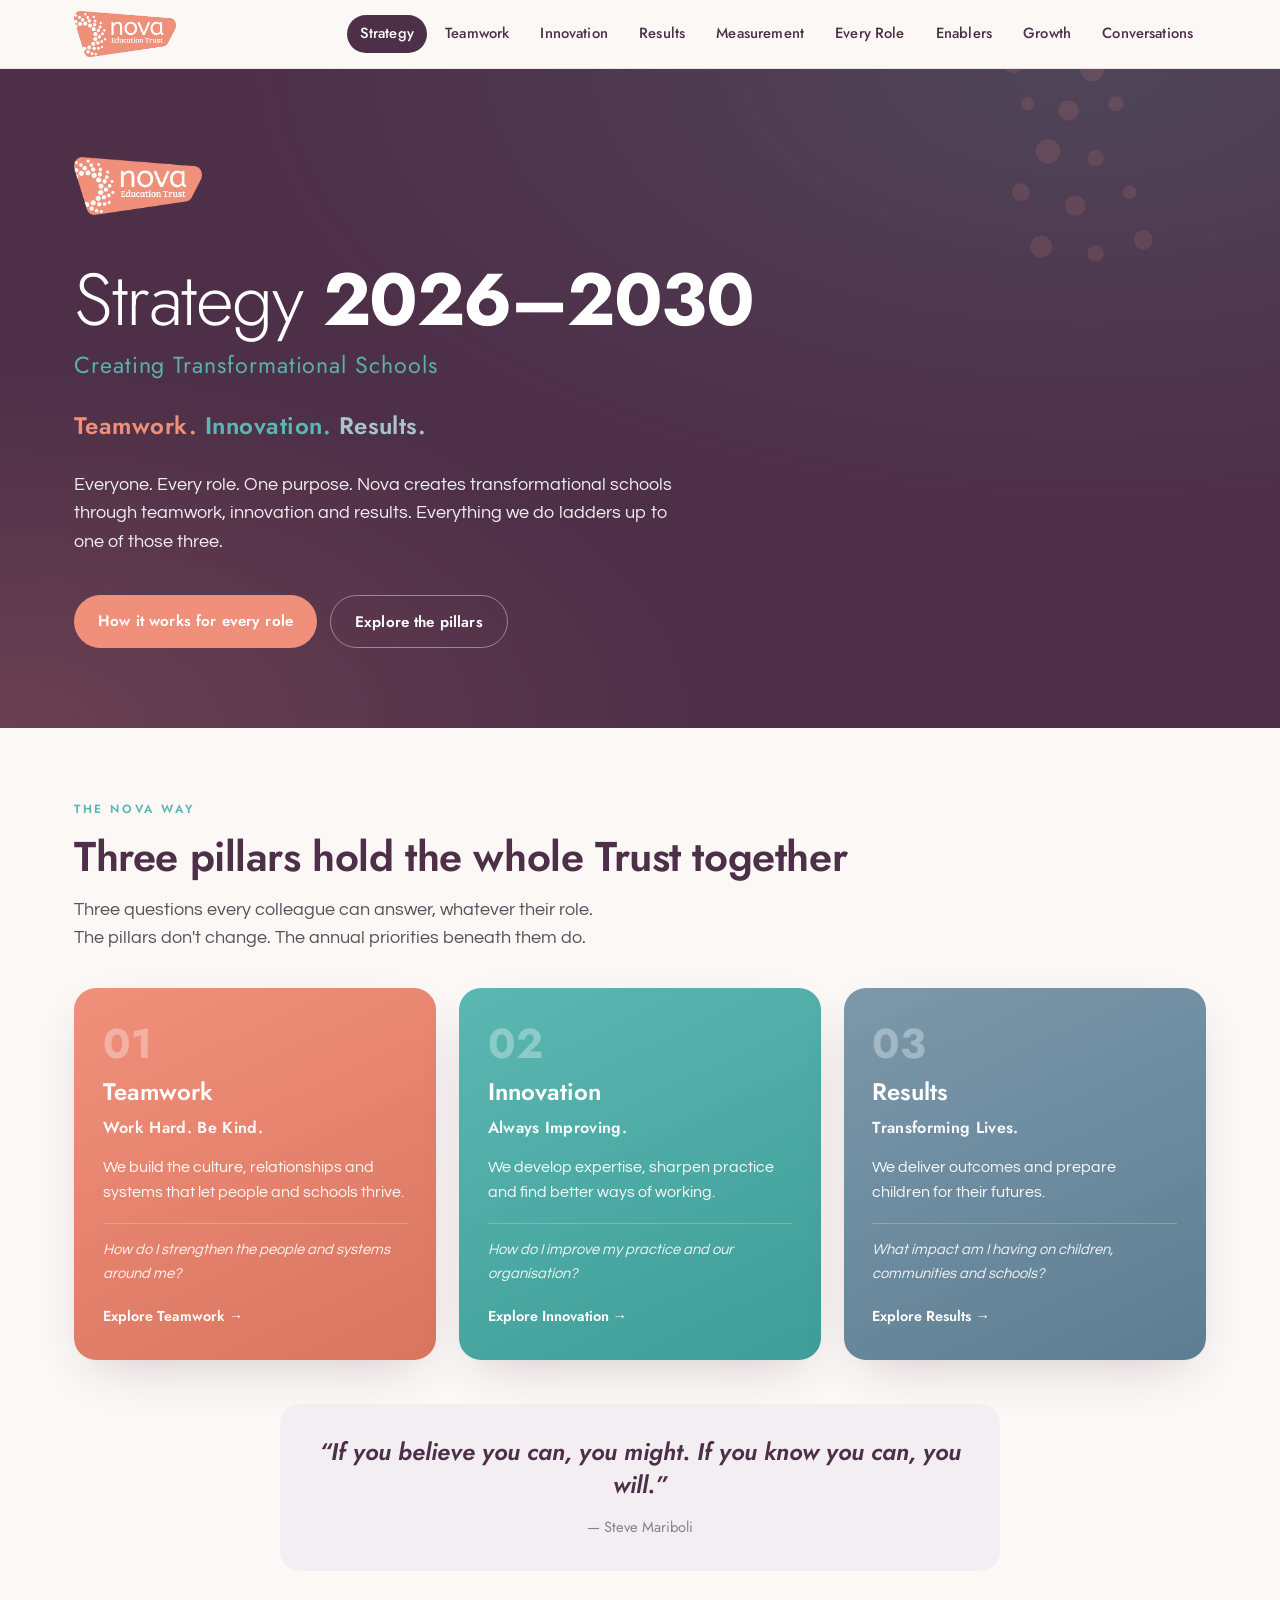
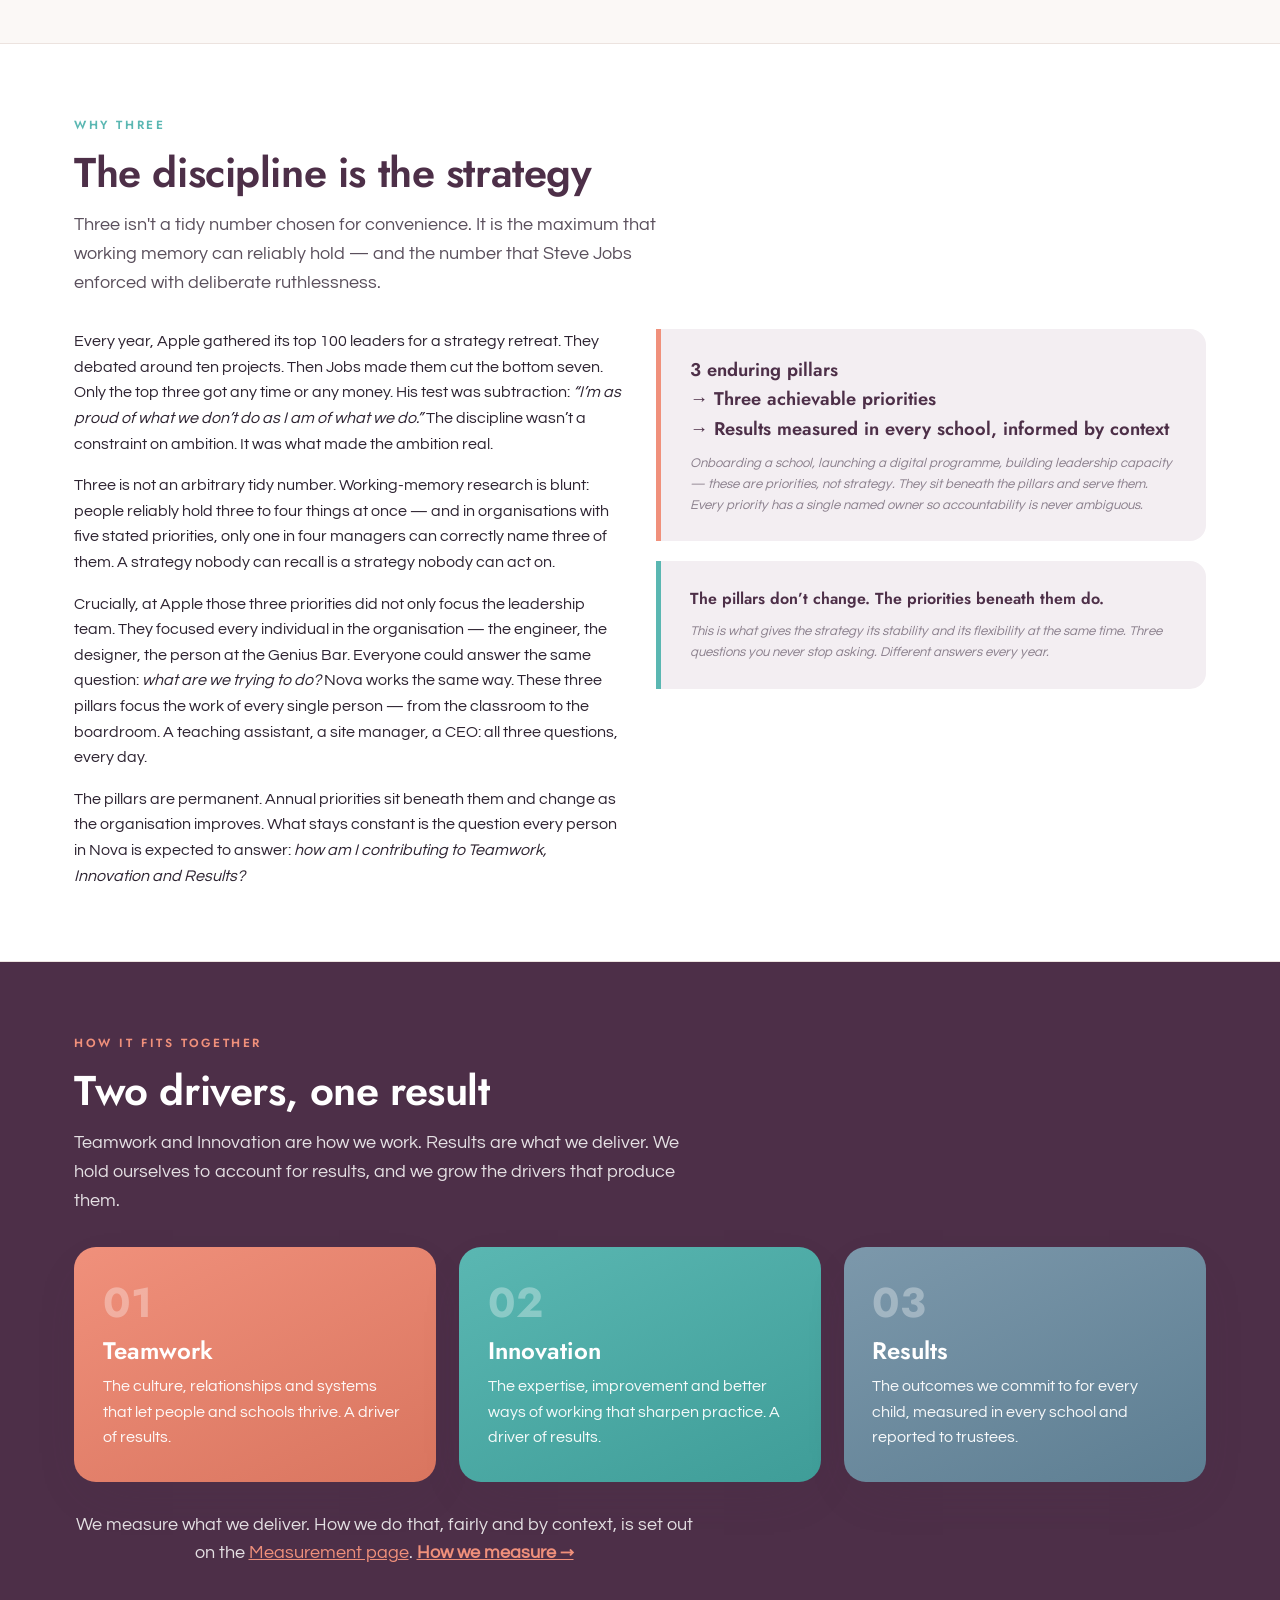
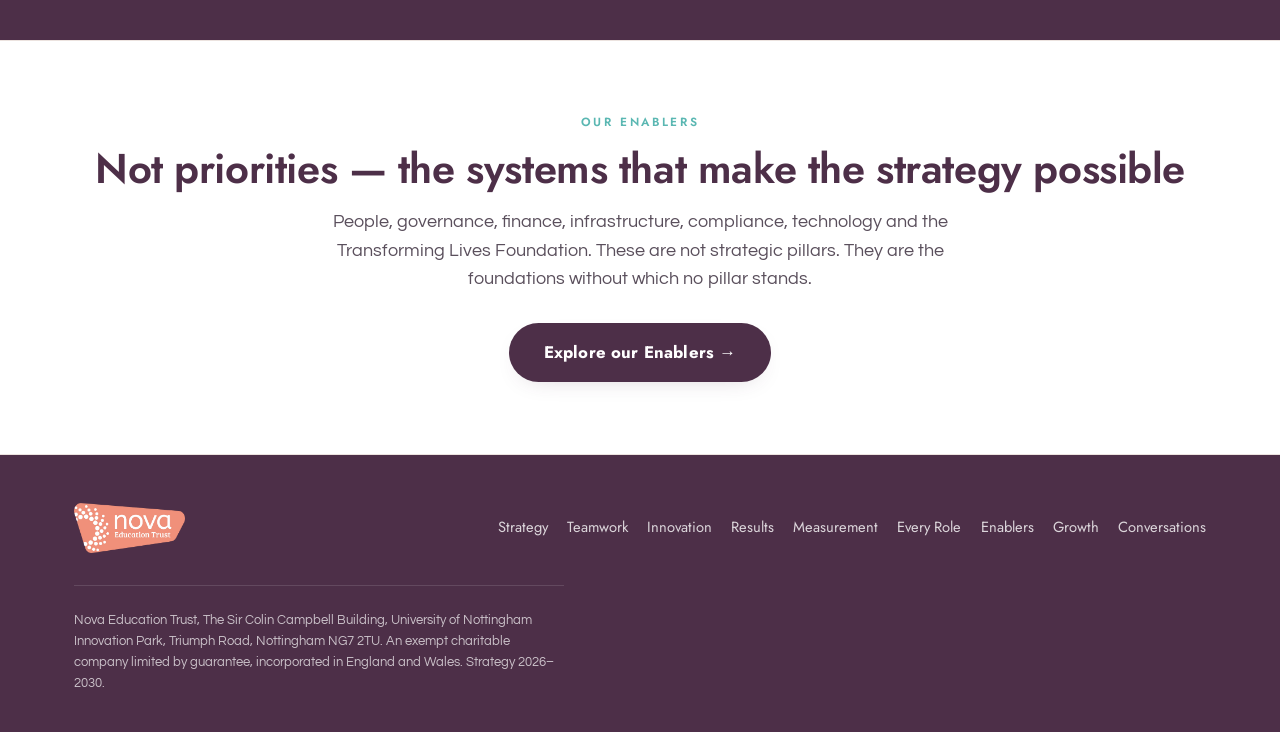
<file: index.html>
<!DOCTYPE html>
<html lang="en-GB">
<head>
<meta charset="UTF-8">
<meta name="viewport" content="width=device-width, initial-scale=1.0">
<title>Nova Education Trust — Strategy 2026–2030</title>
<link rel="stylesheet" href="style.css">
</head>
<body>

<header class="nav">
  <div class="nav-inner">
    <a class="nav-logo" href="index.html"><img src="assets/nova-logo.png" alt="Nova Education Trust"></a>
    <nav class="links">
      <a href="index.html" class="active">Strategy</a>
      <a href="teamwork.html">Teamwork</a>
      <a href="innovation.html">Innovation</a>
      <a href="results.html">Results</a>
      <a href="measurement.html">Measurement</a>
      <a href="performance-framework.html">Every Role</a>
      <a href="enablers.html">Enablers</a>
      <a href="growth.html">Growth</a>
      <a href="conversation-guide.html">Conversations</a>
    </nav>
  </div>
</header>

<!-- HERO -->
<section class="hero">
  <svg class="hero-dots" viewBox="0 0 100 100" xmlns="http://www.w3.org/2000/svg" aria-hidden="true">
    <g fill="#f0907b">
      <circle cx="10" cy="10" r="3"/><circle cx="22" cy="8" r="2.4"/><circle cx="33" cy="12" r="3.4"/>
      <circle cx="14" cy="22" r="2"/><circle cx="26" cy="24" r="3"/><circle cx="40" cy="22" r="2.2"/>
      <circle cx="20" cy="36" r="3.6"/><circle cx="34" cy="38" r="2.4"/><circle cx="12" cy="48" r="2.6"/>
      <circle cx="28" cy="52" r="3"/><circle cx="44" cy="48" r="2"/><circle cx="18" cy="64" r="3.2"/>
      <circle cx="34" cy="66" r="2.4"/><circle cx="48" cy="62" r="2.8"/>
    </g>
  </svg>
  <div class="wrap">
    <img class="logo-white" src="assets/nova-logo-white.png" alt="Nova Education Trust">
    <h1>Strategy <b>2026–2030</b></h1>
    <p class="hero-subtitle">Creating Transformational Schools</p>
    <div class="tagline"><span class="c">Teamwork.</span> <span class="i">Innovation.</span> <span class="r">Results.</span></div>
    <p class="sub">Everyone. Every role. One purpose. Nova creates transformational schools through teamwork, innovation and results. Everything we do ladders up to one of those three.</p>
    <div class="cta">
      <a class="btn btn-primary" href="performance-framework.html">How it works for every role</a>
      <a class="btn btn-ghost" href="teamwork.html">Explore the pillars</a>
    </div>
  </div>
</section>

<!-- THREE PILLARS -->
<section>
  <div class="wrap">
    <div class="reveal">
      <div class="eyebrow">The Nova Way</div>
      <h2 class="section-title">Three pillars hold the whole Trust together</h2>
      <p class="lead">Three questions every colleague can answer, whatever their role.<br>The pillars don't change. The annual priorities beneath them do.</p>
    </div>
    <div class="pillars" style="margin-top:2.2rem">
      <a class="pcard t reveal" href="teamwork.html">
        <div class="num">01</div>
        <h3>Teamwork</h3>

        <div class="motto">Work Hard. Be Kind.</div>
        <p>We build the culture, relationships and systems that let people and schools thrive.</p>
        <div class="q">How do I strengthen the people and systems around me?</div>
        <div class="arrow">Explore Teamwork →</div>
      </a>
      <a class="pcard i reveal" href="innovation.html">
        <div class="num">02</div>
        <h3>Innovation</h3>

        <div class="motto">Always Improving.</div>
        <p>We develop expertise, sharpen practice and find better ways of working.</p>
        <div class="q">How do I improve my practice and our organisation?</div>
        <div class="arrow">Explore Innovation →</div>
      </a>
      <a class="pcard r reveal" href="results.html">
        <div class="num">03</div>
        <h3>Results</h3>

        <div class="motto">Transforming Lives.</div>
        <p>We deliver outcomes and prepare children for their futures.</p>
        <div class="q">What impact am I having on children, communities and schools?</div>
        <div class="arrow">Explore Results →</div>
      </a>
    </div>

    <!-- Steve Mariboli pull quote -->
    <blockquote class="pull-quote reveal">
      <p>&#x201C;If you believe you can, you might. If you know you can, you will.&#x201D;</p>
      <cite>— Steve Mariboli</cite>
    </blockquote>
  </div>
</section>

<!-- WHY THREE -->
<section class="band">
  <div class="wrap">
    <div class="reveal">
      <div class="eyebrow">Why three</div>
      <h2 class="section-title">The discipline is the strategy</h2>
      <p class="lead">Three isn't a tidy number chosen for convenience. It is the maximum that working memory can reliably hold — and the number that Steve Jobs enforced with deliberate ruthlessness.</p>
    </div>
    <div style="display:grid;grid-template-columns:1fr 1fr;gap:2rem;margin-top:2rem" class="reveal">
      <div>
        <p style="margin-bottom:1rem">Every year, Apple gathered its top 100 leaders for a strategy retreat. They debated around ten projects. Then Jobs made them cut the bottom seven. Only the top three got any time or any money. His test was subtraction: <em>&#x201C;I&#x2019;m as proud of what we don&#x2019;t do as I am of what we do.&#x201D;</em> The discipline wasn&#x2019;t a constraint on ambition. It was what made the ambition real.</p>
        <p style="margin-bottom:1rem">Three is not an arbitrary tidy number. Working-memory research is blunt: people reliably hold three to four things at once — and in organisations with five stated priorities, only one in four managers can correctly name three of them. A strategy nobody can recall is a strategy nobody can act on.</p>
        <p style="margin-bottom:1rem">Crucially, at Apple those three priorities did not only focus the leadership team. They focused every individual in the organisation — the engineer, the designer, the person at the Genius Bar. Everyone could answer the same question: <em>what are we trying to do?</em> Nova works the same way. These three pillars focus the work of every single person — from the classroom to the boardroom. A teaching assistant, a site manager, a CEO: all three questions, every day.</p>
        <p>The pillars are permanent. Annual priorities sit beneath them and change as the organisation improves. What stays constant is the question every person in Nova is expected to answer: <em>how am I contributing to Teamwork, Innovation and Results?</em></p>
      </div>
      <div>
        <div class="callout" style="margin-top:0">
          <p style="font-family:var(--display);font-weight:600;font-size:1.15rem">3 enduring pillars<br>&#x2192; Three achievable priorities<br>&#x2192; Results measured in every school, informed by context</p>
          <p class="src">Onboarding a school, launching a digital programme, building leadership capacity — these are priorities, not strategy. They sit beneath the pillars and serve them. Every priority has a single named owner so accountability is never ambiguous.</p>
        </div>
        <div class="callout" style="margin-top:1.2rem;border-left-color:var(--teal)">
          <p style="font-family:var(--display);font-weight:600;font-size:1rem">The pillars don&#x2019;t change. The priorities beneath them do.</p>
          <p class="src">This is what gives the strategy its stability and its flexibility at the same time. Three questions you never stop asking. Different answers every year.</p>
        </div>
      </div>
    </div>
  </div>
</section>

<!-- HOW IT FITS TOGETHER -->
<section class="band-plum">
  <div class="wrap">
    <div class="reveal">
      <div class="eyebrow">How it fits together</div>
      <h2 class="section-title">Two drivers, one result</h2>
      <p class="lead" style="color:rgba(255,255,255,.85);margin-top:1rem">Teamwork and Innovation are how we work. Results are what we deliver. We hold ourselves to account for results, and we grow the drivers that produce them.</p>
    </div>
    <div class="pillars reveal" style="margin-top:2rem">
      <div class="pcard t" style="cursor:default">
        <div class="num">01</div>
        <h3>Teamwork</h3>
        <p>The culture, relationships and systems that let people and schools thrive. A driver of results.</p>
      </div>
      <div class="pcard i" style="cursor:default">
        <div class="num">02</div>
        <h3>Innovation</h3>
        <p>The expertise, improvement and better ways of working that sharpen practice. A driver of results.</p>
      </div>
      <div class="pcard r" style="cursor:default">
        <div class="num">03</div>
        <h3>Results</h3>
        <p>The outcomes we commit to for every child, measured in every school and reported to trustees.</p>
      </div>
    </div>
    <p class="lead reveal" style="color:rgba(255,255,255,.85);margin-top:1.8rem;text-align:center">We measure what we deliver. How we do that, fairly and by context, is set out on the <a href="measurement.html" style="color:var(--coral)">Measurement page</a>. <a href="measurement.html" style="color:var(--coral);font-weight:600">How we measure &#x2192;</a></p>
  </div>
</section>

<!-- ENABLERS CTA -->
<section class="band">
  <div class="wrap" style="text-align:center">
    <div class="reveal">
      <div class="eyebrow">Our enablers</div>
      <h2 class="section-title">Not priorities — the systems that make the strategy possible</h2>
      <p class="lead" style="margin:1rem auto 1.8rem">People, governance, finance, infrastructure, compliance, technology and the Transforming Lives Foundation. These are not strategic pillars. They are the foundations without which no pillar stands.</p>
      <a class="btn btn-enablers" href="enablers.html">Explore our Enablers →</a>
    </div>
  </div>
</section>

<footer>
  <div class="wrap">
    <div class="fgrid">
      <img src="assets/nova-logo-white.png" alt="Nova Education Trust">
      <nav class="fnav">
        <a href="index.html">Strategy</a>
        <a href="teamwork.html">Teamwork</a>
        <a href="innovation.html">Innovation</a>
        <a href="results.html">Results</a>
        <a href="measurement.html">Measurement</a>
        <a href="performance-framework.html">Every Role</a>
        <a href="enablers.html">Enablers</a>
        <a href="growth.html">Growth</a>
        <a href="conversation-guide.html">Conversations</a>
      </nav>
    </div>
    <p class="copy">Nova Education Trust, The Sir Colin Campbell Building, University of Nottingham Innovation Park, Triumph Road, Nottingham NG7 2TU. An exempt charitable company limited by guarantee, incorporated in England and Wales. Strategy 2026–2030.</p>
  </div>
</footer>

<script src="app.js"></script>
</body>
</html>
</file>
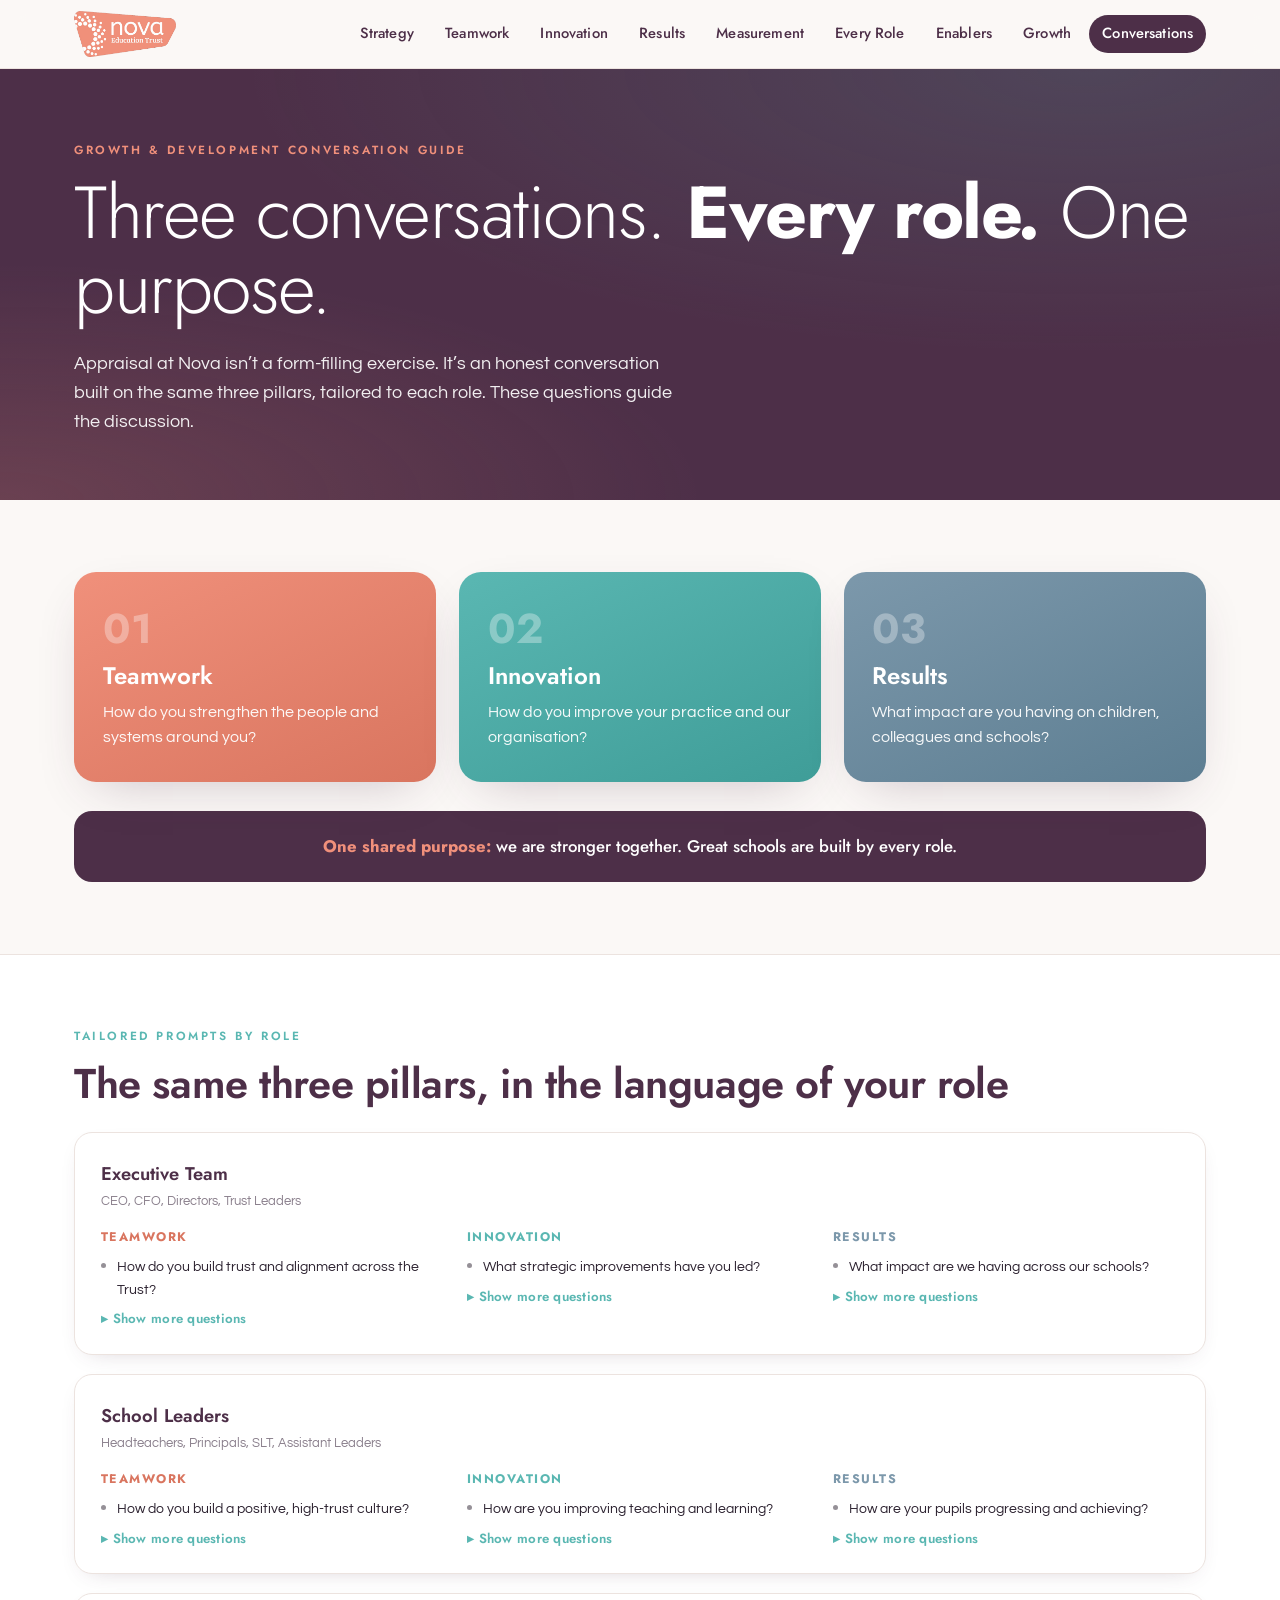
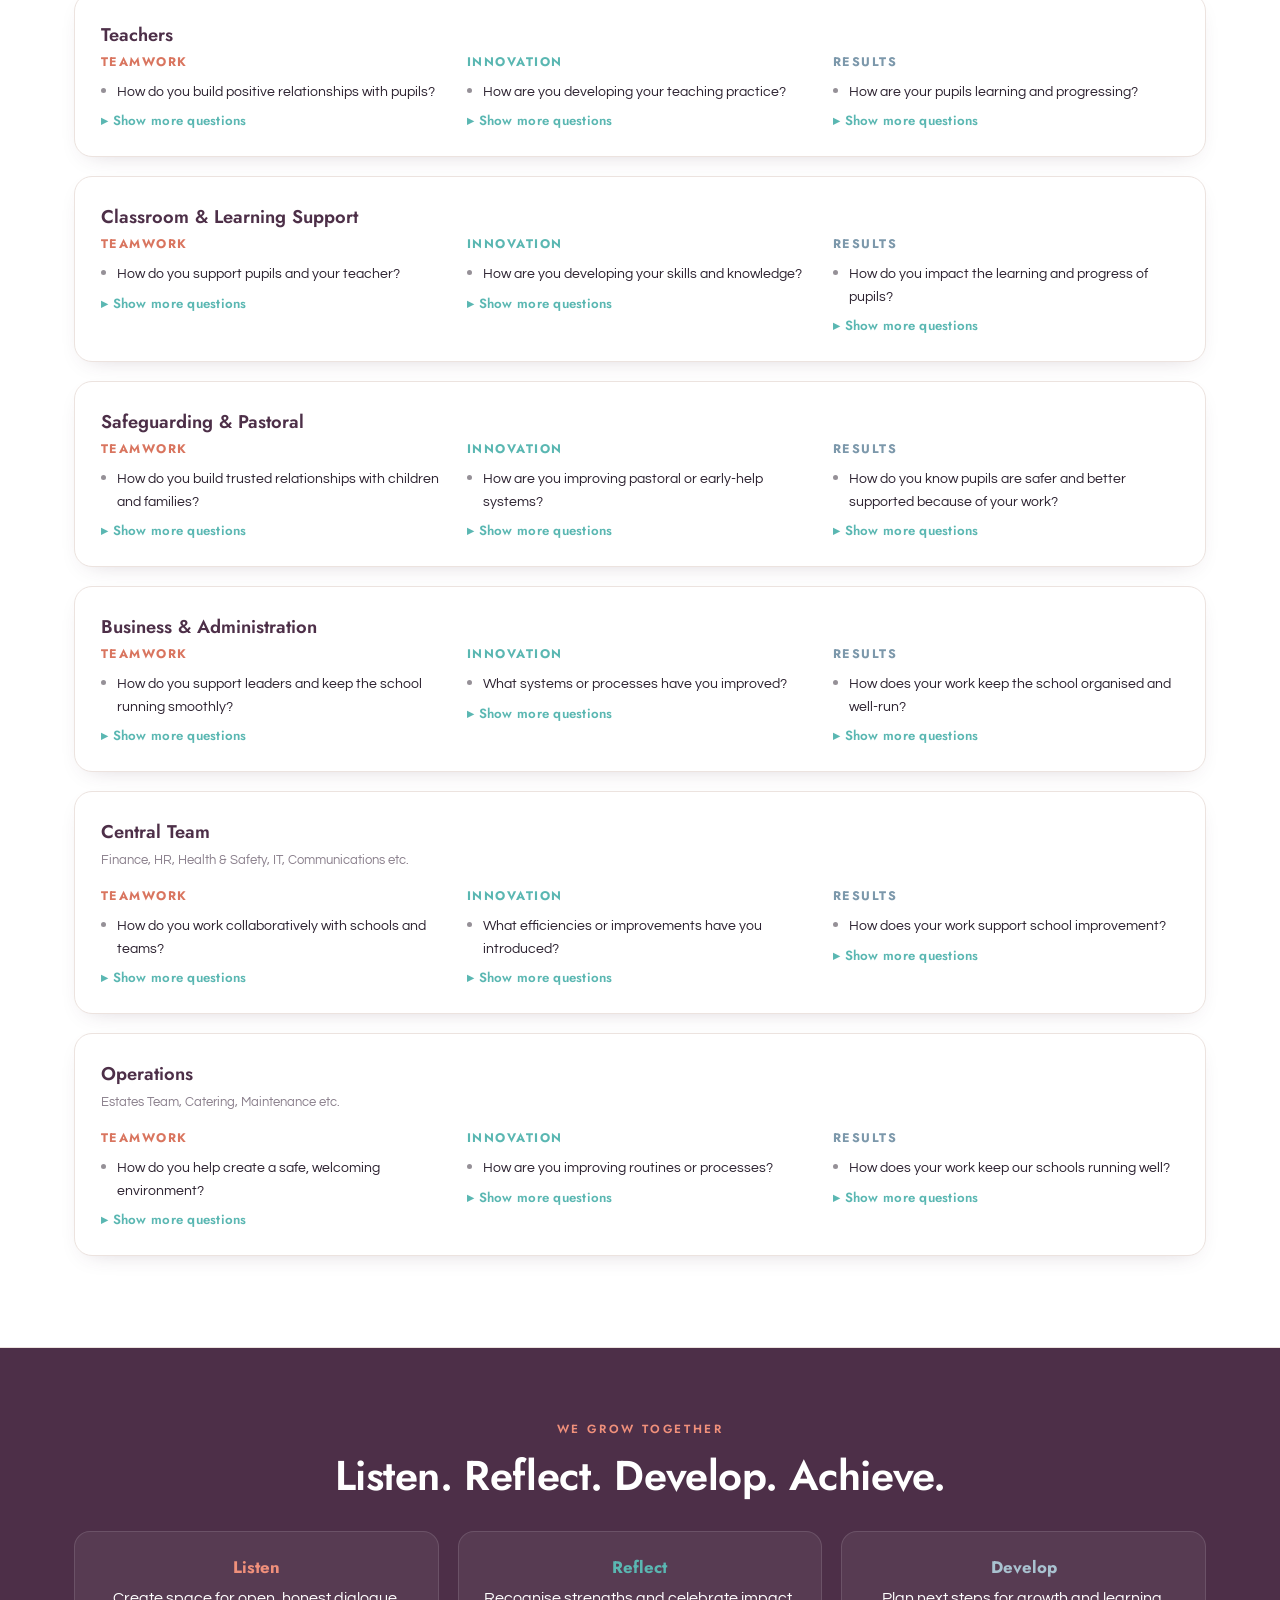
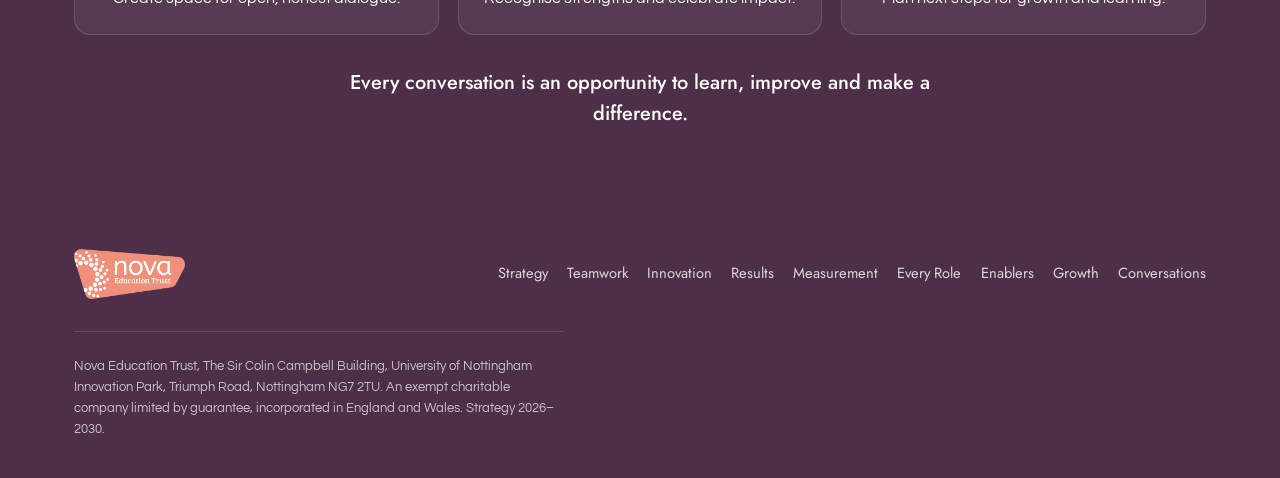
<file: conversation-guide.html>
<!DOCTYPE html>
<html lang="en-GB">
<head>
<meta charset="UTF-8"><meta name="viewport" content="width=device-width, initial-scale=1.0">
<title>Growth &amp; Development Conversation Guide &mdash; Nova Education Trust</title>
<link rel="stylesheet" href="style.css">
</head>
<body>
<header class="nav">
  <div class="nav-inner">
    <a class="nav-logo" href="index.html"><img src="assets/nova-logo.png" alt="Nova Education Trust"></a>
    <nav class="links">
      <a href="index.html">Strategy</a>
      <a href="teamwork.html">Teamwork</a>
      <a href="innovation.html">Innovation</a>
      <a href="results.html">Results</a>
      <a href="measurement.html">Measurement</a>
      <a href="performance-framework.html">Every Role</a>
      <a href="enablers.html">Enablers</a>
      <a href="growth.html">Growth</a>
      <a href="conversation-guide.html" class="active">Conversations</a>
    </nav>
  </div>
</header>

<section class="hero" style="padding:4.5rem 0 4rem">
  <div class="wrap">
    <div class="eyebrow" style="color:var(--coral)">Growth &amp; Development Conversation Guide</div>
    <h1>Three conversations. <b>Every role.</b> One purpose.</h1>
    <p class="sub">Appraisal at Nova isn&rsquo;t a form-filling exercise. It&rsquo;s an honest conversation built on the same three pillars, tailored to each role. These questions guide the discussion.</p>
  </div>
</section>

<section>
  <div class="wrap">
    <div class="pillars reveal">
      <div class="pcard t" style="cursor:default"><div class="num">01</div><h3>Teamwork</h3><p>How do you strengthen the people and systems around you?</p></div>
      <div class="pcard i" style="cursor:default"><div class="num">02</div><h3>Innovation</h3><p>How do you improve your practice and our organisation?</p></div>
      <div class="pcard r" style="cursor:default"><div class="num">03</div><h3>Results</h3><p>What impact are you having on children, colleagues and schools?</p></div>
    </div>
    <div class="purpose reveal"><b>One shared purpose:</b> we are stronger together. Great schools are built by every role.</div>
  </div>
</section>

<section class="band">
  <div class="wrap">
    <div class="reveal"><div class="eyebrow">Tailored prompts by role</div>
    <h2 class="section-title">The same three pillars, in the language of your role</h2></div>
    <div style="margin-top:1.6rem">

      <!-- Executive Team -->
      <div class="conv-role reveal">
        <h3>Executive Team</h3><div class="ex">CEO, CFO, Directors, Trust Leaders</div>
        <div class="conv-cols">
          <div class="ct">
            <h5>Teamwork</h5>
            <ul><li>How do you build trust and alignment across the Trust?</li></ul>
            <div class="conv-extra" id="et-t-extra"><ul><li>How do you develop and empower school leaders?</li><li>How do you create the conditions for staff to thrive?</li></ul></div>
            <button class="conv-more-btn" onclick="toggleExtra('et-t-extra', this)">Show more questions</button>
          </div>
          <div class="ci">
            <h5>Innovation</h5>
            <ul><li>What strategic improvements have you led?</li></ul>
            <div class="conv-extra" id="et-i-extra"><ul><li>How are you driving innovation and system change?</li><li>How are you developing leadership capacity?</li><li>What do you need to learn or explore more deeply?</li></ul></div>
            <button class="conv-more-btn" onclick="toggleExtra('et-i-extra', this)">Show more questions</button>
          </div>
          <div class="cr">
            <h5>Results</h5>
            <ul><li>What impact are we having across our schools?</li></ul>
            <div class="conv-extra" id="et-r-extra"><ul><li>What outcomes demonstrate our strategic priorities?</li><li>How are we improving life chances for children and communities?</li></ul></div>
            <button class="conv-more-btn" onclick="toggleExtra('et-r-extra', this)">Show more questions</button>
          </div>
        </div>
      </div>

      <!-- School Leaders -->
      <div class="conv-role reveal">
        <h3>School Leaders</h3><div class="ex">Headteachers, Principals, SLT, Assistant Leaders</div>
        <div class="conv-cols">
          <div class="ct">
            <h5>Teamwork</h5>
            <ul><li>How do you build a positive, high-trust culture?</li></ul>
            <div class="conv-extra" id="sl-t-extra"><ul><li>How do you develop your staff?</li><li>How do you promote inclusion and wellbeing?</li></ul></div>
            <button class="conv-more-btn" onclick="toggleExtra('sl-t-extra', this)">Show more questions</button>
          </div>
          <div class="ci">
            <h5>Innovation</h5>
            <ul><li>How are you improving teaching and learning?</li></ul>
            <div class="conv-extra" id="sl-i-extra"><ul><li>How are you using evidence and data to improve?</li><li>How do you develop others through coaching?</li><li>What innovation or improvement have you led?</li></ul></div>
            <button class="conv-more-btn" onclick="toggleExtra('sl-i-extra', this)">Show more questions</button>
          </div>
          <div class="cr">
            <h5>Results</h5>
            <ul><li>How are your pupils progressing and achieving?</li></ul>
            <div class="conv-extra" id="sl-r-extra"><ul><li>What impact are you having on attendance and behaviour?</li><li>How are you closing gaps and improving outcomes?</li><li>What are your key priorities for improvement?</li></ul></div>
            <button class="conv-more-btn" onclick="toggleExtra('sl-r-extra', this)">Show more questions</button>
          </div>
        </div>
      </div>

      <!-- Teachers -->
      <div class="conv-role reveal">
        <h3>Teachers</h3>
        <div class="conv-cols">
          <div class="ct">
            <h5>Teamwork</h5>
            <ul><li>How do you build positive relationships with pupils?</li></ul>
            <div class="conv-extra" id="t-t-extra"><ul><li>How do you collaborate and support colleagues?</li><li>How do you create an inclusive classroom?</li></ul></div>
            <button class="conv-more-btn" onclick="toggleExtra('t-t-extra', this)">Show more questions</button>
          </div>
          <div class="ci">
            <h5>Innovation</h5>
            <ul><li>How are you developing your teaching practice?</li></ul>
            <div class="conv-extra" id="t-i-extra"><ul><li>How do you use research or new strategies?</li><li>How do you share ideas or support others?</li><li>What development will have the biggest impact?</li></ul></div>
            <button class="conv-more-btn" onclick="toggleExtra('t-i-extra', this)">Show more questions</button>
          </div>
          <div class="cr">
            <h5>Results</h5>
            <ul><li>How are your pupils learning and progressing?</li></ul>
            <div class="conv-extra" id="t-r-extra"><ul><li>What impact do your lessons have on outcomes?</li><li>How do you know your teaching makes a difference?</li><li>What are your priorities for your pupils?</li></ul></div>
            <button class="conv-more-btn" onclick="toggleExtra('t-r-extra', this)">Show more questions</button>
          </div>
        </div>
      </div>

      <!-- Classroom & Learning Support -->
      <div class="conv-role reveal">
        <h3>Classroom &amp; Learning Support</h3>
        <div class="conv-cols">
          <div class="ct">
            <h5>Teamwork</h5>
            <ul><li>How do you support pupils and your teacher?</li></ul>
            <div class="conv-extra" id="ta-t-extra"><ul><li>How do you build positive relationships?</li><li>How do you help create a calm, positive environment?</li></ul></div>
            <button class="conv-more-btn" onclick="toggleExtra('ta-t-extra', this)">Show more questions</button>
          </div>
          <div class="ci">
            <h5>Innovation</h5>
            <ul><li>How are you developing your skills and knowledge?</li></ul>
            <div class="conv-extra" id="ta-i-extra"><ul><li>What new strategies or ideas have you tried?</li><li>How do you support pupil independence and learning?</li><li>What training or support will help you grow?</li></ul></div>
            <button class="conv-more-btn" onclick="toggleExtra('ta-i-extra', this)">Show more questions</button>
          </div>
          <div class="cr">
            <h5>Results</h5>
            <ul><li>How do you impact the learning and progress of pupils?</li></ul>
            <div class="conv-extra" id="ta-r-extra"><ul><li>What difference do you make to individual pupils?</li><li>How do you know your support is effective?</li><li>What are your goals for the year ahead?</li></ul></div>
            <button class="conv-more-btn" onclick="toggleExtra('ta-r-extra', this)">Show more questions</button>
          </div>
        </div>
      </div>

      <!-- Safeguarding & Pastoral -->
      <div class="conv-role reveal">
        <h3>Safeguarding &amp; Pastoral</h3>
        <div class="conv-cols">
          <div class="ct">
            <h5>Teamwork</h5>
            <ul><li>How do you build trusted relationships with children and families?</li></ul>
            <div class="conv-extra" id="sp-t-extra"><ul><li>How do you work with staff to keep pupils safe and supported?</li><li>How do you help create a culture where every child is known?</li></ul></div>
            <button class="conv-more-btn" onclick="toggleExtra('sp-t-extra', this)">Show more questions</button>
          </div>
          <div class="ci">
            <h5>Innovation</h5>
            <ul><li>How are you improving pastoral or early-help systems?</li></ul>
            <div class="conv-extra" id="sp-i-extra"><ul><li>What new strategies have you used to support vulnerable pupils?</li><li>How do you keep developing your safeguarding and pastoral practice?</li></ul></div>
            <button class="conv-more-btn" onclick="toggleExtra('sp-i-extra', this)">Show more questions</button>
          </div>
          <div class="cr">
            <h5>Results</h5>
            <ul><li>How do you know pupils are safer and better supported because of your work?</li></ul>
            <div class="conv-extra" id="sp-r-extra"><ul><li>What impact do you have on attendance and engagement?</li><li>What are your priorities for the year ahead?</li></ul></div>
            <button class="conv-more-btn" onclick="toggleExtra('sp-r-extra', this)">Show more questions</button>
          </div>
        </div>
      </div>

      <!-- Business & Administration -->
      <div class="conv-role reveal">
        <h3>Business &amp; Administration</h3>
        <div class="conv-cols">
          <div class="ct">
            <h5>Teamwork</h5>
            <ul><li>How do you support leaders and keep the school running smoothly?</li></ul>
            <div class="conv-extra" id="ba-t-extra"><ul><li>How do you provide calm, helpful communication to staff and parents?</li><li>How do you represent Nova&rsquo;s values in your work?</li></ul></div>
            <button class="conv-more-btn" onclick="toggleExtra('ba-t-extra', this)">Show more questions</button>
          </div>
          <div class="ci">
            <h5>Innovation</h5>
            <ul><li>What systems or processes have you improved?</li></ul>
            <div class="conv-extra" id="ba-i-extra"><ul><li>How do you find efficiencies and better ways of working?</li><li>What skills or knowledge will help you do more?</li></ul></div>
            <button class="conv-more-btn" onclick="toggleExtra('ba-i-extra', this)">Show more questions</button>
          </div>
          <div class="cr">
            <h5>Results</h5>
            <ul><li>How does your work keep the school organised and well-run?</li></ul>
            <div class="conv-extra" id="ba-r-extra"><ul><li>What impact do you have on accuracy, finance or service quality?</li><li>What are your priorities for continuous improvement?</li></ul></div>
            <button class="conv-more-btn" onclick="toggleExtra('ba-r-extra', this)">Show more questions</button>
          </div>
        </div>
      </div>

      <!-- Central Team -->
      <div class="conv-role reveal">
        <h3>Central Team</h3><div class="ex">Finance, HR, Health &amp; Safety, IT, Communications etc.</div>
        <div class="conv-cols">
          <div class="ct">
            <h5>Teamwork</h5>
            <ul><li>How do you work collaboratively with schools and teams?</li></ul>
            <div class="conv-extra" id="ct-t-extra"><ul><li>How do you provide excellent service and support?</li><li>How do you represent Nova&rsquo;s values in your work?</li></ul></div>
            <button class="conv-more-btn" onclick="toggleExtra('ct-t-extra', this)">Show more questions</button>
          </div>
          <div class="ci">
            <h5>Innovation</h5>
            <ul><li>What efficiencies or improvements have you introduced?</li></ul>
            <div class="conv-extra" id="ct-i-extra"><ul><li>How are you using technology to add value?</li><li>What skills or knowledge will help you do more?</li><li>How does your specialist advice take into account other key drivers, such as safeguarding and improving teaching and learning standards?</li></ul></div>
            <button class="conv-more-btn" onclick="toggleExtra('ct-i-extra', this)">Show more questions</button>
          </div>
          <div class="cr">
            <h5>Results</h5>
            <ul><li>How does your work support school improvement?</li></ul>
            <div class="conv-extra" id="ct-r-extra"><ul><li>What impact do you have across the Trust?</li><li>How do you measure the effectiveness of your service?</li><li>What are your priorities for continuous improvement?</li></ul></div>
            <button class="conv-more-btn" onclick="toggleExtra('ct-r-extra', this)">Show more questions</button>
          </div>
        </div>
      </div>

      <!-- Operations -->
      <div class="conv-role reveal">
        <h3>Operations</h3><div class="ex">Estates Team, Catering, Maintenance etc.</div>
        <div class="conv-cols">
          <div class="ct">
            <h5>Teamwork</h5>
            <ul><li>How do you help create a safe, welcoming environment?</li></ul>
            <div class="conv-extra" id="so-t-extra"><ul><li>How do you support staff, pupils and visitors?</li><li>How do you take pride in your contribution?</li></ul></div>
            <button class="conv-more-btn" onclick="toggleExtra('so-t-extra', this)">Show more questions</button>
          </div>
          <div class="ci">
            <h5>Innovation</h5>
            <ul><li>How are you improving routines or processes?</li></ul>
            <div class="conv-extra" id="so-i-extra"><ul><li>What ideas have you suggested to make things better?</li><li>How do you keep learning and developing?</li></ul></div>
            <button class="conv-more-btn" onclick="toggleExtra('so-i-extra', this)">Show more questions</button>
          </div>
          <div class="cr">
            <h5>Results</h5>
            <ul><li>How does your work keep our schools running well?</li></ul>
            <div class="conv-extra" id="so-r-extra"><ul><li>What impact do you have on safety and environment?</li><li>What do others say about your contribution?</li><li>What are your goals for the year ahead?</li></ul></div>
            <button class="conv-more-btn" onclick="toggleExtra('so-r-extra', this)">Show more questions</button>
          </div>
        </div>
      </div>

    </div>
  </div>
</section>

<section class="band-plum">
  <div class="wrap reveal" style="text-align:center">
    <div class="eyebrow">We grow together</div>
    <h2 class="section-title">Listen. Reflect. Develop. Achieve.</h2>
    <div class="narrative" style="margin-top:2rem">
      <div class="nt"><b>Listen</b> Create space for open, honest dialogue.</div>
      <div class="ni"><b>Reflect</b> Recognise strengths and celebrate impact.</div>
      <div class="nr"><b>Develop</b> Plan next steps for growth and learning.</div>
    </div>
    <p style="margin:2rem auto 0;font-size:1.25rem;color:#ffffff;max-width:52ch;line-height:1.55;font-family:var(--display);font-weight:500">Every conversation is an opportunity to learn, improve and make a difference.</p>
  </div>
</section>

<footer>
  <div class="wrap">
    <div class="fgrid">
      <img src="assets/nova-logo-white.png" alt="Nova Education Trust">
      <nav class="fnav">
        <a href="index.html">Strategy</a><a href="teamwork.html">Teamwork</a><a href="innovation.html">Innovation</a><a href="results.html">Results</a><a href="measurement.html">Measurement</a><a href="performance-framework.html">Every Role</a><a href="enablers.html">Enablers</a><a href="growth.html">Growth</a><a href="conversation-guide.html">Conversations</a>
      </nav>
    </div>
    <p class="copy">Nova Education Trust, The Sir Colin Campbell Building, University of Nottingham Innovation Park, Triumph Road, Nottingham NG7 2TU. An exempt charitable company limited by guarantee, incorporated in England and Wales. Strategy 2026&ndash;2030.</p>
  </div>
</footer>

<script src="app.js"></script>
<script>
function toggleExtra(id, btn) {
  const el = document.getElementById(id);
  const open = el.classList.toggle('open');
  btn.classList.toggle('open', open);
  btn.textContent = open ? 'Show fewer questions' : 'Show more questions';
}
</script>
</body>
</html>
</file>
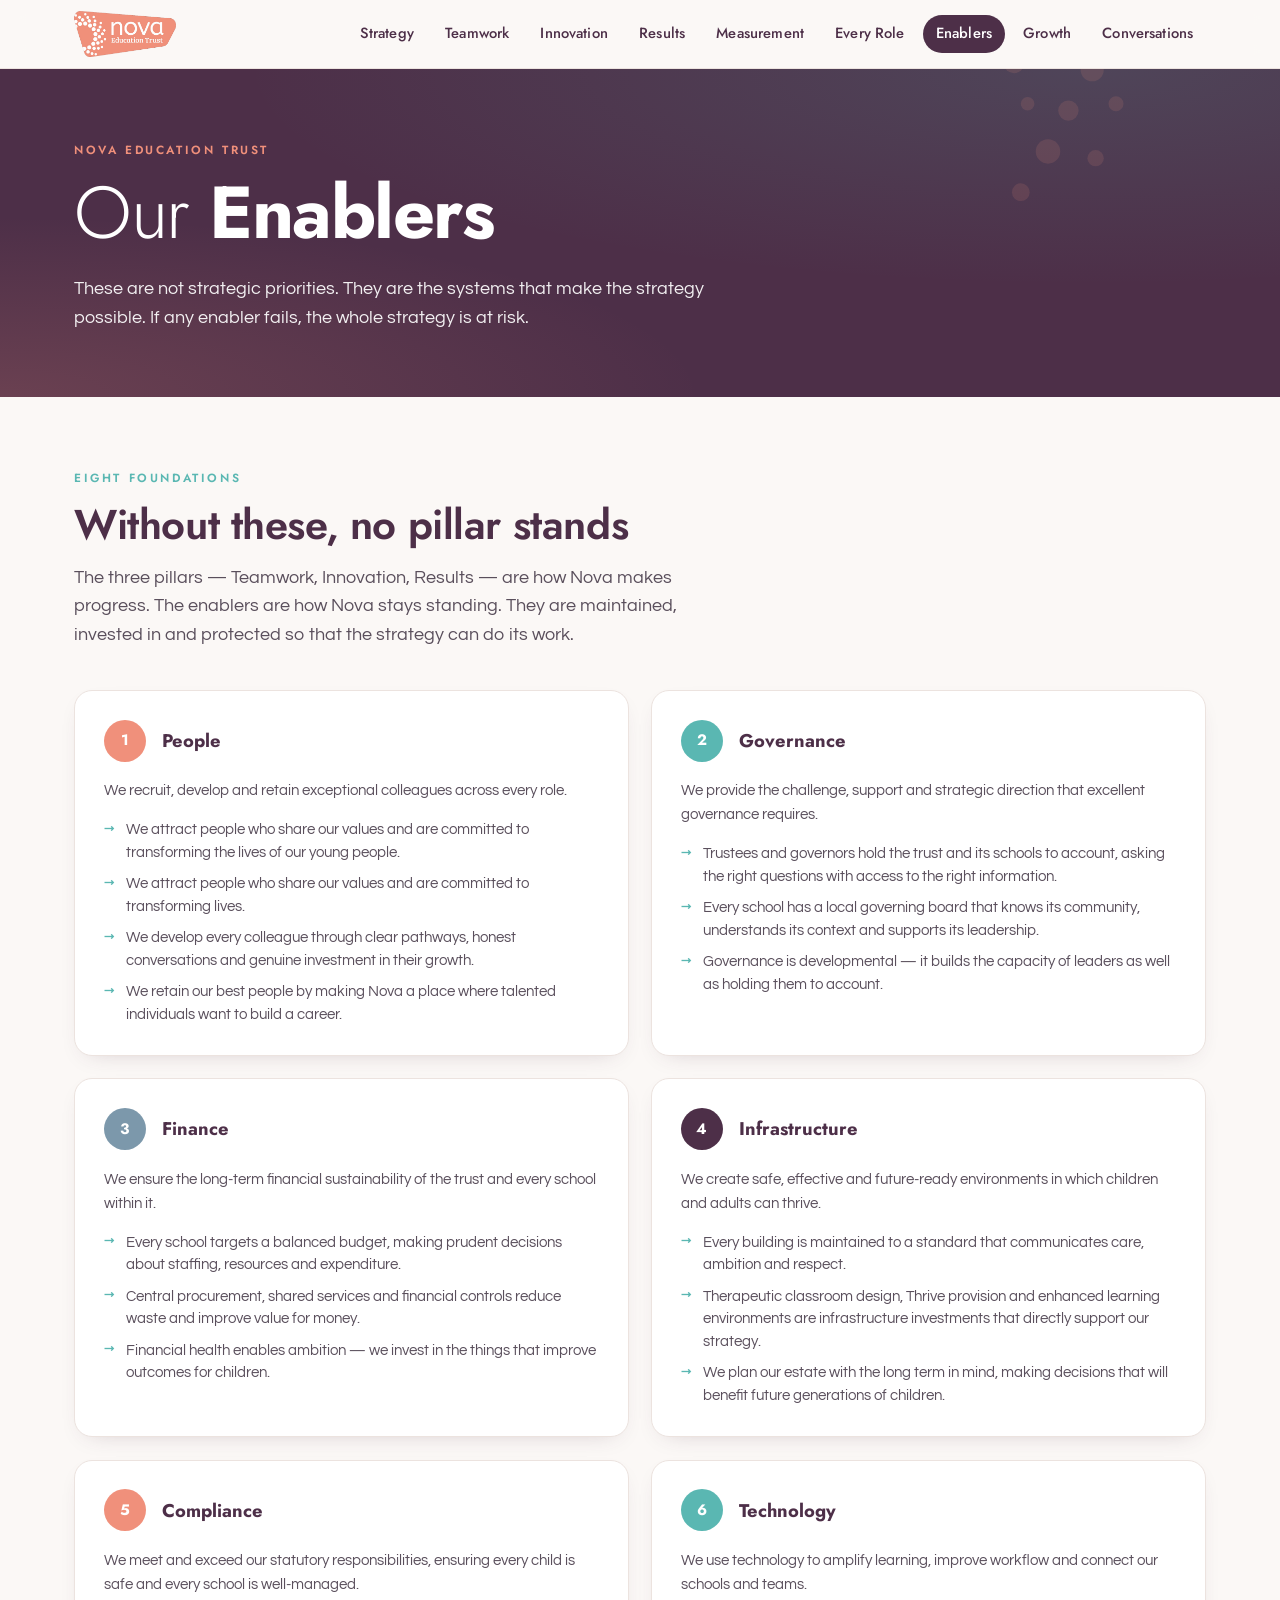
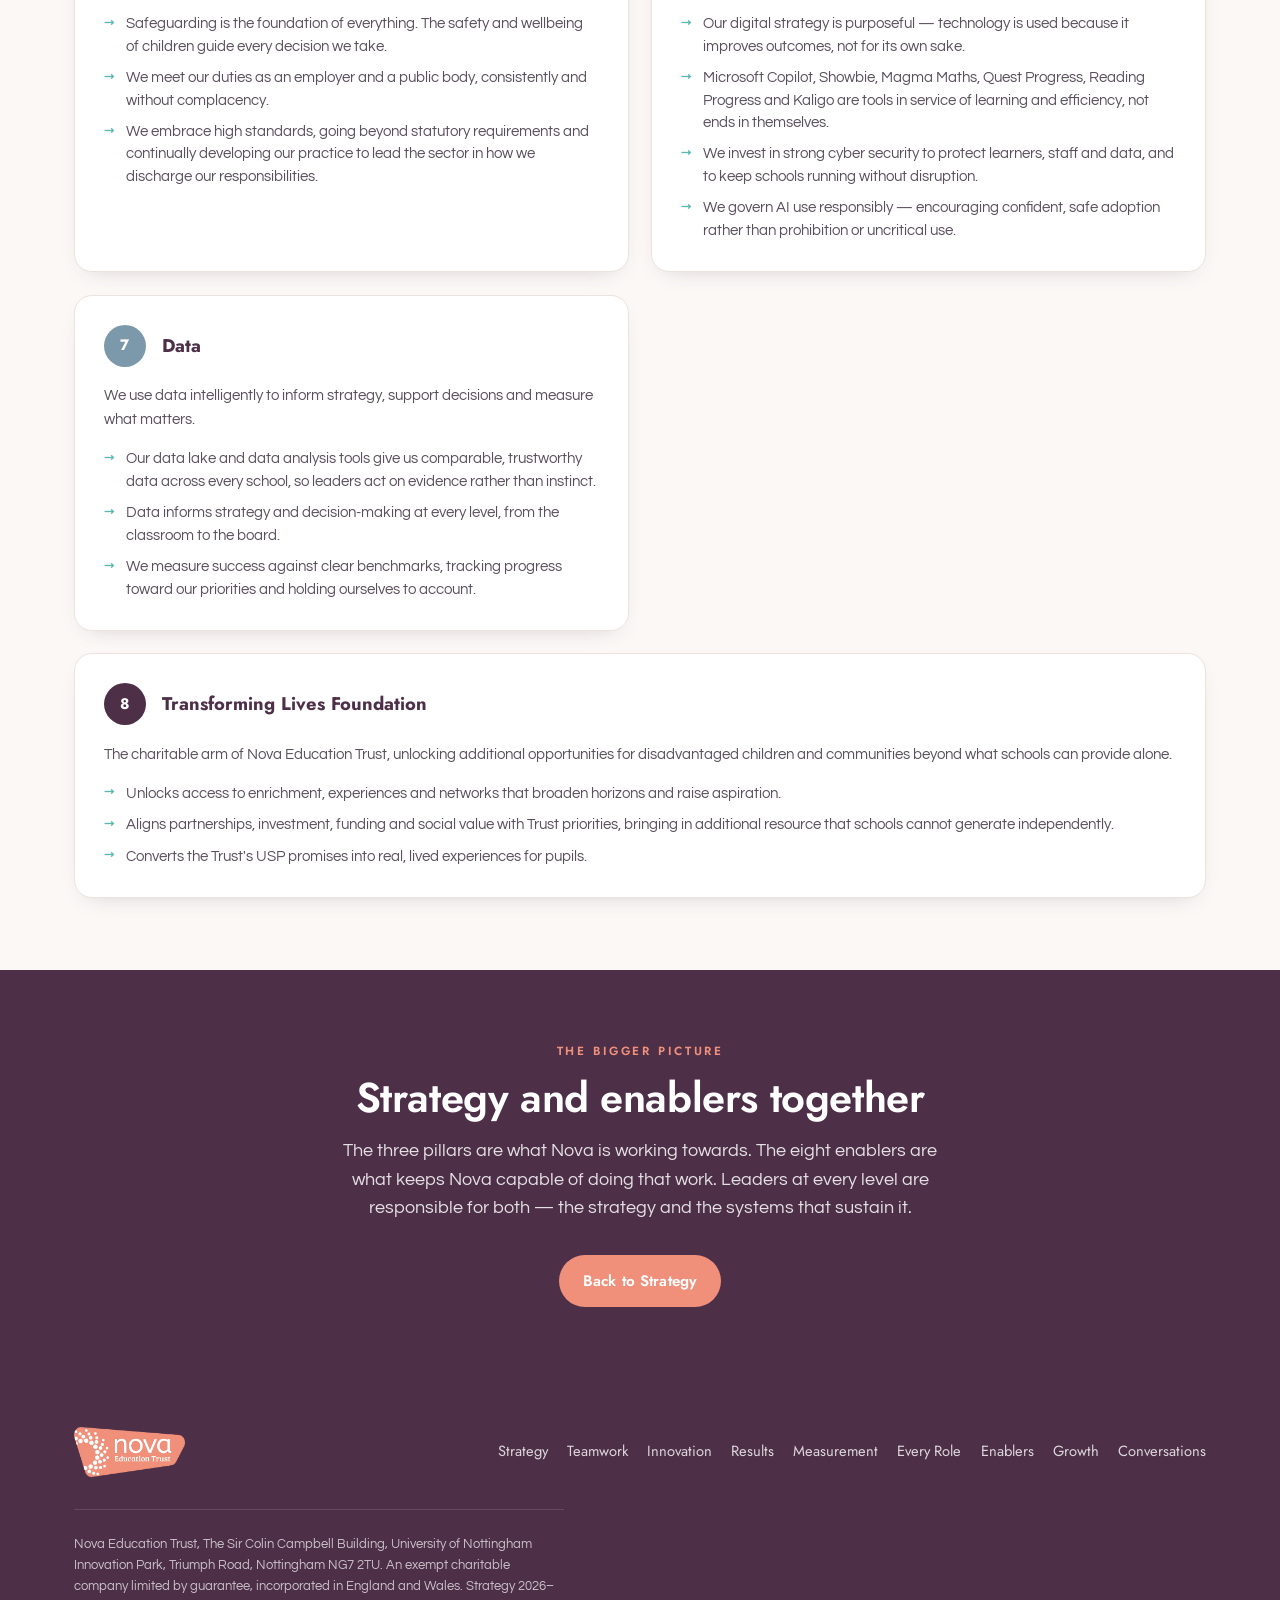
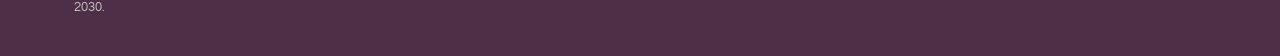
<file: enablers.html>
<!DOCTYPE html>
<html lang="en-GB">
<head>
<meta charset="UTF-8">
<meta name="viewport" content="width=device-width, initial-scale=1.0">
<title>Our Enablers &mdash; Nova Education Trust</title>
<link rel="stylesheet" href="style.css">
</head>
<body>

<header class="nav">
  <div class="nav-inner">
    <a class="nav-logo" href="index.html"><img src="assets/nova-logo.png" alt="Nova Education Trust"></a>
    <nav class="links">
      <a href="index.html">Strategy</a>
      <a href="teamwork.html">Teamwork</a>
      <a href="innovation.html">Innovation</a>
      <a href="results.html">Results</a>
      <a href="measurement.html">Measurement</a>
      <a href="performance-framework.html">Every Role</a>
      <a href="enablers.html" class="active">Enablers</a>
      <a href="growth.html">Growth</a>
      <a href="conversation-guide.html">Conversations</a>
    </nav>
  </div>
</header>

<section class="hero" style="padding:4.5rem 0 4rem">
  <svg class="hero-dots" viewBox="0 0 100 100" xmlns="http://www.w3.org/2000/svg" aria-hidden="true">
    <g fill="#f0907b">
      <circle cx="10" cy="10" r="3"/><circle cx="22" cy="8" r="2.4"/><circle cx="33" cy="12" r="3.4"/>
      <circle cx="14" cy="22" r="2"/><circle cx="26" cy="24" r="3"/><circle cx="40" cy="22" r="2.2"/>
      <circle cx="20" cy="36" r="3.6"/><circle cx="34" cy="38" r="2.4"/><circle cx="12" cy="48" r="2.6"/>
    </g>
  </svg>
  <div class="wrap" style="position:relative;z-index:2">
    <div class="eyebrow" style="color:var(--coral)">Nova Education Trust</div>
    <h1>Our <b>Enablers</b></h1>
    <p class="sub" style="max-width:68ch">These are not strategic priorities. They are the systems that make the strategy possible. If any enabler fails, the whole strategy is at risk.</p>
  </div>
</section>

<section>
  <div class="wrap">
    <div class="reveal">
      <div class="eyebrow">Eight foundations</div>
      <h2 class="section-title">Without these, no pillar stands</h2>
      <p class="lead">The three pillars — Teamwork, Innovation, Results — are how Nova makes progress. The enablers are how Nova stays standing. They are maintained, invested in and protected so that the strategy can do its work.</p>
    </div>
    <div class="enabler-cards reveal">

      <div class="ecard">
        <div class="ecard-head">
          <div class="ecard-num" style="background:var(--coral)">1</div>
          <h3>People</h3>
        </div>
        <p style="font-size:.94rem;color:#5a4f5c;margin-bottom:1rem">We recruit, develop and retain exceptional colleagues across every role.</p>
        <ul>
          <li>We attract people who share our values and are committed to transforming the lives of our young people.</li>
          <li>We attract people who share our values and are committed to transforming lives.</li>
          <li>We develop every colleague through clear pathways, honest conversations and genuine investment in their growth.</li>
          <li>We retain our best people by making Nova a place where talented individuals want to build a career.</li>
        </ul>
      </div>

      <div class="ecard">
        <div class="ecard-head">
          <div class="ecard-num" style="background:var(--teal)">2</div>
          <h3>Governance</h3>
        </div>
        <p style="font-size:.94rem;color:#5a4f5c;margin-bottom:1rem">We provide the challenge, support and strategic direction that excellent governance requires.</p>
        <ul>
          <li>Trustees and governors hold the trust and its schools to account, asking the right questions with access to the right information.</li>
          <li>Every school has a local governing board that knows its community, understands its context and supports its leadership.</li>
          <li>Governance is developmental — it builds the capacity of leaders as well as holding them to account.</li>
        </ul>
      </div>

      <div class="ecard">
        <div class="ecard-head">
          <div class="ecard-num" style="background:var(--slate)">3</div>
          <h3>Finance</h3>
        </div>
        <p style="font-size:.94rem;color:#5a4f5c;margin-bottom:1rem">We ensure the long-term financial sustainability of the trust and every school within it.</p>
        <ul>
          <li>Every school targets a balanced budget, making prudent decisions about staffing, resources and expenditure.</li>
          <li>Central procurement, shared services and financial controls reduce waste and improve value for money.</li>
          <li>Financial health enables ambition — we invest in the things that improve outcomes for children.</li>
        </ul>
      </div>

      <div class="ecard">
        <div class="ecard-head">
          <div class="ecard-num" style="background:var(--plum)">4</div>
          <h3>Infrastructure</h3>
        </div>
        <p style="font-size:.94rem;color:#5a4f5c;margin-bottom:1rem">We create safe, effective and future-ready environments in which children and adults can thrive.</p>
        <ul>
          <li>Every building is maintained to a standard that communicates care, ambition and respect.</li>
          <li>Therapeutic classroom design, Thrive provision and enhanced learning environments are infrastructure investments that directly support our strategy.</li>
          <li>We plan our estate with the long term in mind, making decisions that will benefit future generations of children.</li>
        </ul>
      </div>

      <div class="ecard">
        <div class="ecard-head">
          <div class="ecard-num" style="background:var(--coral)">5</div>
          <h3>Compliance</h3>
        </div>
        <p style="font-size:.94rem;color:#5a4f5c;margin-bottom:1rem">We meet and exceed our statutory responsibilities, ensuring every child is safe and every school is well-managed.</p>
        <ul>
          <li>Safeguarding is the foundation of everything. The safety and wellbeing of children guide every decision we take.</li>
          <li>We meet our duties as an employer and a public body, consistently and without complacency.</li>
          <li>We embrace high standards, going beyond statutory requirements and continually developing our practice to lead the sector in how we discharge our responsibilities.</li>
        </ul>
      </div>

      <div class="ecard">
        <div class="ecard-head">
          <div class="ecard-num" style="background:var(--teal)">6</div>
          <h3>Technology</h3>
        </div>
        <p style="font-size:.94rem;color:#5a4f5c;margin-bottom:1rem">We use technology to amplify learning, improve workflow and connect our schools and teams.</p>
        <ul>
          <li>Our digital strategy is purposeful — technology is used because it improves outcomes, not for its own sake.</li>
          <li>Microsoft Copilot, Showbie, Magma Maths, Quest Progress, Reading Progress and Kaligo are tools in service of learning and efficiency, not ends in themselves.</li>
          <li>We invest in strong cyber security to protect learners, staff and data, and to keep schools running without disruption.</li>
          <li>We govern AI use responsibly — encouraging confident, safe adoption rather than prohibition or uncritical use.</li>
        </ul>
      </div>

      <div class="ecard">
        <div class="ecard-head">
          <div class="ecard-num" style="background:var(--slate)">7</div>
          <h3>Data</h3>
        </div>
        <p style="font-size:.94rem;color:#5a4f5c;margin-bottom:1rem">We use data intelligently to inform strategy, support decisions and measure what matters.</p>
        <ul>
          <li>Our data lake and data analysis tools give us comparable, trustworthy data across every school, so leaders act on evidence rather than instinct.</li>
          <li>Data informs strategy and decision-making at every level, from the classroom to the board.</li>
          <li>We measure success against clear benchmarks, tracking progress toward our priorities and holding ourselves to account.</li>
        </ul>
      </div>

      <div class="ecard" style="grid-column:1/-1">
        <div class="ecard-head">
          <div class="ecard-num" style="background:var(--plum)">8</div>
          <h3>Transforming Lives Foundation</h3>
        </div>
        <p style="font-size:.94rem;color:#5a4f5c;margin-bottom:1rem">The charitable arm of Nova Education Trust, unlocking additional opportunities for disadvantaged children and communities beyond what schools can provide alone.</p>
        <ul>
          <li>Unlocks access to enrichment, experiences and networks that broaden horizons and raise aspiration.</li>
          <li>Aligns partnerships, investment, funding and social value with Trust priorities, bringing in additional resource that schools cannot generate independently.</li>
          <li>Converts the Trust's USP promises into real, lived experiences for pupils.</li>
        </ul>
      </div>

    </div>
  </div>
</section>

<section class="band-plum">
  <div class="wrap reveal" style="text-align:center">
    <div class="eyebrow">The bigger picture</div>
    <h2 class="section-title">Strategy and enablers together</h2>
    <p class="lead" style="margin:1rem auto 0;color:rgba(255,255,255,.85)">The three pillars are what Nova is working towards. The eight enablers are what keeps Nova capable of doing that work. Leaders at every level are responsible for both — the strategy and the systems that sustain it.</p>
    <div style="margin-top:2rem">
      <a class="btn btn-primary" href="index.html">Back to Strategy</a>
    </div>
  </div>
</section>

<footer>
  <div class="wrap">
    <div class="fgrid">
      <img src="assets/nova-logo-white.png" alt="Nova Education Trust">
      <nav class="fnav">
        <a href="index.html">Strategy</a>
        <a href="teamwork.html">Teamwork</a>
        <a href="innovation.html">Innovation</a>
        <a href="results.html">Results</a>
        <a href="measurement.html">Measurement</a>
        <a href="performance-framework.html">Every Role</a>
        <a href="enablers.html">Enablers</a>
        <a href="growth.html">Growth</a>
        <a href="conversation-guide.html">Conversations</a>
      </nav>
    </div>
    <p class="copy">Nova Education Trust, The Sir Colin Campbell Building, University of Nottingham Innovation Park, Triumph Road, Nottingham NG7 2TU. An exempt charitable company limited by guarantee, incorporated in England and Wales. Strategy 2026–2030.</p>
  </div>
</footer>

<script src="app.js"></script>
</body>
</html>
</file>
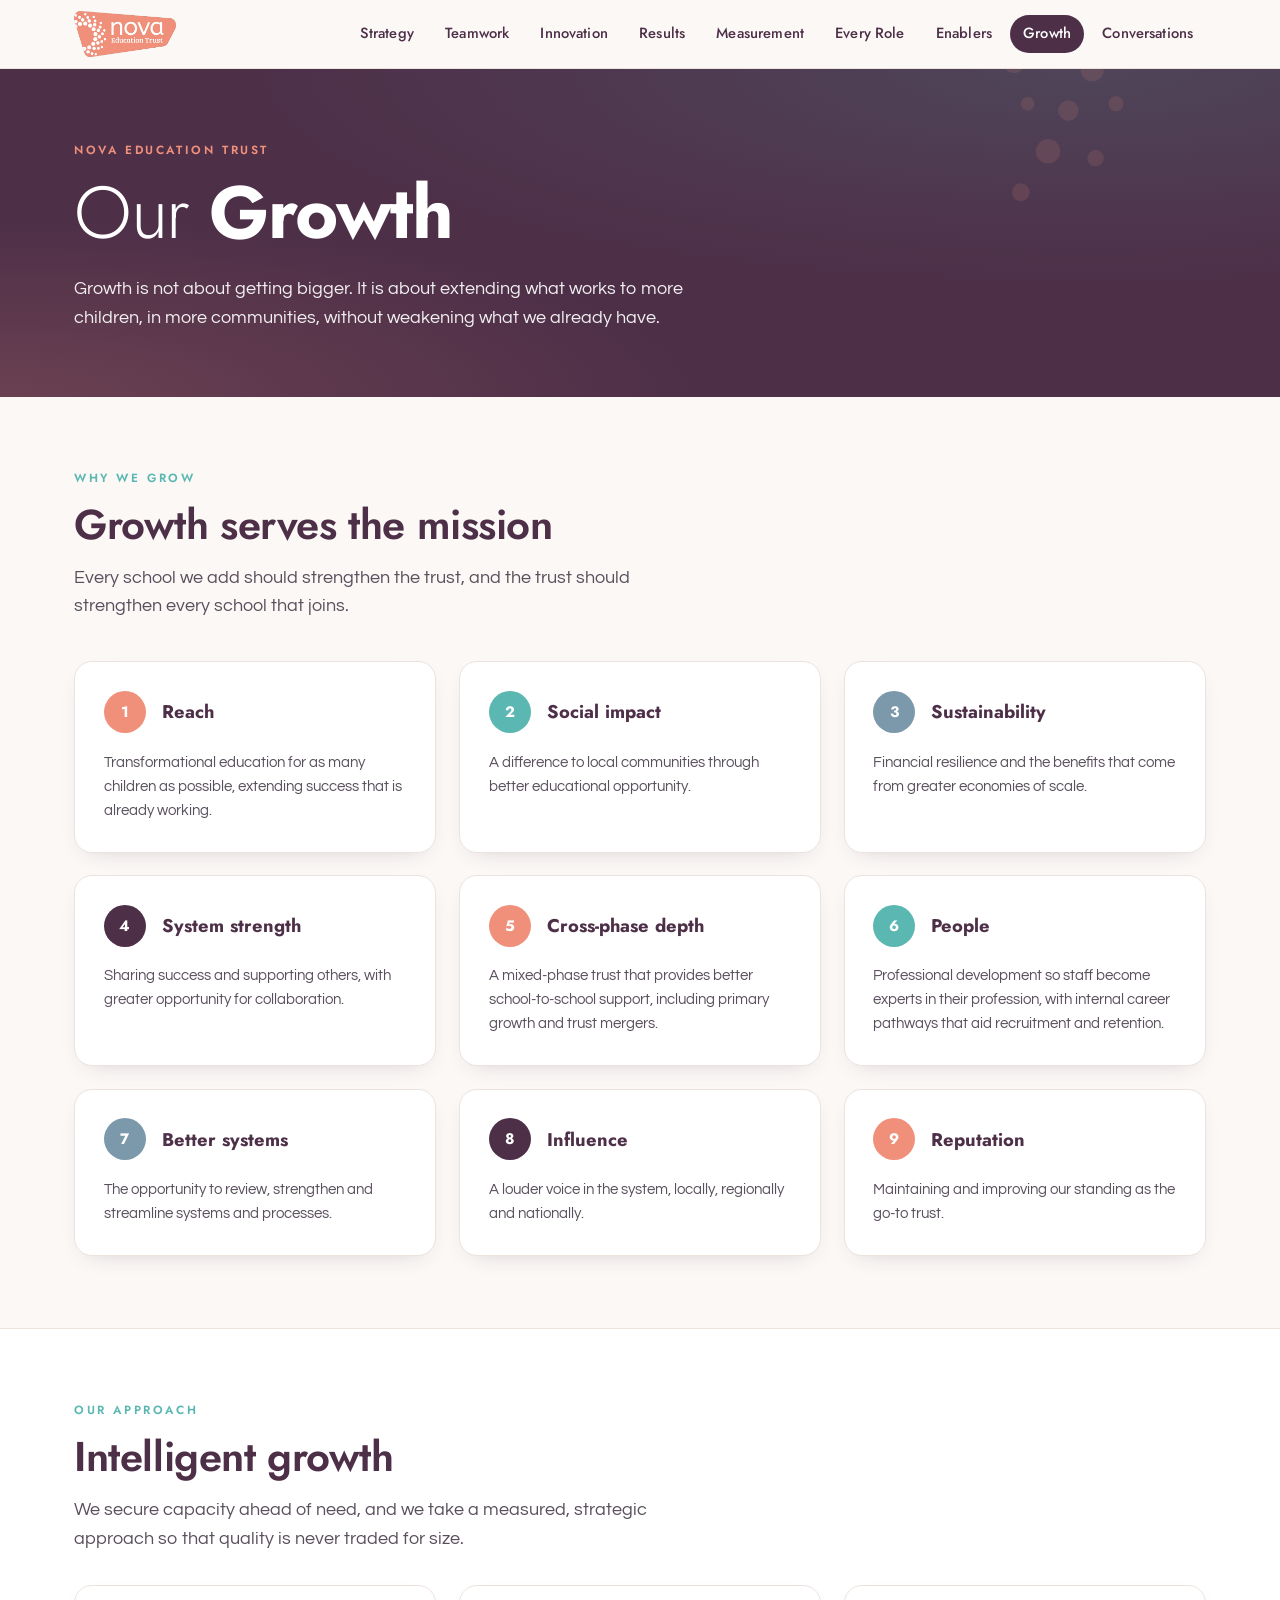
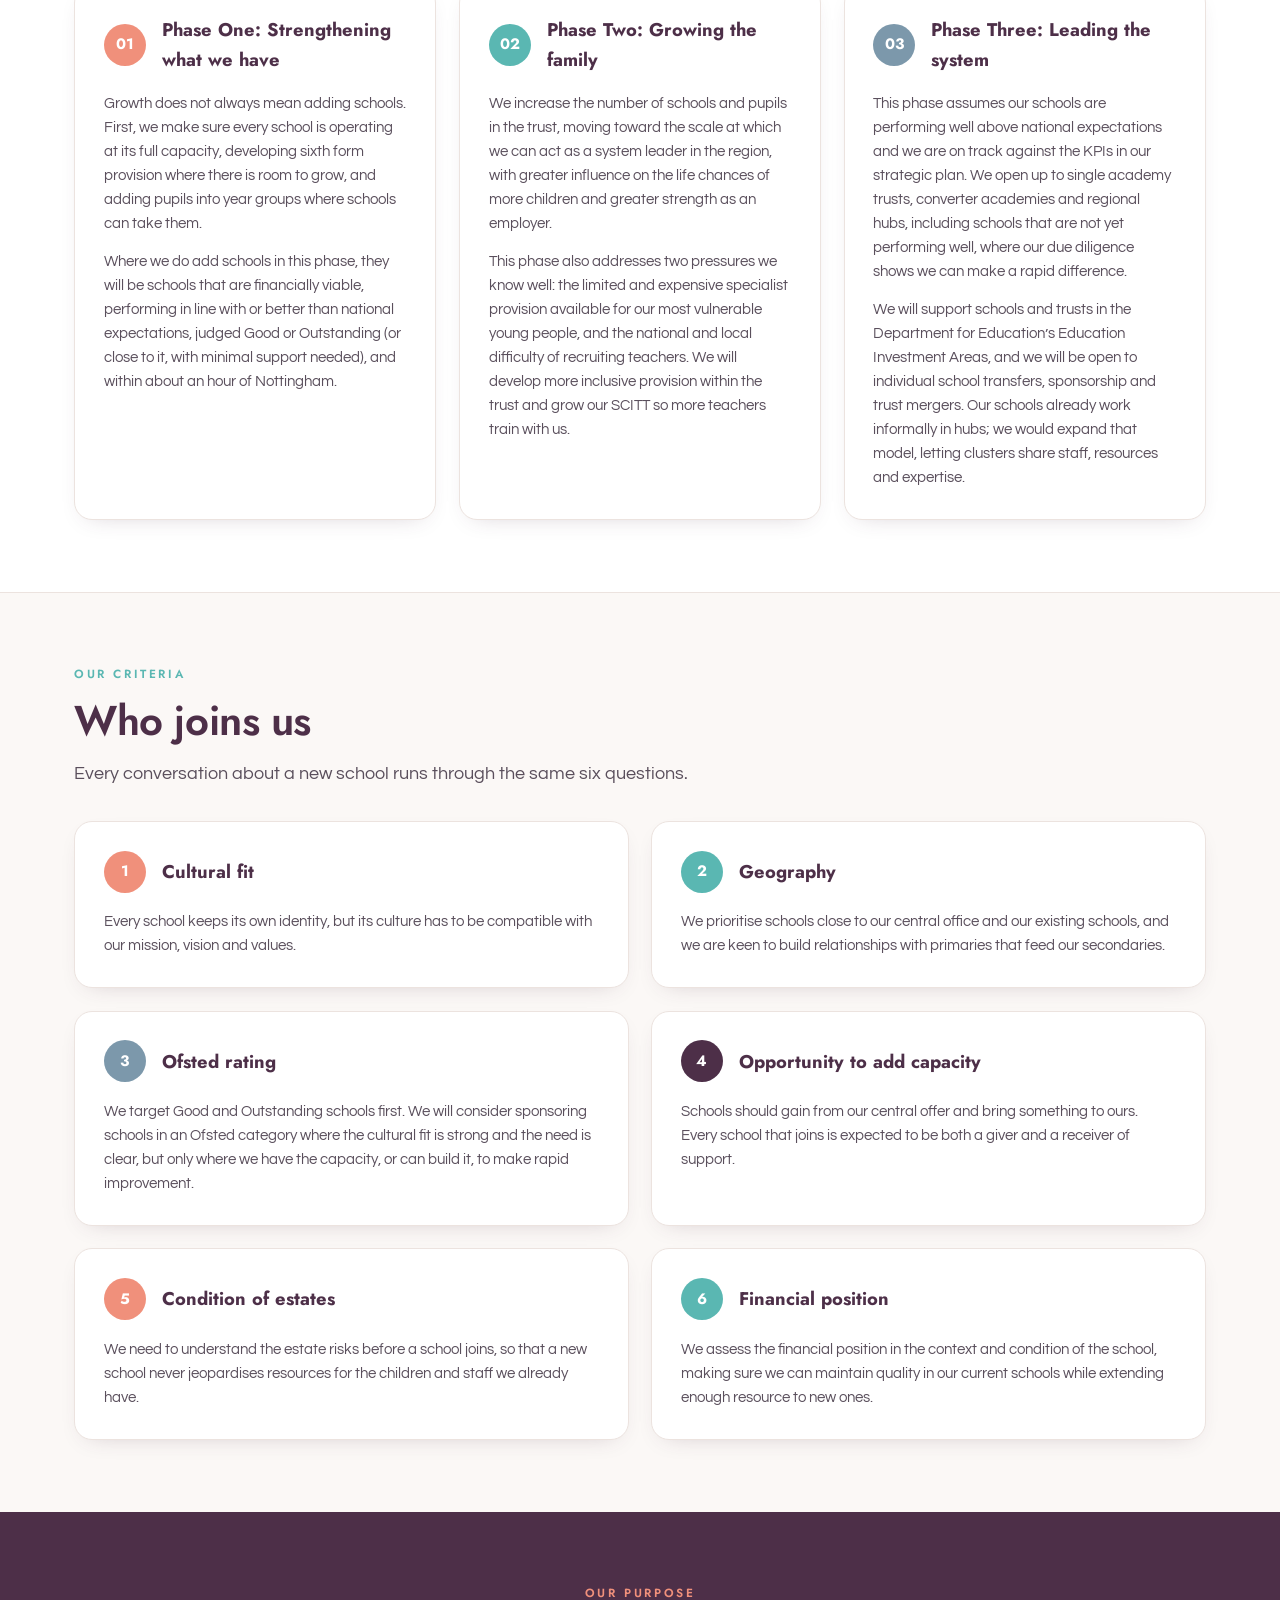
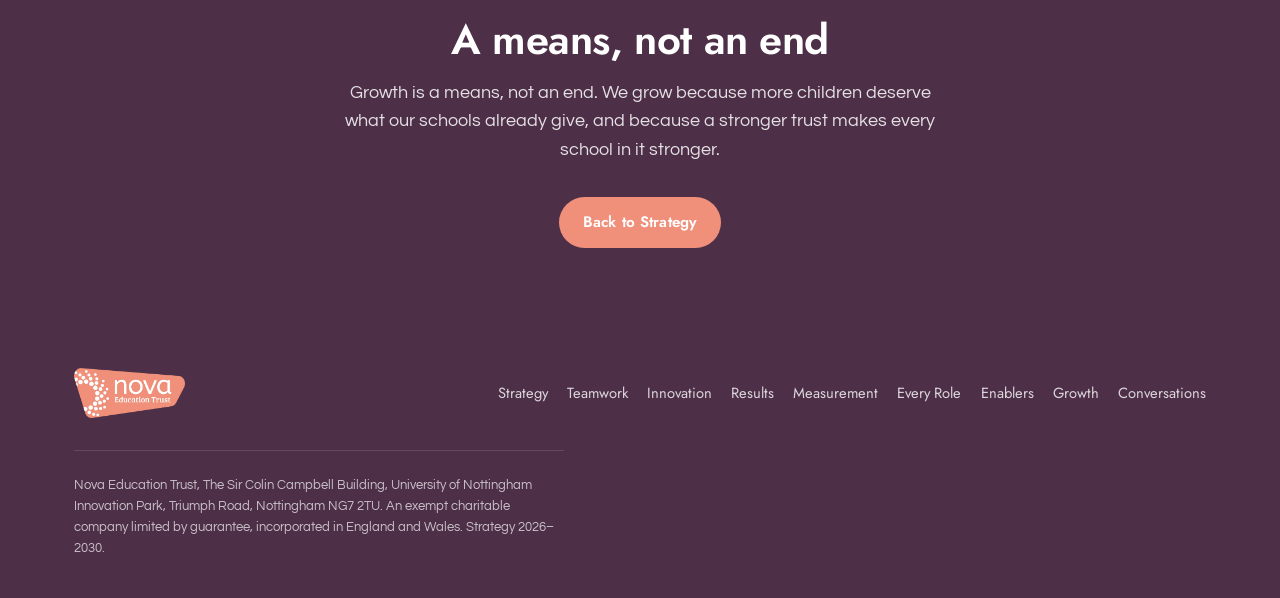
<file: growth.html>
<!DOCTYPE html>
<html lang="en-GB">
<head>
<meta charset="UTF-8">
<meta name="viewport" content="width=device-width, initial-scale=1.0">
<title>Growth &mdash; Nova Education Trust</title>
<link rel="stylesheet" href="style.css">
</head>
<body>

<header class="nav">
  <div class="nav-inner">
    <a class="nav-logo" href="index.html"><img src="assets/nova-logo.png" alt="Nova Education Trust"></a>
    <nav class="links">
      <a href="index.html">Strategy</a>
      <a href="teamwork.html">Teamwork</a>
      <a href="innovation.html">Innovation</a>
      <a href="results.html">Results</a>
      <a href="measurement.html">Measurement</a>
      <a href="performance-framework.html">Every Role</a>
      <a href="enablers.html">Enablers</a>
      <a href="growth.html" class="active">Growth</a>
      <a href="conversation-guide.html">Conversations</a>
    </nav>
  </div>
</header>

<!-- HERO -->
<section class="hero" style="padding:4.5rem 0 4rem">
  <svg class="hero-dots" viewBox="0 0 100 100" xmlns="http://www.w3.org/2000/svg" aria-hidden="true">
    <g fill="#f0907b">
      <circle cx="10" cy="10" r="3"/><circle cx="22" cy="8" r="2.4"/><circle cx="33" cy="12" r="3.4"/>
      <circle cx="14" cy="22" r="2"/><circle cx="26" cy="24" r="3"/><circle cx="40" cy="22" r="2.2"/>
      <circle cx="20" cy="36" r="3.6"/><circle cx="34" cy="38" r="2.4"/><circle cx="12" cy="48" r="2.6"/>
    </g>
  </svg>
  <div class="wrap" style="position:relative;z-index:2">
    <div class="eyebrow" style="color:var(--coral)">Nova Education Trust</div>
    <h1>Our <b>Growth</b></h1>
    <p class="sub" style="max-width:68ch">Growth is not about getting bigger. It is about extending what works to more children, in more communities, without weakening what we already have.</p>
  </div>
</section>

<!-- WHY WE GROW -->
<section>
  <div class="wrap">
    <div class="reveal">
      <div class="eyebrow">Why we grow</div>
      <h2 class="section-title">Growth serves the mission</h2>
      <p class="lead">Every school we add should strengthen the trust, and the trust should strengthen every school that joins.</p>
    </div>
    <div class="enabler-cards reveal" style="grid-template-columns:repeat(3,1fr)">

      <div class="ecard">
        <div class="ecard-head">
          <div class="ecard-num" style="background:var(--coral)">1</div>
          <h3>Reach</h3>
        </div>
        <p style="font-size:.94rem;color:#5a4f5c">Transformational education for as many children as possible, extending success that is already working.</p>
      </div>

      <div class="ecard">
        <div class="ecard-head">
          <div class="ecard-num" style="background:var(--teal)">2</div>
          <h3>Social impact</h3>
        </div>
        <p style="font-size:.94rem;color:#5a4f5c">A difference to local communities through better educational opportunity.</p>
      </div>

      <div class="ecard">
        <div class="ecard-head">
          <div class="ecard-num" style="background:var(--slate)">3</div>
          <h3>Sustainability</h3>
        </div>
        <p style="font-size:.94rem;color:#5a4f5c">Financial resilience and the benefits that come from greater economies of scale.</p>
      </div>

      <div class="ecard">
        <div class="ecard-head">
          <div class="ecard-num" style="background:var(--plum)">4</div>
          <h3>System strength</h3>
        </div>
        <p style="font-size:.94rem;color:#5a4f5c">Sharing success and supporting others, with greater opportunity for collaboration.</p>
      </div>

      <div class="ecard">
        <div class="ecard-head">
          <div class="ecard-num" style="background:var(--coral)">5</div>
          <h3>Cross-phase depth</h3>
        </div>
        <p style="font-size:.94rem;color:#5a4f5c">A mixed-phase trust that provides better school-to-school support, including primary growth and trust mergers.</p>
      </div>

      <div class="ecard">
        <div class="ecard-head">
          <div class="ecard-num" style="background:var(--teal)">6</div>
          <h3>People</h3>
        </div>
        <p style="font-size:.94rem;color:#5a4f5c">Professional development so staff become experts in their profession, with internal career pathways that aid recruitment and retention.</p>
      </div>

      <div class="ecard">
        <div class="ecard-head">
          <div class="ecard-num" style="background:var(--slate)">7</div>
          <h3>Better systems</h3>
        </div>
        <p style="font-size:.94rem;color:#5a4f5c">The opportunity to review, strengthen and streamline systems and processes.</p>
      </div>

      <div class="ecard">
        <div class="ecard-head">
          <div class="ecard-num" style="background:var(--plum)">8</div>
          <h3>Influence</h3>
        </div>
        <p style="font-size:.94rem;color:#5a4f5c">A louder voice in the system, locally, regionally and nationally.</p>
      </div>

      <div class="ecard">
        <div class="ecard-head">
          <div class="ecard-num" style="background:var(--coral)">9</div>
          <h3>Reputation</h3>
        </div>
        <p style="font-size:.94rem;color:#5a4f5c">Maintaining and improving our standing as the go-to trust.</p>
      </div>

    </div>
  </div>
</section>

<!-- INTELLIGENT GROWTH -->
<section class="band">
  <div class="wrap">
    <div class="reveal">
      <div class="eyebrow">Our approach</div>
      <h2 class="section-title">Intelligent growth</h2>
      <p class="lead">We secure capacity ahead of need, and we take a measured, strategic approach so that quality is never traded for size.</p>
    </div>
    <div class="enabler-cards reveal" style="grid-template-columns:repeat(3,1fr);margin-top:2rem">

      <div class="ecard">
        <div class="ecard-head">
          <div class="ecard-num" style="background:var(--coral)">01</div>
          <h3>Phase One: Strengthening what we have</h3>
        </div>
        <p style="font-size:.94rem;color:#5a4f5c;margin-bottom:.85rem">Growth does not always mean adding schools. First, we make sure every school is operating at its full capacity, developing sixth form provision where there is room to grow, and adding pupils into year groups where schools can take them.</p>
        <p style="font-size:.94rem;color:#5a4f5c">Where we do add schools in this phase, they will be schools that are financially viable, performing in line with or better than national expectations, judged Good or Outstanding (or close to it, with minimal support needed), and within about an hour of Nottingham.</p>
      </div>

      <div class="ecard">
        <div class="ecard-head">
          <div class="ecard-num" style="background:var(--teal)">02</div>
          <h3>Phase Two: Growing the family</h3>
        </div>
        <p style="font-size:.94rem;color:#5a4f5c;margin-bottom:.85rem">We increase the number of schools and pupils in the trust, moving toward the scale at which we can act as a system leader in the region, with greater influence on the life chances of more children and greater strength as an employer.</p>
        <p style="font-size:.94rem;color:#5a4f5c">This phase also addresses two pressures we know well: the limited and expensive specialist provision available for our most vulnerable young people, and the national and local difficulty of recruiting teachers. We will develop more inclusive provision within the trust and grow our SCITT so more teachers train with us.</p>
      </div>

      <div class="ecard">
        <div class="ecard-head">
          <div class="ecard-num" style="background:var(--slate)">03</div>
          <h3>Phase Three: Leading the system</h3>
        </div>
        <p style="font-size:.94rem;color:#5a4f5c;margin-bottom:.85rem">This phase assumes our schools are performing well above national expectations and we are on track against the KPIs in our strategic plan. We open up to single academy trusts, converter academies and regional hubs, including schools that are not yet performing well, where our due diligence shows we can make a rapid difference.</p>
        <p style="font-size:.94rem;color:#5a4f5c">We will support schools and trusts in the Department for Education&rsquo;s Education Investment Areas, and we will be open to individual school transfers, sponsorship and trust mergers. Our schools already work informally in hubs; we would expand that model, letting clusters share staff, resources and expertise.</p>
      </div>

    </div>
  </div>
</section>

<!-- WHO JOINS US -->
<section>
  <div class="wrap">
    <div class="reveal">
      <div class="eyebrow">Our criteria</div>
      <h2 class="section-title">Who joins us</h2>
      <p class="lead">Every conversation about a new school runs through the same six questions.</p>
    </div>
    <div class="enabler-cards reveal" style="margin-top:2rem">

      <div class="ecard">
        <div class="ecard-head">
          <div class="ecard-num" style="background:var(--coral)">1</div>
          <h3>Cultural fit</h3>
        </div>
        <p style="font-size:.94rem;color:#5a4f5c">Every school keeps its own identity, but its culture has to be compatible with our mission, vision and values.</p>
      </div>

      <div class="ecard">
        <div class="ecard-head">
          <div class="ecard-num" style="background:var(--teal)">2</div>
          <h3>Geography</h3>
        </div>
        <p style="font-size:.94rem;color:#5a4f5c">We prioritise schools close to our central office and our existing schools, and we are keen to build relationships with primaries that feed our secondaries.</p>
      </div>

      <div class="ecard">
        <div class="ecard-head">
          <div class="ecard-num" style="background:var(--slate)">3</div>
          <h3>Ofsted rating</h3>
        </div>
        <p style="font-size:.94rem;color:#5a4f5c">We target Good and Outstanding schools first. We will consider sponsoring schools in an Ofsted category where the cultural fit is strong and the need is clear, but only where we have the capacity, or can build it, to make rapid improvement.</p>
      </div>

      <div class="ecard">
        <div class="ecard-head">
          <div class="ecard-num" style="background:var(--plum)">4</div>
          <h3>Opportunity to add capacity</h3>
        </div>
        <p style="font-size:.94rem;color:#5a4f5c">Schools should gain from our central offer and bring something to ours. Every school that joins is expected to be both a giver and a receiver of support.</p>
      </div>

      <div class="ecard">
        <div class="ecard-head">
          <div class="ecard-num" style="background:var(--coral)">5</div>
          <h3>Condition of estates</h3>
        </div>
        <p style="font-size:.94rem;color:#5a4f5c">We need to understand the estate risks before a school joins, so that a new school never jeopardises resources for the children and staff we already have.</p>
      </div>

      <div class="ecard">
        <div class="ecard-head">
          <div class="ecard-num" style="background:var(--teal)">6</div>
          <h3>Financial position</h3>
        </div>
        <p style="font-size:.94rem;color:#5a4f5c">We assess the financial position in the context and condition of the school, making sure we can maintain quality in our current schools while extending enough resource to new ones.</p>
      </div>

    </div>
  </div>
</section>

<!-- CLOSING -->
<section class="band-plum">
  <div class="wrap reveal" style="text-align:center">
    <div class="eyebrow">Our purpose</div>
    <h2 class="section-title">A means, not an end</h2>
    <p class="lead" style="margin:1rem auto 0;color:rgba(255,255,255,.85)">Growth is a means, not an end. We grow because more children deserve what our schools already give, and because a stronger trust makes every school in it stronger.</p>
    <div style="margin-top:2rem">
      <a class="btn btn-primary" href="index.html">Back to Strategy</a>
    </div>
  </div>
</section>

<footer>
  <div class="wrap">
    <div class="fgrid">
      <img src="assets/nova-logo-white.png" alt="Nova Education Trust">
      <nav class="fnav">
        <a href="index.html">Strategy</a>
        <a href="teamwork.html">Teamwork</a>
        <a href="innovation.html">Innovation</a>
        <a href="results.html">Results</a>
        <a href="measurement.html">Measurement</a>
        <a href="performance-framework.html">Every Role</a>
        <a href="enablers.html">Enablers</a>
        <a href="growth.html">Growth</a>
        <a href="conversation-guide.html">Conversations</a>
      </nav>
    </div>
    <p class="copy">Nova Education Trust, The Sir Colin Campbell Building, University of Nottingham Innovation Park, Triumph Road, Nottingham NG7 2TU. An exempt charitable company limited by guarantee, incorporated in England and Wales. Strategy 2026&ndash;2030.</p>
  </div>
</footer>

<script src="app.js"></script>
</body>
</html>
</file>
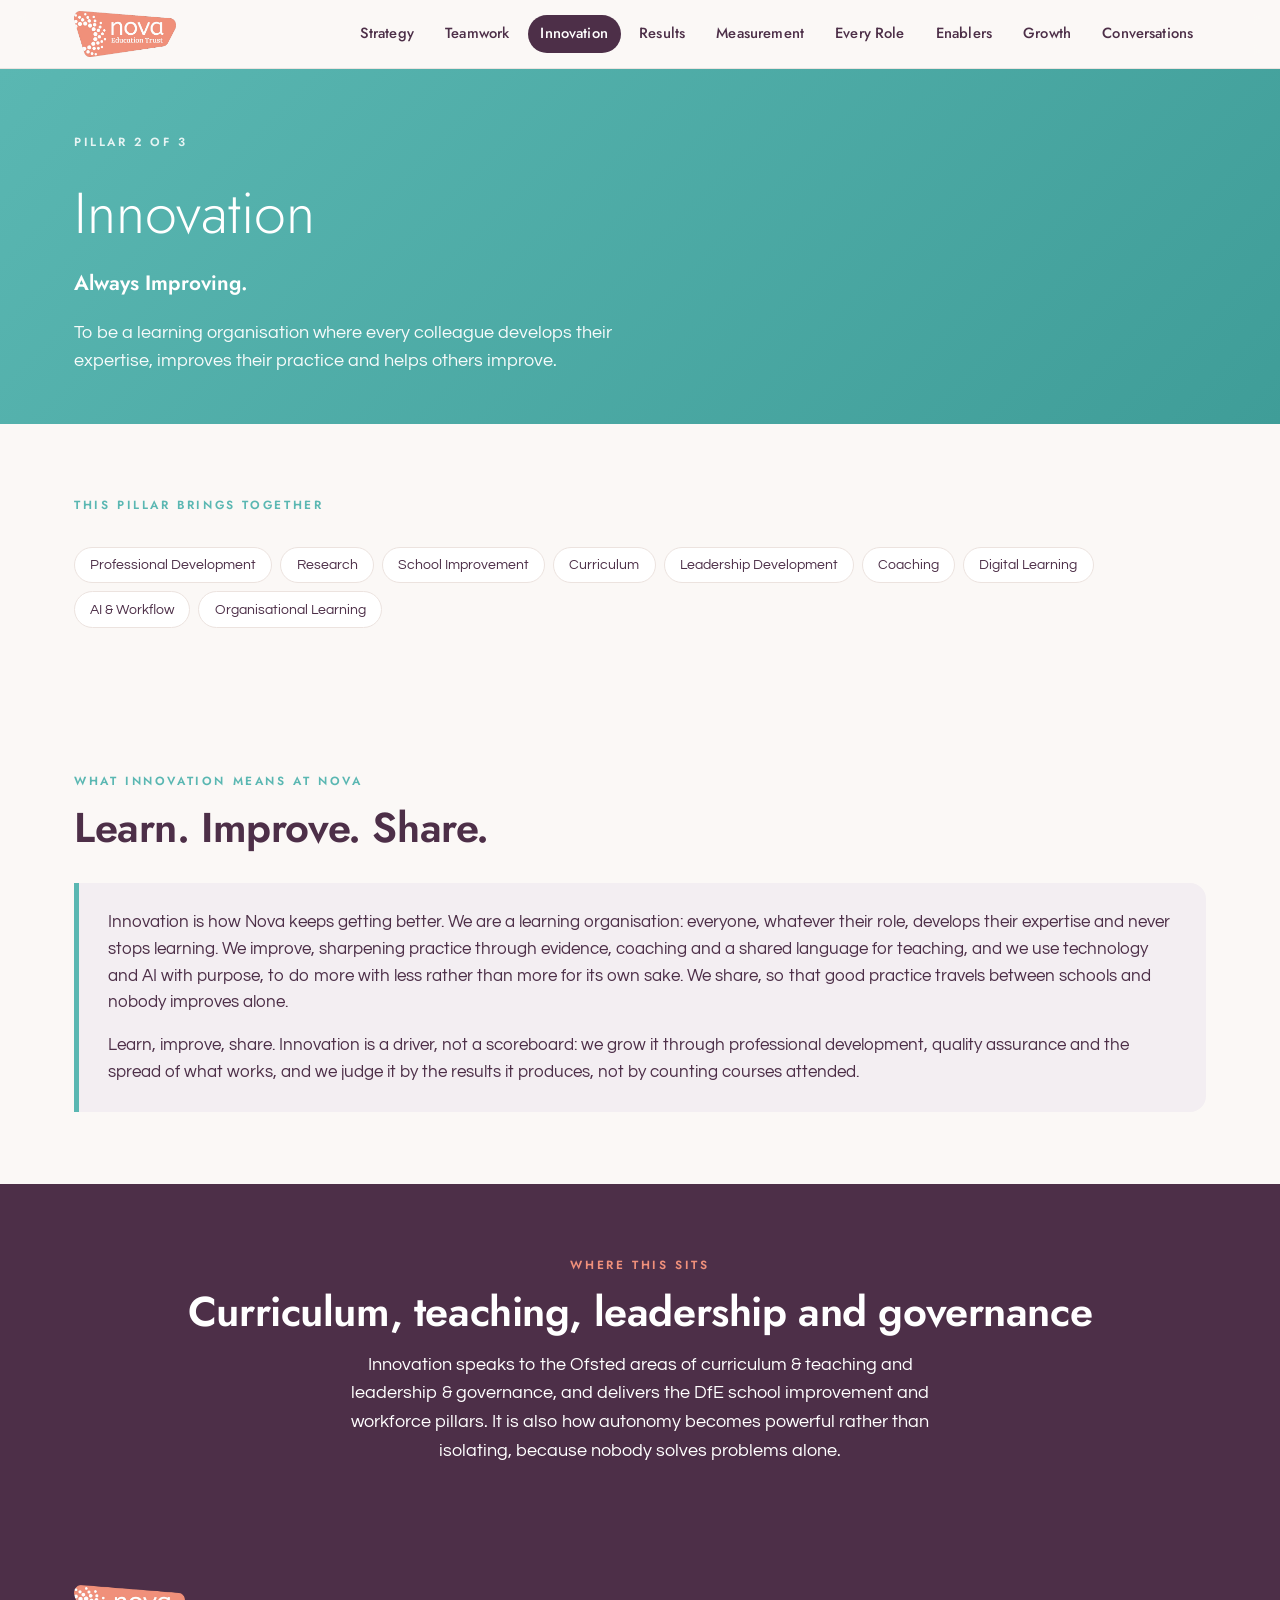
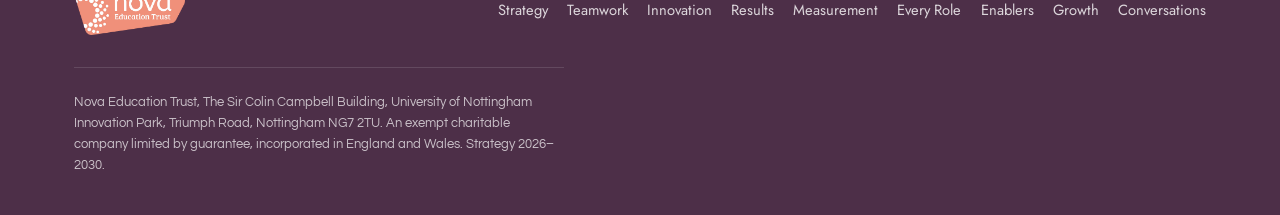
<file: innovation.html>
<!DOCTYPE html>
<html lang="en-GB">
<head>
<meta charset="UTF-8">
<meta name="viewport" content="width=device-width, initial-scale=1.0">
<title>Innovation &mdash; Nova Education Trust</title>
<link rel="stylesheet" href="style.css">
<style>:root{--accent:var(--teal)}</style>
</head>
<body>
<header class="nav">
  <div class="nav-inner">
    <a class="nav-logo" href="index.html"><img src="assets/nova-logo.png" alt="Nova Education Trust"></a>
    <nav class="links">
      <a href="index.html">Strategy</a>
      <a href="teamwork.html">Teamwork</a>
      <a href="innovation.html" class="active">Innovation</a>
      <a href="results.html">Results</a>
      <a href="measurement.html">Measurement</a>
      <a href="performance-framework.html">Every Role</a>
      <a href="enablers.html">Enablers</a>
      <a href="growth.html">Growth</a>
      <a href="conversation-guide.html">Conversations</a>
    </nav>
  </div>
</header>

<section class="page-hero i">
  <div class="wrap">
    <div class="eyebrow">Pillar 2 of 3</div>
    <h1>Innovation</h1>
    <div class="motto">Always Improving.</div>
    <p class="aim">To be a learning organisation where every colleague develops their expertise, improves their practice and helps others improve.</p>
  </div>
</section>

<section>
  <div class="wrap">
    <div class="reveal">
      <div class="eyebrow">This pillar brings together</div>
      <div class="brings"><span>Professional Development</span><span>Research</span><span>School Improvement</span><span>Curriculum</span><span>Leadership Development</span><span>Coaching</span><span>Digital Learning</span><span>AI &amp; Workflow</span><span>Organisational Learning</span></div>
    </div>
  </div>
</section>

<!-- WHAT INNOVATION MEANS -->
<section>
  <div class="wrap">
    <div class="reveal">
      <div class="eyebrow">What Innovation means at Nova</div>
      <h2 class="section-title">Learn. Improve. Share.</h2>
    </div>
    <div class="callout reveal" style="margin-top:2rem;border-left-color:var(--teal)">
      <p>Innovation is how Nova keeps getting better. We are a learning organisation: everyone, whatever their role, develops their expertise and never stops learning. We improve, sharpening practice through evidence, coaching and a shared language for teaching, and we use technology and AI with purpose, to do more with less rather than more for its own sake. We share, so that good practice travels between schools and nobody improves alone.</p>
      <p style="margin-top:1rem">Learn, improve, share. Innovation is a driver, not a scoreboard: we grow it through professional development, quality assurance and the spread of what works, and we judge it by the results it produces, not by counting courses attended.</p>
    </div>
  </div>
</section>

<section class="band-plum">
  <div class="wrap reveal" style="text-align:center">
    <div class="eyebrow">Where this sits</div>
    <h2 class="section-title">Curriculum, teaching, leadership and governance</h2>
    <p class="lead" style="margin:1rem auto 0;color:#fff">Innovation speaks to the Ofsted areas of curriculum &amp; teaching and leadership &amp; governance, and delivers the DfE school improvement and workforce pillars. It is also how autonomy becomes powerful rather than isolating, because nobody solves problems alone.</p>
  </div>
</section>

<footer>
  <div class="wrap">
    <div class="fgrid">
      <img src="assets/nova-logo-white.png" alt="Nova Education Trust">
      <nav class="fnav">
        <a href="index.html">Strategy</a>
        <a href="teamwork.html">Teamwork</a>
        <a href="innovation.html">Innovation</a>
        <a href="results.html">Results</a>
        <a href="measurement.html">Measurement</a>
        <a href="performance-framework.html">Every Role</a>
        <a href="enablers.html">Enablers</a>
        <a href="growth.html">Growth</a>
        <a href="conversation-guide.html">Conversations</a>
      </nav>
    </div>
    <p class="copy">Nova Education Trust, The Sir Colin Campbell Building, University of Nottingham Innovation Park, Triumph Road, Nottingham NG7 2TU. An exempt charitable company limited by guarantee, incorporated in England and Wales. Strategy 2026&ndash;2030.</p>
  </div>
</footer>

<script src="app.js"></script>
</body>
</html>
</file>
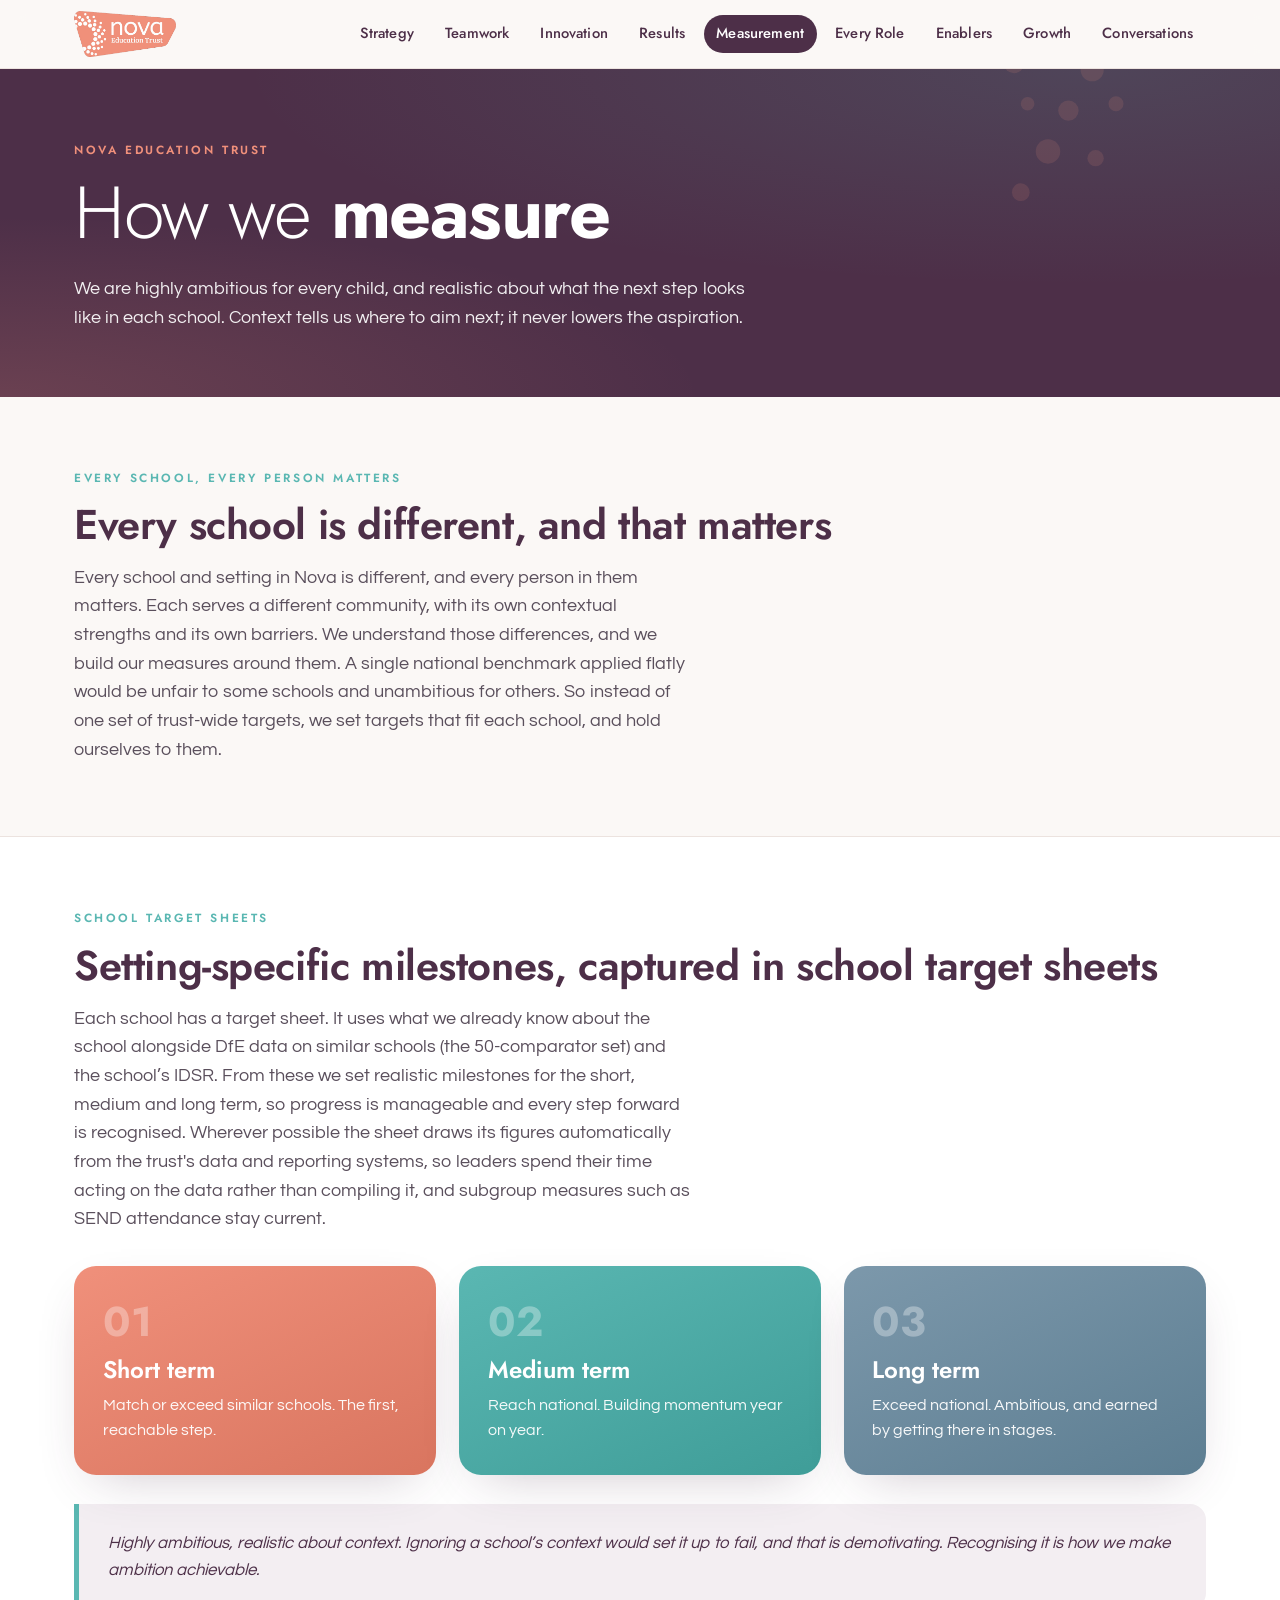
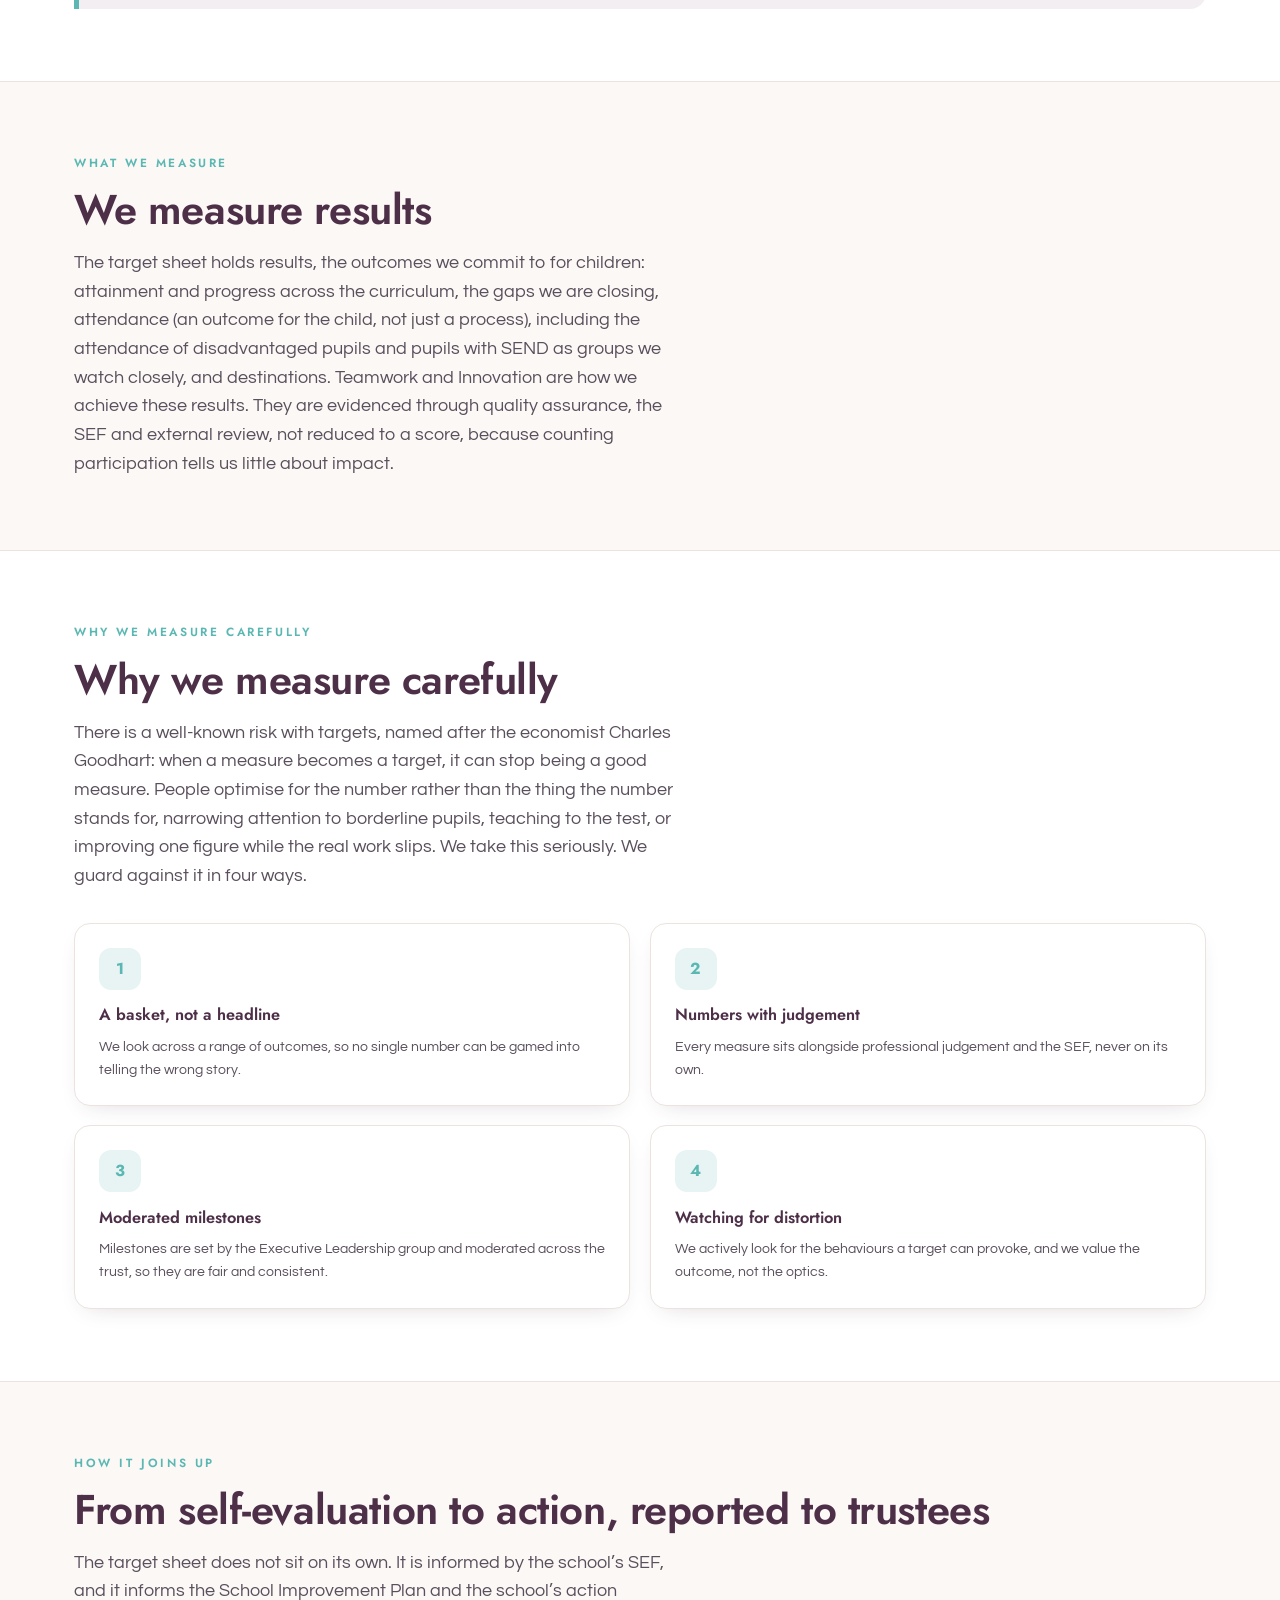
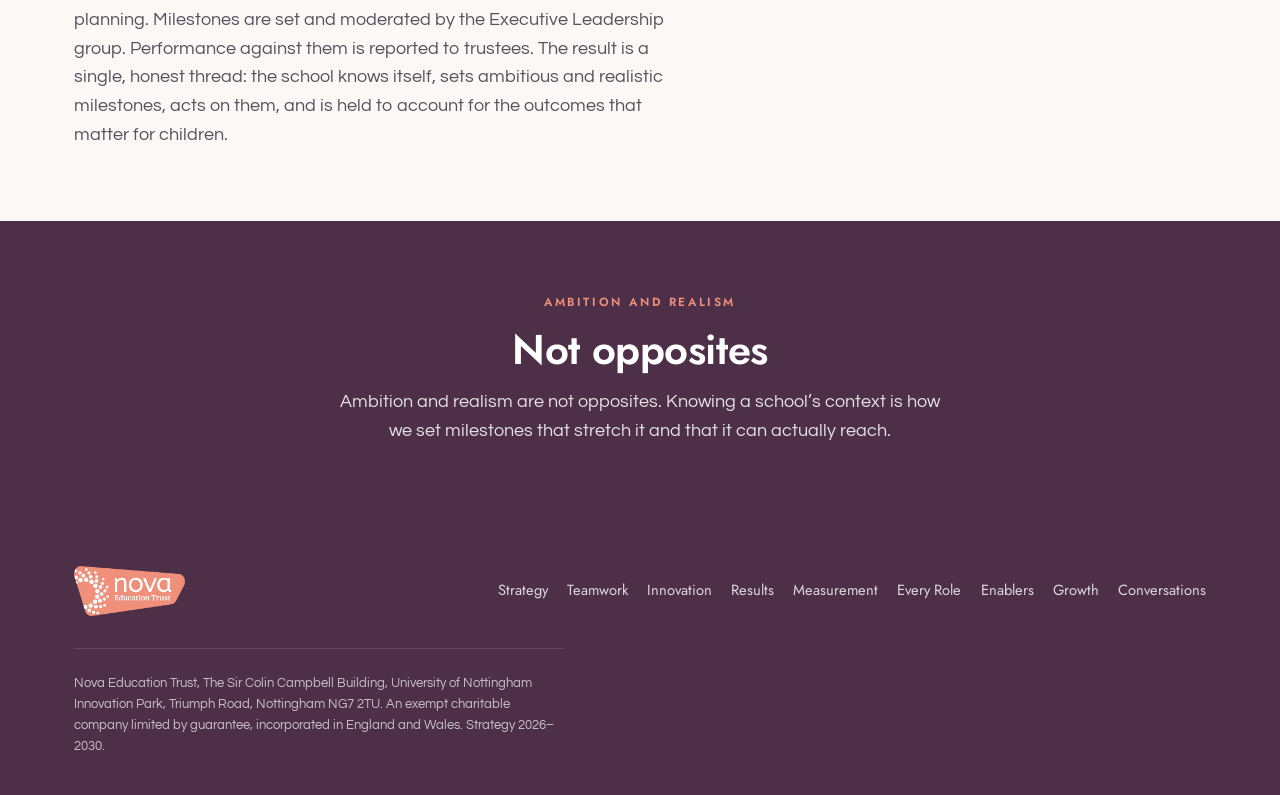
<file: measurement.html>
<!DOCTYPE html>
<html lang="en-GB">
<head>
<meta charset="UTF-8">
<meta name="viewport" content="width=device-width, initial-scale=1.0">
<title>How We Measure &mdash; Nova Education Trust</title>
<link rel="stylesheet" href="style.css">
</head>
<body>

<header class="nav">
  <div class="nav-inner">
    <a class="nav-logo" href="index.html"><img src="assets/nova-logo.png" alt="Nova Education Trust"></a>
    <nav class="links">
      <a href="index.html">Strategy</a>
      <a href="teamwork.html">Teamwork</a>
      <a href="innovation.html">Innovation</a>
      <a href="results.html">Results</a>
      <a href="measurement.html" class="active">Measurement</a>
      <a href="performance-framework.html">Every Role</a>
      <a href="enablers.html">Enablers</a>
      <a href="growth.html">Growth</a>
      <a href="conversation-guide.html">Conversations</a>
    </nav>
  </div>
</header>

<section class="hero" style="padding:4.5rem 0 4rem">
  <svg class="hero-dots" viewBox="0 0 100 100" xmlns="http://www.w3.org/2000/svg" aria-hidden="true">
    <g fill="#f0907b">
      <circle cx="10" cy="10" r="3"/><circle cx="22" cy="8" r="2.4"/><circle cx="33" cy="12" r="3.4"/>
      <circle cx="14" cy="22" r="2"/><circle cx="26" cy="24" r="3"/><circle cx="40" cy="22" r="2.2"/>
      <circle cx="20" cy="36" r="3.6"/><circle cx="34" cy="38" r="2.4"/><circle cx="12" cy="48" r="2.6"/>
    </g>
  </svg>
  <div class="wrap" style="position:relative;z-index:2">
    <div class="eyebrow" style="color:var(--coral)">Nova Education Trust</div>
    <h1>How we <b>measure</b></h1>
    <p class="sub" style="max-width:68ch">We are highly ambitious for every child, and realistic about what the next step looks like in each school. Context tells us where to aim next; it never lowers the aspiration.</p>
  </div>
</section>

<!-- SECTION 1 — Every school is different -->
<section>
  <div class="wrap">
    <div class="reveal">
      <div class="eyebrow">Every school, every person matters</div>
      <h2 class="section-title">Every school is different, and that matters</h2>
      <p class="lead">Every school and setting in Nova is different, and every person in them matters. Each serves a different community, with its own contextual strengths and its own barriers. We understand those differences, and we build our measures around them. A single national benchmark applied flatly would be unfair to some schools and unambitious for others. So instead of one set of trust-wide targets, we set targets that fit each school, and hold ourselves to them.</p>
    </div>
  </div>
</section>

<!-- SECTION 2 — School target sheets -->
<section class="band">
  <div class="wrap">
    <div class="reveal">
      <div class="eyebrow">School target sheets</div>
      <h2 class="section-title">Setting-specific milestones, captured in school target sheets</h2>
      <p class="lead">Each school has a target sheet. It uses what we already know about the school alongside DfE data on similar schools (the 50-comparator set) and the school&rsquo;s IDSR. From these we set realistic milestones for the short, medium and long term, so progress is manageable and every step forward is recognised. Wherever possible the sheet draws its figures automatically from the trust's data and reporting systems, so leaders spend their time acting on the data rather than compiling it, and subgroup measures such as SEND attendance stay current.</p>
    </div>
    <div class="pillars reveal" style="margin-top:2rem">
      <div class="pcard t" style="cursor:default">
        <div class="num">01</div>
        <h3>Short term</h3>
        <p>Match or exceed similar schools. The first, reachable step.</p>
      </div>
      <div class="pcard i" style="cursor:default">
        <div class="num">02</div>
        <h3>Medium term</h3>
        <p>Reach national. Building momentum year on year.</p>
      </div>
      <div class="pcard r" style="cursor:default">
        <div class="num">03</div>
        <h3>Long term</h3>
        <p>Exceed national. Ambitious, and earned by getting there in stages.</p>
      </div>
    </div>
    <div class="callout reveal" style="margin-top:1.8rem;border-left-color:var(--teal)">
      <p style="font-style:italic">Highly ambitious, realistic about context. Ignoring a school&rsquo;s context would set it up to fail, and that is demotivating. Recognising it is how we make ambition achievable.</p>
    </div>
  </div>
</section>

<!-- SECTION 3 — What we measure -->
<section>
  <div class="wrap">
    <div class="reveal">
      <div class="eyebrow">What we measure</div>
      <h2 class="section-title">We measure results</h2>
      <p class="lead">The target sheet holds results, the outcomes we commit to for children: attainment and progress across the curriculum, the gaps we are closing, attendance (an outcome for the child, not just a process), including the attendance of disadvantaged pupils and pupils with SEND as groups we watch closely, and destinations. Teamwork and Innovation are how we achieve these results. They are evidenced through quality assurance, the SEF and external review, not reduced to a score, because counting participation tells us little about impact.</p>
    </div>
  </div>
</section>

<!-- SECTION 4 — Goodhart's Law -->
<section class="band">
  <div class="wrap">
    <div class="reveal">
      <div class="eyebrow">Why we measure carefully</div>
      <h2 class="section-title">Why we measure carefully</h2>
      <p class="lead">There is a well-known risk with targets, named after the economist Charles Goodhart: when a measure becomes a target, it can stop being a good measure. People optimise for the number rather than the thing the number stands for, narrowing attention to borderline pupils, teaching to the test, or improving one figure while the real work slips. We take this seriously. We guard against it in four ways.</p>
    </div>
    <div class="minicards reveal" style="grid-template-columns:repeat(2,1fr);margin-top:2rem">
      <div class="mc">
        <div class="ic">1</div>
        <h4>A basket, not a headline</h4>
        <p>We look across a range of outcomes, so no single number can be gamed into telling the wrong story.</p>
      </div>
      <div class="mc">
        <div class="ic">2</div>
        <h4>Numbers with judgement</h4>
        <p>Every measure sits alongside professional judgement and the SEF, never on its own.</p>
      </div>
      <div class="mc">
        <div class="ic">3</div>
        <h4>Moderated milestones</h4>
        <p>Milestones are set by the Executive Leadership group and moderated across the trust, so they are fair and consistent.</p>
      </div>
      <div class="mc">
        <div class="ic">4</div>
        <h4>Watching for distortion</h4>
        <p>We actively look for the behaviours a target can provoke, and we value the outcome, not the optics.</p>
      </div>
    </div>
  </div>
</section>

<!-- SECTION 5 — How it joins up -->
<section>
  <div class="wrap">
    <div class="reveal">
      <div class="eyebrow">How it joins up</div>
      <h2 class="section-title">From self-evaluation to action, reported to trustees</h2>
      <p class="lead">The target sheet does not sit on its own. It is informed by the school&rsquo;s SEF, and it informs the School Improvement Plan and the school&rsquo;s action planning. Milestones are set and moderated by the Executive Leadership group. Performance against them is reported to trustees. The result is a single, honest thread: the school knows itself, sets ambitious and realistic milestones, acts on them, and is held to account for the outcomes that matter for children.</p>
    </div>
  </div>
</section>

<section class="band-plum">
  <div class="wrap reveal" style="text-align:center">
    <div class="eyebrow">Ambition and realism</div>
    <h2 class="section-title">Not opposites</h2>
    <p class="lead" style="margin:1rem auto 0;color:rgba(255,255,255,.85)">Ambition and realism are not opposites. Knowing a school&rsquo;s context is how we set milestones that stretch it and that it can actually reach.</p>
  </div>
</section>

<footer>
  <div class="wrap">
    <div class="fgrid">
      <img src="assets/nova-logo-white.png" alt="Nova Education Trust">
      <nav class="fnav">
        <a href="index.html">Strategy</a>
        <a href="teamwork.html">Teamwork</a>
        <a href="innovation.html">Innovation</a>
        <a href="results.html">Results</a>
        <a href="measurement.html">Measurement</a>
        <a href="performance-framework.html">Every Role</a>
        <a href="enablers.html">Enablers</a>
        <a href="growth.html">Growth</a>
        <a href="conversation-guide.html">Conversations</a>
      </nav>
    </div>
    <p class="copy">Nova Education Trust, The Sir Colin Campbell Building, University of Nottingham Innovation Park, Triumph Road, Nottingham NG7 2TU. An exempt charitable company limited by guarantee, incorporated in England and Wales. Strategy 2026&ndash;2030.</p>
  </div>
</footer>

<script src="app.js"></script>
</body>
</html>
</file>
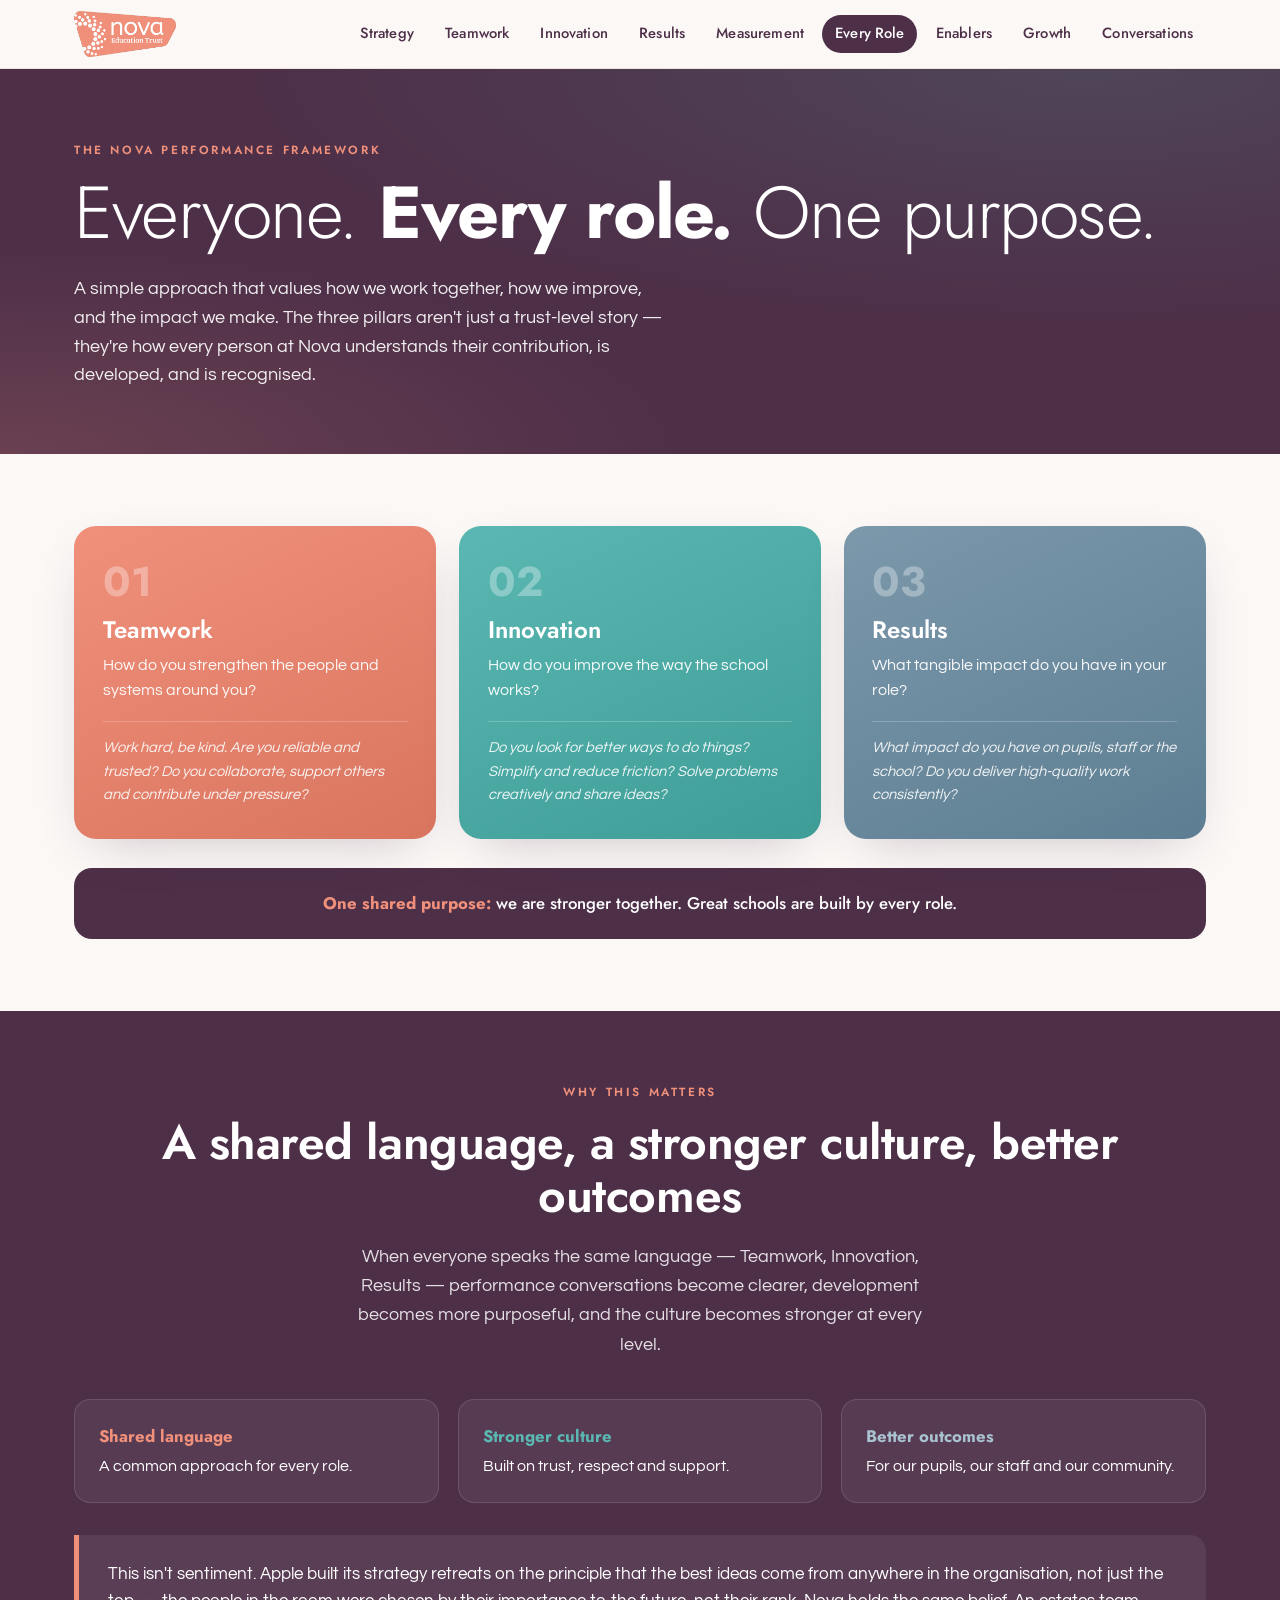
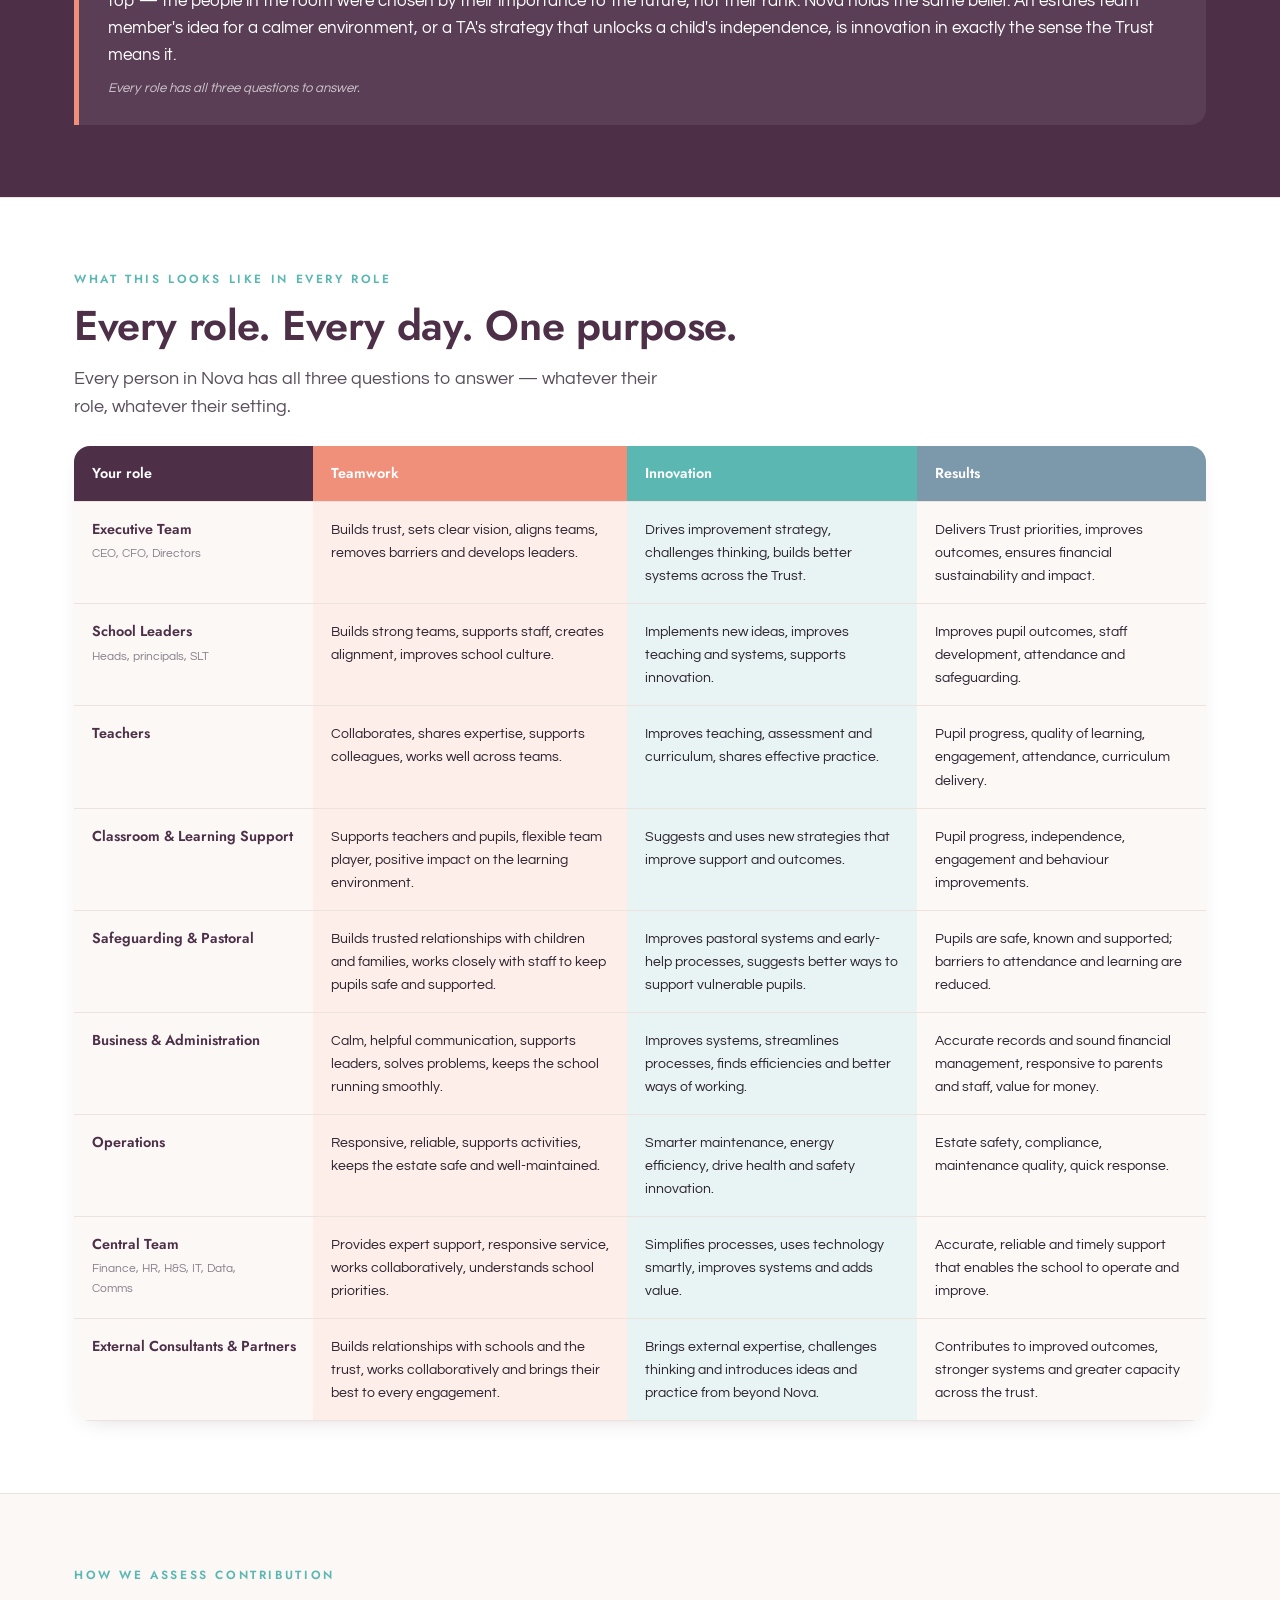
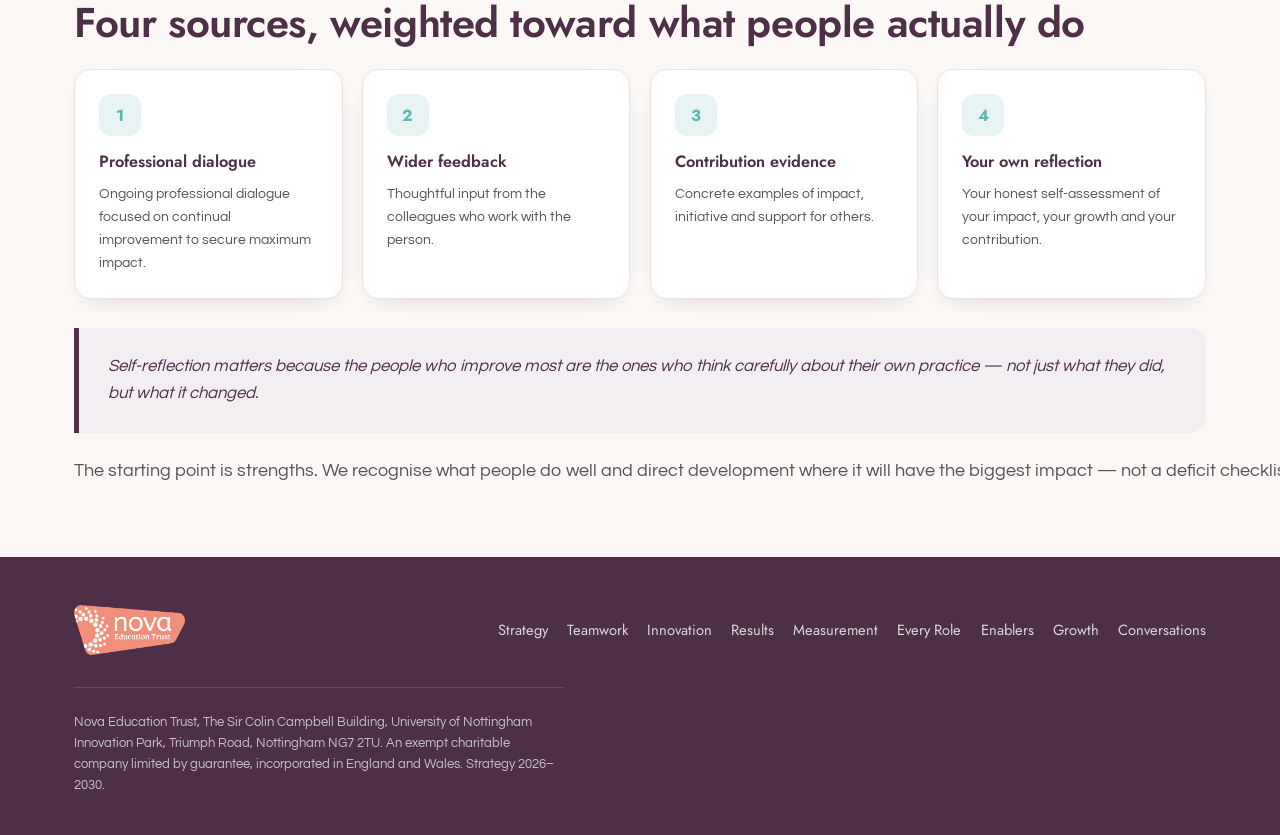
<file: performance-framework.html>
<!DOCTYPE html>
<html lang="en-GB">
<head>
<meta charset="UTF-8">
<meta name="viewport" content="width=device-width, initial-scale=1.0">
<title>The Nova Performance Framework — Every Role</title>
<link rel="stylesheet" href="style.css">
</head>
<body>

<header class="nav">
  <div class="nav-inner">
    <a class="nav-logo" href="index.html"><img src="assets/nova-logo.png" alt="Nova Education Trust"></a>
    <nav class="links">
      <a href="index.html">Strategy</a>
      <a href="teamwork.html">Teamwork</a>
      <a href="innovation.html">Innovation</a>
      <a href="results.html">Results</a>
      <a href="measurement.html">Measurement</a>
      <a href="performance-framework.html" class="active">Every Role</a>
      <a href="enablers.html">Enablers</a>
      <a href="growth.html">Growth</a>
      <a href="conversation-guide.html">Conversations</a>
    </nav>
  </div>
</header>

<section class="hero" style="padding:4.5rem 0 4rem">
  <div class="wrap">
    <div class="eyebrow" style="color:var(--coral)">The Nova Performance Framework</div>
    <h1>Everyone. <b>Every role.</b> One purpose.</h1>
    <p class="sub">A simple approach that values how we work together, how we improve, and the impact we make. The three pillars aren't just a trust-level story — they're how every person at Nova understands their contribution, is developed, and is recognised.</p>
  </div>
</section>

<!-- three questions -->
<section>
  <div class="wrap">
    <div class="pillars reveal">
      <div class="pcard t" style="cursor:default">
        <div class="num">01</div><h3>Teamwork</h3>
        <p>How do you strengthen the people and systems around you?</p>
        <div class="q">Work hard, be kind. Are you reliable and trusted? Do you collaborate, support others and contribute under pressure?</div>
      </div>
      <div class="pcard i" style="cursor:default">
        <div class="num">02</div><h3>Innovation</h3>
        <p>How do you improve the way the school works?</p>
        <div class="q">Do you look for better ways to do things? Simplify and reduce friction? Solve problems creatively and share ideas?</div>
      </div>
      <div class="pcard r" style="cursor:default">
        <div class="num">03</div><h3>Results</h3>
        <p>What tangible impact do you have in your role?</p>
        <div class="q">What impact do you have on pupils, staff or the school? Do you deliver high-quality work consistently?</div>
      </div>
    </div>
    <div class="purpose reveal"><b>One shared purpose:</b> we are stronger together. Great schools are built by every role.</div>
  </div>
</section>

<!-- WHY IT MATTERS — moved here, made more prominent -->
<section class="band-plum">
  <div class="wrap">
    <div class="reveal" style="text-align:center">
      <div class="eyebrow">Why this matters</div>
      <h2 class="section-title" style="font-size:clamp(2rem,4vw,3rem)">A shared language, a stronger culture, better outcomes</h2>
      <p style="color:rgba(255,255,255,.85);font-size:1.15rem;max-width:60ch;margin:1.2rem auto 0;line-height:1.6">When everyone speaks the same language — Teamwork, Innovation, Results — performance conversations become clearer, development becomes more purposeful, and the culture becomes stronger at every level.</p>
    </div>
    <div class="narrative reveal" style="margin-top:2.5rem">
      <div class="nt"><b>Shared language</b> A common approach for every role.</div>
      <div class="ni"><b>Stronger culture</b> Built on trust, respect and support.</div>
      <div class="nr"><b>Better outcomes</b> For our pupils, our staff and our community.</div>
    </div>
    <div class="callout reveal" style="background:rgba(255,255,255,.07);border-left-color:var(--coral);margin-top:2rem">
      <p style="color:#fff">This isn't sentiment. Apple built its strategy retreats on the principle that the best ideas come from anywhere in the organisation, not just the top — the people in the room were chosen by their importance to the future, not their rank. Nova holds the same belief. An estates team member's idea for a calmer environment, or a TA's strategy that unlocks a child's independence, is innovation in exactly the sense the Trust means it.</p>
      <p class="src" style="color:rgba(255,255,255,.7)">Every role has all three questions to answer.</p>
    </div>
  </div>
</section>

<!-- ROLE GRID -->
<section class="band">
  <div class="wrap">
    <div class="reveal">
      <div class="eyebrow">What this looks like in every role</div>
      <h2 class="section-title">Every role. Every day. One purpose.</h2>
      <p class="lead">Every person in Nova has all three questions to answer — whatever their role, whatever their setting.</p>
    </div>
    <div class="roletable-wrap reveal">
      <table class="roles">
        <thead>
          <tr>
            <th>Your role</th>
            <th class="t">Teamwork</th>
            <th class="i">Innovation</th>
            <th class="r">Results</th>
          </tr>
        </thead>
        <tbody>
          <tr>
            <th>Executive Team<small>CEO, CFO, Directors</small></th>
            <td>Builds trust, sets clear vision, aligns teams, removes barriers and develops leaders.</td>
            <td>Drives improvement strategy, challenges thinking, builds better systems across the Trust.</td>
            <td>Delivers Trust priorities, improves outcomes, ensures financial sustainability and impact.</td>
          </tr>
          <tr>
            <th>School Leaders<small>Heads, principals, SLT</small></th>
            <td>Builds strong teams, supports staff, creates alignment, improves school culture.</td>
            <td>Implements new ideas, improves teaching and systems, supports innovation.</td>
            <td>Improves pupil outcomes, staff development, attendance and safeguarding.</td>
          </tr>
          <tr>
            <th>Teachers</th>
            <td>Collaborates, shares expertise, supports colleagues, works well across teams.</td>
            <td>Improves teaching, assessment and curriculum, shares effective practice.</td>
            <td>Pupil progress, quality of learning, engagement, attendance, curriculum delivery.</td>
          </tr>
          <tr>
            <th>Classroom &amp; Learning Support</th>
            <td>Supports teachers and pupils, flexible team player, positive impact on the learning environment.</td>
            <td>Suggests and uses new strategies that improve support and outcomes.</td>
            <td>Pupil progress, independence, engagement and behaviour improvements.</td>
          </tr>
          <tr>
            <th>Safeguarding &amp; Pastoral</th>
            <td>Builds trusted relationships with children and families, works closely with staff to keep pupils safe and supported.</td>
            <td>Improves pastoral systems and early-help processes, suggests better ways to support vulnerable pupils.</td>
            <td>Pupils are safe, known and supported; barriers to attendance and learning are reduced.</td>
          </tr>
          <tr>
            <th>Business &amp; Administration</th>
            <td>Calm, helpful communication, supports leaders, solves problems, keeps the school running smoothly.</td>
            <td>Improves systems, streamlines processes, finds efficiencies and better ways of working.</td>
            <td>Accurate records and sound financial management, responsive to parents and staff, value for money.</td>
          </tr>
          <tr>
            <th>Operations</th>
            <td>Responsive, reliable, supports activities, keeps the estate safe and well-maintained.</td>
            <td>Smarter maintenance, energy efficiency, drive health and safety innovation.</td>
            <td>Estate safety, compliance, maintenance quality, quick response.</td>
          </tr>
          <tr>
            <th>Central Team<small>Finance, HR, H&amp;S, IT, Data, Comms</small></th>
            <td>Provides expert support, responsive service, works collaboratively, understands school priorities.</td>
            <td>Simplifies processes, uses technology smartly, improves systems and adds value.</td>
            <td>Accurate, reliable and timely support that enables the school to operate and improve.</td>
          </tr>
          <tr>
            <th>External Consultants &amp; Partners</th>
            <td>Builds relationships with schools and the trust, works collaboratively and brings their best to every engagement.</td>
            <td>Brings external expertise, challenges thinking and introduces ideas and practice from beyond Nova.</td>
            <td>Contributes to improved outcomes, stronger systems and greater capacity across the trust.</td>
          </tr>
        </tbody>
      </table>
    </div>
  </div>
</section>

<!-- HOW WE ASSESS -->
<section>
  <div class="wrap">
    <div class="reveal">
      <div class="eyebrow">How we assess contribution</div>
      <h2 class="section-title">Four sources, weighted toward what people actually do</h2>
    </div>
    <div class="minicards reveal" style="grid-template-columns:repeat(4,1fr)">
      <div class="mc"><div class="ic">1</div><h4>Professional dialogue</h4><p>Ongoing professional dialogue focused on continual improvement to secure maximum impact.</p></div>
      <div class="mc"><div class="ic">2</div><h4>Wider feedback</h4><p>Thoughtful input from the colleagues who work with the person.</p></div>
      <div class="mc"><div class="ic">3</div><h4>Contribution evidence</h4><p>Concrete examples of impact, initiative and support for others.</p></div>
      <div class="mc"><div class="ic">4</div><h4>Your own reflection</h4><p>Your honest self-assessment of your impact, your growth and your contribution.</p></div>
    </div>
    <div class="callout reveal" style="margin-top:1.8rem;border-left-color:var(--plum)">
      <p style="color:var(--plum);font-style:italic">Self-reflection matters because the people who improve most are the ones who think carefully about their own practice — not just what they did, but what it changed.</p>
    </div>
    <p class="lead reveal" style="margin-top:1.5rem;text-align:center;max-width:none;white-space:nowrap">The starting point is strengths. We recognise what people do well and direct development where it will have the biggest impact — not a deficit checklist.</p>
  </div>
</section>

<footer>
  <div class="wrap">
    <div class="fgrid">
      <img src="assets/nova-logo-white.png" alt="Nova Education Trust">
      <nav class="fnav">
        <a href="index.html">Strategy</a>
        <a href="teamwork.html">Teamwork</a>
        <a href="innovation.html">Innovation</a>
        <a href="results.html">Results</a>
        <a href="measurement.html">Measurement</a>
        <a href="performance-framework.html">Every Role</a>
        <a href="enablers.html">Enablers</a>
        <a href="growth.html">Growth</a>
        <a href="conversation-guide.html">Conversations</a>
      </nav>
    </div>
    <p class="copy">Nova Education Trust, The Sir Colin Campbell Building, University of Nottingham Innovation Park, Triumph Road, Nottingham NG7 2TU. An exempt charitable company limited by guarantee, incorporated in England and Wales. Strategy 2026–2030.</p>
  </div>
</footer>

<script src="app.js"></script>
</body>
</html>
</file>
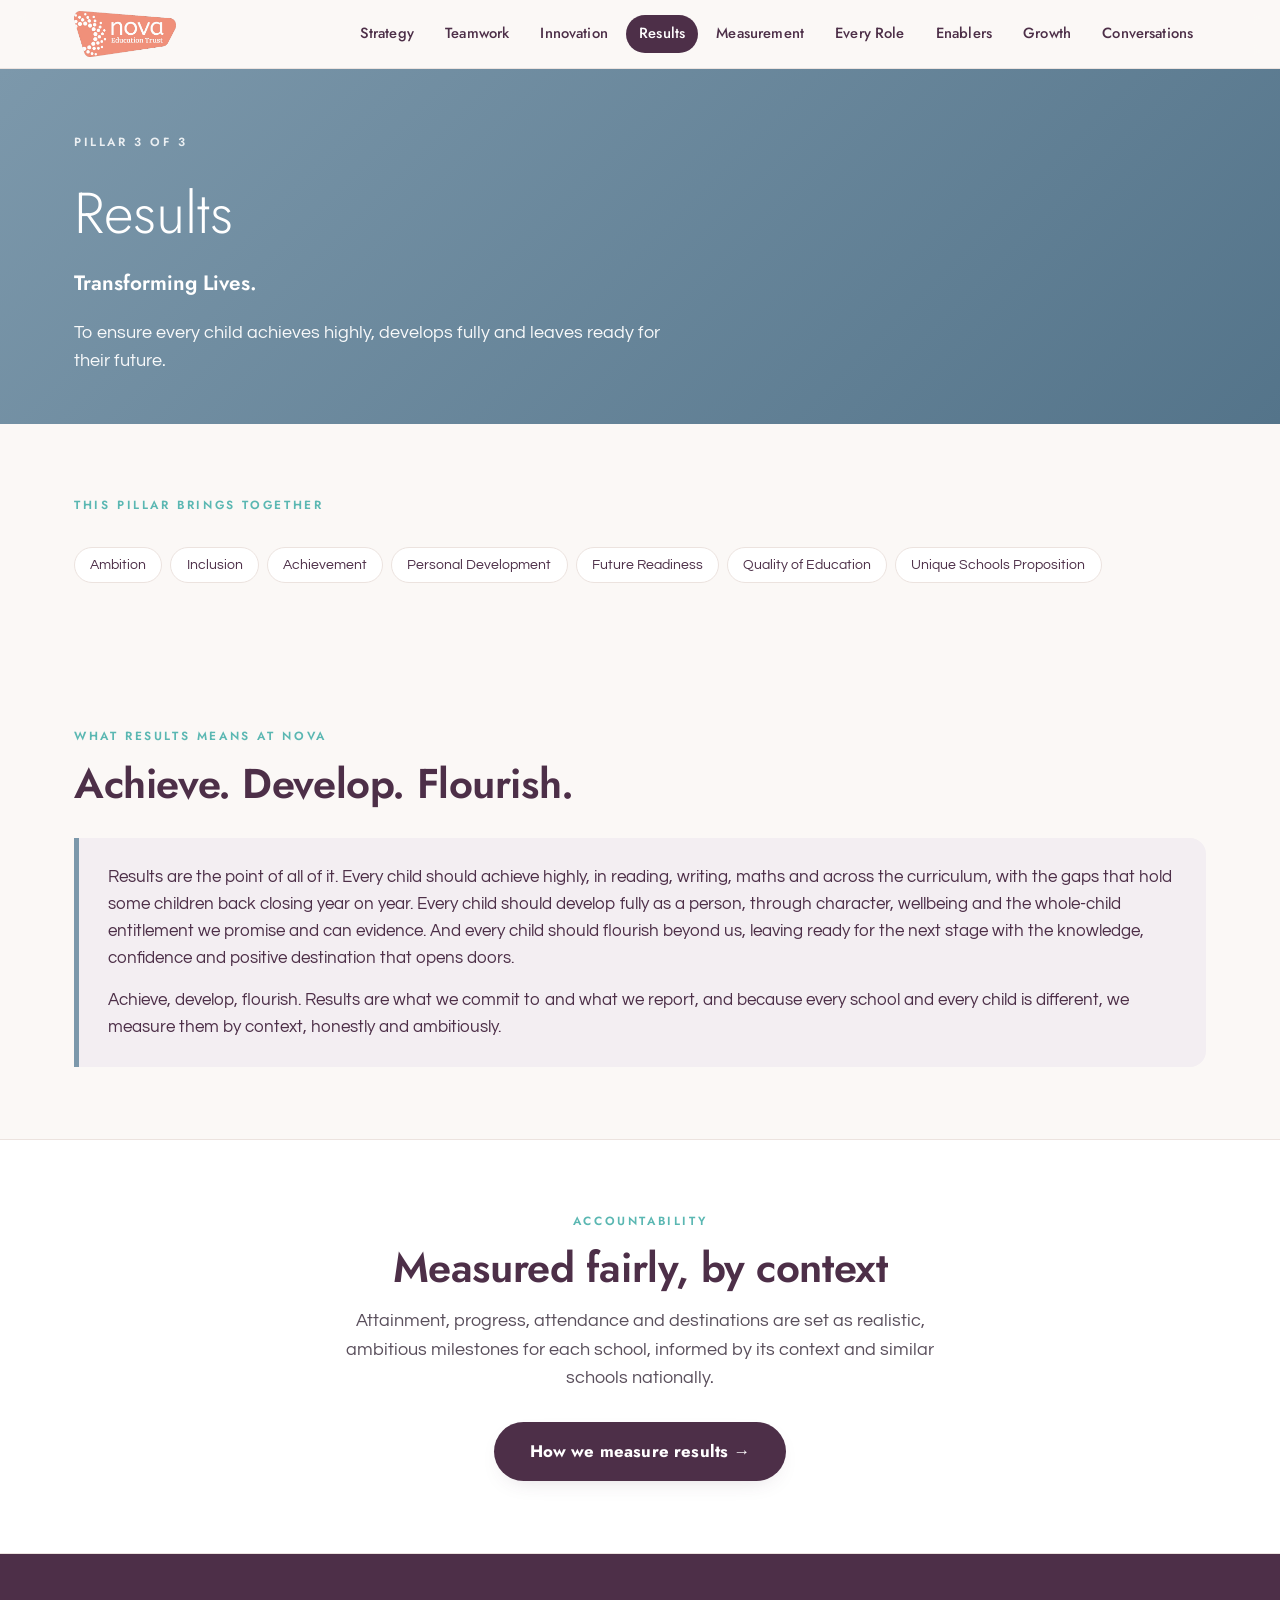
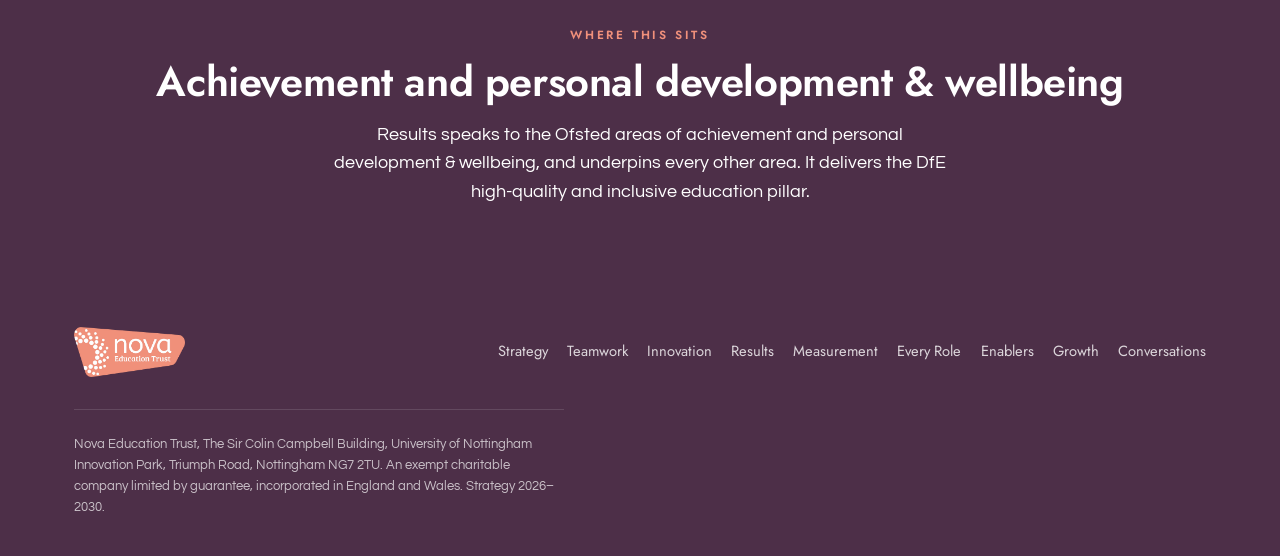
<file: results.html>
<!DOCTYPE html>
<html lang="en-GB">
<head>
<meta charset="UTF-8">
<meta name="viewport" content="width=device-width, initial-scale=1.0">
<title>Results &mdash; Nova Education Trust</title>
<link rel="stylesheet" href="style.css">
<style>:root{--accent:var(--slate)}</style>
</head>
<body>
<header class="nav">
  <div class="nav-inner">
    <a class="nav-logo" href="index.html"><img src="assets/nova-logo.png" alt="Nova Education Trust"></a>
    <nav class="links">
      <a href="index.html">Strategy</a>
      <a href="teamwork.html">Teamwork</a>
      <a href="innovation.html">Innovation</a>
      <a href="results.html" class="active">Results</a>
      <a href="measurement.html">Measurement</a>
      <a href="performance-framework.html">Every Role</a>
      <a href="enablers.html">Enablers</a>
      <a href="growth.html">Growth</a>
      <a href="conversation-guide.html">Conversations</a>
    </nav>
  </div>
</header>

<section class="page-hero r">
  <div class="wrap">
    <div class="eyebrow">Pillar 3 of 3</div>
    <h1>Results</h1>
    <div class="motto">Transforming Lives.</div>
    <p class="aim">To ensure every child achieves highly, develops fully and leaves ready for their future.</p>
  </div>
</section>

<section>
  <div class="wrap">
    <div class="reveal">
      <div class="eyebrow">This pillar brings together</div>
      <div class="brings"><span>Ambition</span><span>Inclusion</span><span>Achievement</span><span>Personal Development</span><span>Future Readiness</span><span>Quality of Education</span><span>Unique Schools Proposition</span></div>
    </div>
  </div>
</section>

<!-- WHAT RESULTS MEANS -->
<section>
  <div class="wrap">
    <div class="reveal">
      <div class="eyebrow">What Results means at Nova</div>
      <h2 class="section-title">Achieve. Develop. Flourish.</h2>
    </div>
    <div class="callout reveal" style="margin-top:2rem;border-left-color:var(--slate)">
      <p>Results are the point of all of it. Every child should achieve highly, in reading, writing, maths and across the curriculum, with the gaps that hold some children back closing year on year. Every child should develop fully as a person, through character, wellbeing and the whole-child entitlement we promise and can evidence. And every child should flourish beyond us, leaving ready for the next stage with the knowledge, confidence and positive destination that opens doors.</p>
      <p style="margin-top:1rem">Achieve, develop, flourish. Results are what we commit to and what we report, and because every school and every child is different, we measure them by context, honestly and ambitiously.</p>
    </div>
  </div>
</section>

<section class="band">
  <div class="wrap reveal" style="text-align:center">
    <div class="eyebrow">Accountability</div>
    <h2 class="section-title">Measured fairly, by context</h2>
    <p class="lead" style="margin:1rem auto 1.8rem">Attainment, progress, attendance and destinations are set as realistic, ambitious milestones for each school, informed by its context and similar schools nationally.</p>
    <a class="btn btn-enablers" href="measurement.html">How we measure results &#x2192;</a>
  </div>
</section>

<section class="band-plum">
  <div class="wrap reveal" style="text-align:center">
    <div class="eyebrow">Where this sits</div>
    <h2 class="section-title">Achievement and personal development &amp; wellbeing</h2>
    <p class="lead" style="margin:1rem auto 0;color:#fff">Results speaks to the Ofsted areas of achievement and personal development &amp; wellbeing, and underpins every other area. It delivers the DfE high-quality and inclusive education pillar.</p>
  </div>
</section>

<footer>
  <div class="wrap">
    <div class="fgrid">
      <img src="assets/nova-logo-white.png" alt="Nova Education Trust">
      <nav class="fnav">
        <a href="index.html">Strategy</a>
        <a href="teamwork.html">Teamwork</a>
        <a href="innovation.html">Innovation</a>
        <a href="results.html">Results</a>
        <a href="measurement.html">Measurement</a>
        <a href="performance-framework.html">Every Role</a>
        <a href="enablers.html">Enablers</a>
        <a href="growth.html">Growth</a>
        <a href="conversation-guide.html">Conversations</a>
      </nav>
    </div>
    <p class="copy">Nova Education Trust, The Sir Colin Campbell Building, University of Nottingham Innovation Park, Triumph Road, Nottingham NG7 2TU. An exempt charitable company limited by guarantee, incorporated in England and Wales. Strategy 2026&ndash;2030.</p>
  </div>
</footer>

<script src="app.js"></script>
</body>
</html>
</file>
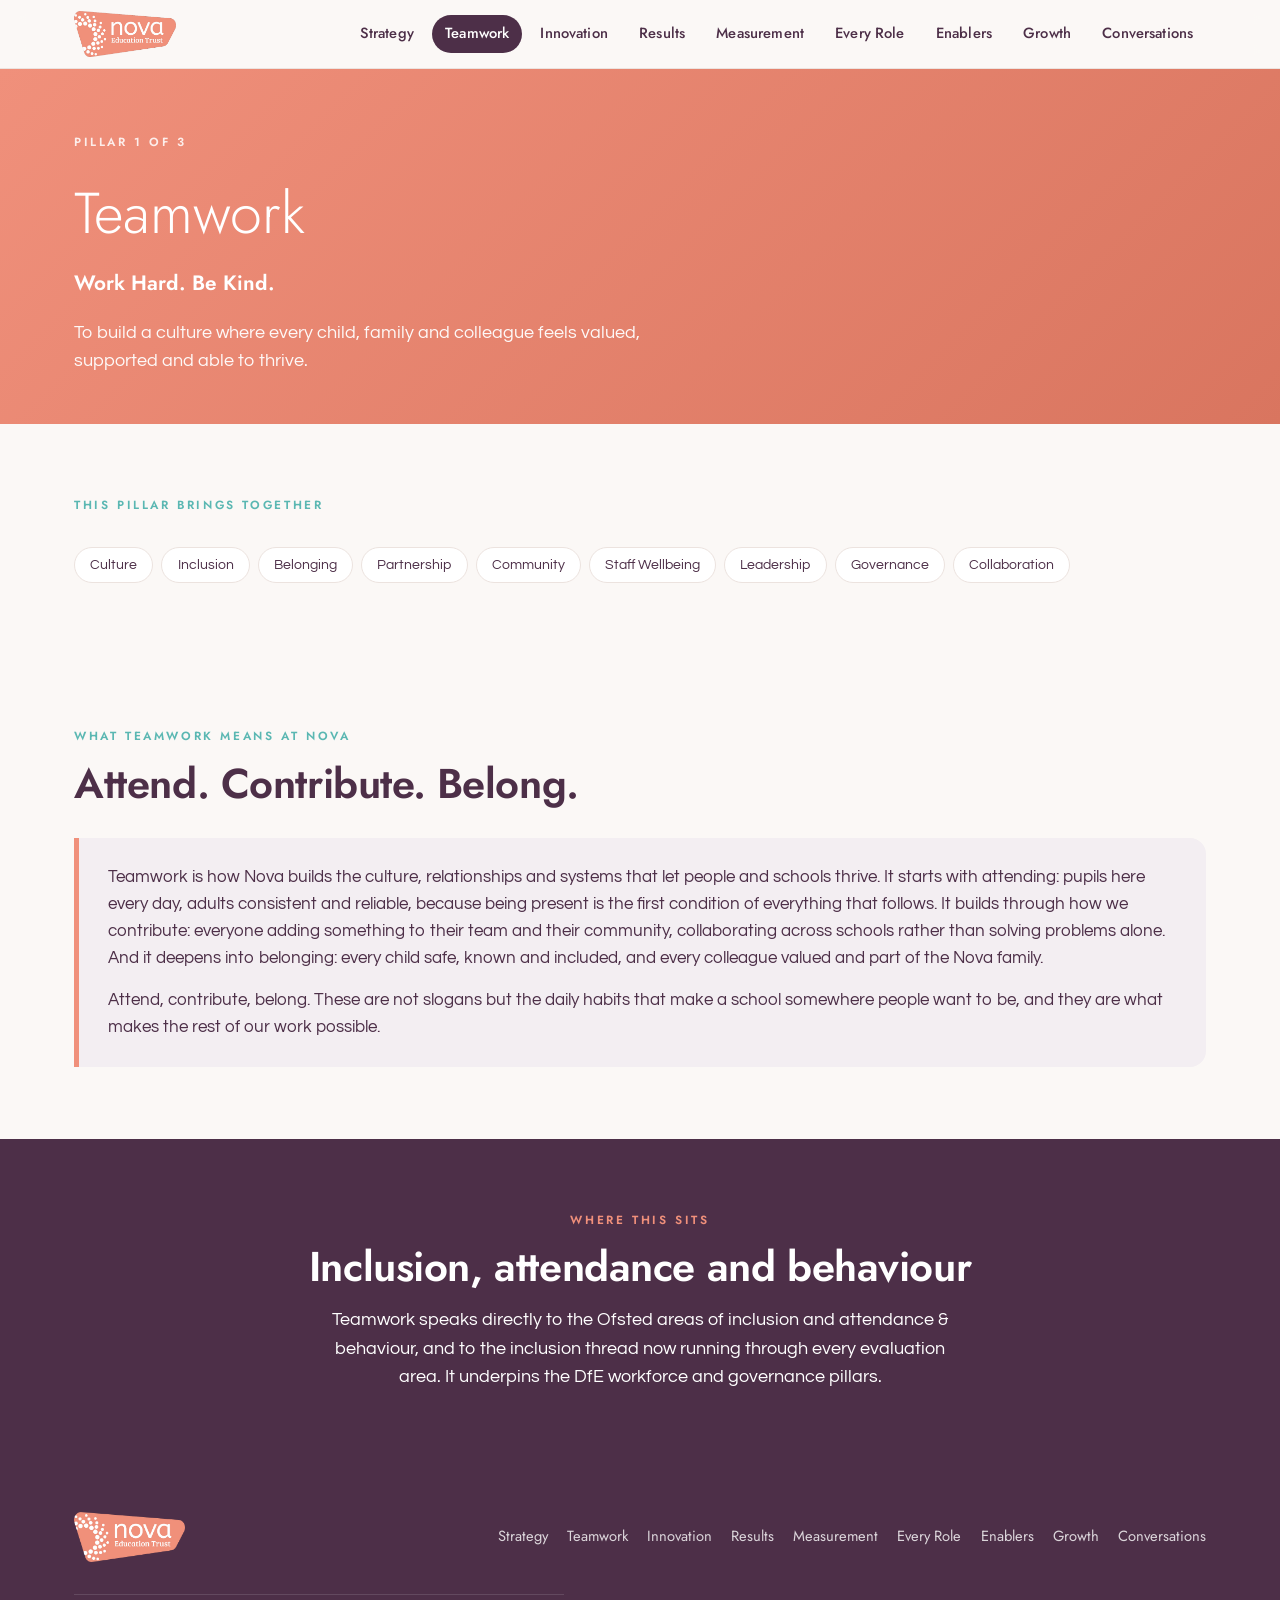
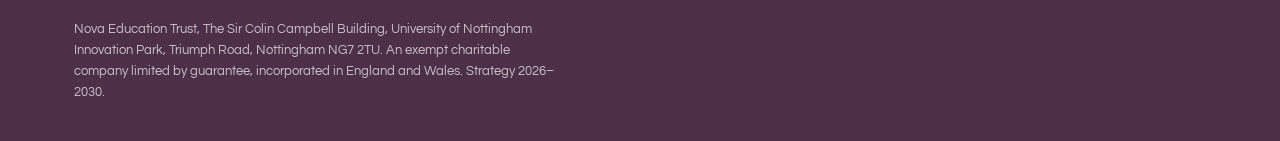
<file: teamwork.html>
<!DOCTYPE html>
<html lang="en-GB">
<head>
<meta charset="UTF-8">
<meta name="viewport" content="width=device-width, initial-scale=1.0">
<title>Teamwork &mdash; Nova Education Trust</title>
<link rel="stylesheet" href="style.css">
<style>:root{--accent:var(--coral)}</style>
</head>
<body>
<header class="nav">
  <div class="nav-inner">
    <a class="nav-logo" href="index.html"><img src="assets/nova-logo.png" alt="Nova Education Trust"></a>
    <nav class="links">
      <a href="index.html">Strategy</a>
      <a href="teamwork.html" class="active">Teamwork</a>
      <a href="innovation.html">Innovation</a>
      <a href="results.html">Results</a>
      <a href="measurement.html">Measurement</a>
      <a href="performance-framework.html">Every Role</a>
      <a href="enablers.html">Enablers</a>
      <a href="growth.html">Growth</a>
      <a href="conversation-guide.html">Conversations</a>
    </nav>
  </div>
</header>

<section class="page-hero t">
  <div class="wrap">
    <div class="eyebrow">Pillar 1 of 3</div>
    <h1>Teamwork</h1>
    <div class="motto">Work Hard. Be Kind.</div>
    <p class="aim">To build a culture where every child, family and colleague feels valued, supported and able to thrive.</p>
  </div>
</section>

<section>
  <div class="wrap">
    <div class="reveal">
      <div class="eyebrow">This pillar brings together</div>
      <div class="brings"><span>Culture</span><span>Inclusion</span><span>Belonging</span><span>Partnership</span><span>Community</span><span>Staff Wellbeing</span><span>Leadership</span><span>Governance</span><span>Collaboration</span></div>
    </div>
  </div>
</section>

<!-- WHAT TEAMWORK MEANS -->
<section>
  <div class="wrap">
    <div class="reveal">
      <div class="eyebrow">What Teamwork means at Nova</div>
      <h2 class="section-title">Attend. Contribute. Belong.</h2>
    </div>
    <div class="callout reveal" style="margin-top:2rem;border-left-color:var(--coral)">
      <p>Teamwork is how Nova builds the culture, relationships and systems that let people and schools thrive. It starts with attending: pupils here every day, adults consistent and reliable, because being present is the first condition of everything that follows. It builds through how we contribute: everyone adding something to their team and their community, collaborating across schools rather than solving problems alone. And it deepens into belonging: every child safe, known and included, and every colleague valued and part of the Nova family.</p>
      <p style="margin-top:1rem">Attend, contribute, belong. These are not slogans but the daily habits that make a school somewhere people want to be, and they are what makes the rest of our work possible.</p>
    </div>
  </div>
</section>

<section class="band-plum">
  <div class="wrap reveal" style="text-align:center">
    <div class="eyebrow">Where this sits</div>
    <h2 class="section-title">Inclusion, attendance and behaviour</h2>
    <p class="lead" style="margin:1rem auto 0;color:#fff">Teamwork speaks directly to the Ofsted areas of inclusion and attendance &amp; behaviour, and to the inclusion thread now running through every evaluation area. It underpins the DfE workforce and governance pillars.</p>
  </div>
</section>

<footer>
  <div class="wrap">
    <div class="fgrid">
      <img src="assets/nova-logo-white.png" alt="Nova Education Trust">
      <nav class="fnav">
        <a href="index.html">Strategy</a>
        <a href="teamwork.html">Teamwork</a>
        <a href="innovation.html">Innovation</a>
        <a href="results.html">Results</a>
        <a href="measurement.html">Measurement</a>
        <a href="performance-framework.html">Every Role</a>
        <a href="enablers.html">Enablers</a>
        <a href="growth.html">Growth</a>
        <a href="conversation-guide.html">Conversations</a>
      </nav>
    </div>
    <p class="copy">Nova Education Trust, The Sir Colin Campbell Building, University of Nottingham Innovation Park, Triumph Road, Nottingham NG7 2TU. An exempt charitable company limited by guarantee, incorporated in England and Wales. Strategy 2026&ndash;2030.</p>
  </div>
</footer>

<script src="app.js"></script>
</body>
</html>
</file>
<file: style.css>
/* ============================================================
   NOVA EDUCATION TRUST — Strategy 2026–2030
   Brand palette (from brand guidelines):
   Coral  #f0907b   | Slate  #7c98ab | Teal #5ab7b2 | Plum #4d2f48
   ============================================================ */

@import url('https://fonts.googleapis.com/css2?family=Jost:wght@300;400;500;600;700&family=Questrial&display=swap');

:root{
  --coral:#f0907b;
  --coral-dark:#d9755f;
  --coral-tint:#fdeee9;
  --slate:#7c98ab;
  --teal:#5ab7b2;
  --teal-tint:#e7f4f3;
  --plum:#4d2f48;
  --plum-tint:#f3eef2;
  --ink:#2c2230;
  --paper:#fbf8f6;
  --white:#ffffff;
  --line:#ece3df;
  --shadow:0 18px 50px -22px rgba(77,47,72,.30);
  --shadow-sm:0 8px 24px -14px rgba(77,47,72,.28);
  /* Century Gothic is the brand font; Jost/Questrial are the closest free geometric matches */
  --display:'Jost','Century Gothic',sans-serif;
  --body:'Questrial','Century Gothic',sans-serif;
}

*{box-sizing:border-box;margin:0;padding:0}
html{scroll-behavior:smooth}
body{
  font-family:var(--body);
  color:var(--ink);
  background:var(--paper);
  line-height:1.6;
  -webkit-font-smoothing:antialiased;
}
h1,h2,h3,h4,.eyebrow,nav,.btn{font-family:var(--display)}

/* ---------- decorative dot texture ---------- */
.dotfield{position:absolute;inset:0;pointer-events:none;opacity:.5;z-index:0}

/* ---------- top nav ---------- */
header.nav{
  position:sticky;top:0;z-index:100;
  background:rgba(251,248,246,.86);
  backdrop-filter:blur(12px);
  border-bottom:1px solid var(--line);
}
.nav-inner{
  max-width:1180px;margin:0 auto;padding:.7rem 1.5rem;
  display:flex;align-items:center;justify-content:space-between;gap:1rem;
}
.nav-logo img{height:46px;display:block}
nav.links{display:flex;gap:.35rem;flex-wrap:wrap}
nav.links a{
  text-decoration:none;color:var(--plum);font-weight:500;font-size:.92rem;
  padding:.45rem .8rem;border-radius:999px;transition:.2s;letter-spacing:.01em;
}
nav.links a:hover{background:var(--plum-tint)}
nav.links a.active{background:var(--plum);color:var(--white)}

/* ---------- generic layout ---------- */
.wrap{max-width:1180px;margin:0 auto;padding:0 1.5rem}
section{padding:4.5rem 0;position:relative}
.eyebrow{
  text-transform:uppercase;letter-spacing:.22em;font-size:.74rem;font-weight:600;
  color:var(--teal);margin-bottom:.9rem;
}
h2.section-title{font-size:clamp(1.7rem,3.4vw,2.6rem);font-weight:600;color:var(--plum);line-height:1.1;letter-spacing:-.01em}
.lead{font-size:1.12rem;max-width:62ch;color:#5a4f5c;margin-top:1rem}

/* ---------- hero ---------- */
.hero{
  position:relative;overflow:hidden;
  background:
    radial-gradient(120% 120% at 85% 0%, rgba(90,183,178,.16), transparent 55%),
    radial-gradient(110% 110% at 0% 100%, rgba(240,144,123,.18), transparent 50%),
    var(--plum);
  color:var(--white);
  padding:5.5rem 0 5rem;
}
.hero .wrap{position:relative;z-index:2}
.hero .logo-white{height:58px;margin-bottom:2.4rem}
.hero h1{
  font-size:clamp(2.4rem,6vw,4.6rem);font-weight:300;line-height:1.02;letter-spacing:-.02em;
}
.hero h1 b{font-weight:700}
.hero .tagline{
  font-family:var(--display);font-weight:600;font-size:clamp(1.1rem,2.4vw,1.5rem);
  margin-top:1.4rem;letter-spacing:.02em;
}
.hero .tagline .c{color:var(--coral)}
.hero .tagline .i{color:var(--teal)}
.hero .tagline .r{color:#a9c2d0}
.hero p.sub{max-width:60ch;margin-top:1.6rem;font-size:1.12rem;opacity:.92}
.hero .cta{margin-top:2.4rem;display:flex;gap:.8rem;flex-wrap:wrap}
.btn{
  display:inline-block;text-decoration:none;font-weight:600;font-size:.95rem;
  padding:.85rem 1.5rem;border-radius:999px;transition:.2s;letter-spacing:.01em;
}
.btn-primary{background:var(--coral);color:var(--white)}
.btn-primary:hover{background:var(--coral-dark);transform:translateY(-2px)}
.btn-ghost{background:transparent;color:var(--white);border:1.5px solid rgba(255,255,255,.4)}
.btn-ghost:hover{border-color:var(--white);background:rgba(255,255,255,.08)}

/* dot motif in hero corner */
.hero-dots{position:absolute;top:-40px;right:-40px;width:340px;height:340px;opacity:.13;z-index:1}

/* ---------- three pillar cards ---------- */
.pillars{display:grid;grid-template-columns:repeat(3,1fr);gap:1.4rem}
.pcard{
  position:relative;border-radius:22px;padding:2.2rem 1.8rem 2rem;color:var(--white);
  overflow:hidden;box-shadow:var(--shadow);text-decoration:none;display:block;
  transition:transform .25s, box-shadow .25s;
}
.pcard:hover{transform:translateY(-6px);box-shadow:0 26px 60px -24px rgba(77,47,72,.45)}
.pcard.t{background:linear-gradient(155deg,var(--coral),var(--coral-dark))}
.pcard.i{background:linear-gradient(155deg,var(--teal),#3f9d98)}
.pcard.r{background:linear-gradient(155deg,var(--slate),#5d7e92)}
.pcard .num{font-family:var(--display);font-weight:700;font-size:2.6rem;opacity:.32;line-height:1}
.pcard h3{font-size:1.5rem;font-weight:600;margin:.5rem 0 .25rem}
.pcard .card-words{font-family:var(--display);font-weight:700;font-size:.95rem;color:#fff;letter-spacing:.02em;margin-bottom:.5rem;opacity:.95}
.pcard .motto{font-weight:600;font-family:var(--display);opacity:.95;margin-bottom:.9rem;letter-spacing:.02em}
.pcard p{font-size:.98rem;opacity:.95}
.pcard .q{margin-top:1.1rem;font-style:italic;font-size:.92rem;opacity:.9;border-top:1px solid rgba(255,255,255,.25);padding-top:.9rem}
.pcard .arrow{margin-top:1.2rem;font-family:var(--display);font-weight:600;font-size:.9rem}

/* ---------- alt sections ---------- */
.band{background:var(--white);border-top:1px solid var(--line);border-bottom:1px solid var(--line)}
.band-plum{background:var(--plum);color:var(--white)}
.band-plum .section-title{color:var(--white)}
.band-plum .eyebrow{color:var(--coral)}

/* ---------- narrative strip ---------- */
.narrative{display:grid;grid-template-columns:repeat(3,1fr);gap:1.2rem;margin-top:2rem}
.narrative div{padding:1.4rem 1.5rem;border-radius:16px;background:rgba(255,255,255,.06);border:1px solid rgba(255,255,255,.12)}
.narrative b{font-family:var(--display);font-size:1.05rem;display:block;margin-bottom:.3rem}
.narrative .nt b{color:var(--coral)}
.narrative .ni b{color:var(--teal)}
.narrative .nr b{color:#a9c2d0}

/* ---------- enablers ---------- */
.enablers{display:grid;grid-template-columns:repeat(6,1fr);gap:1rem;margin-top:2rem}
.enabler{background:var(--paper);border:1px solid var(--line);border-radius:14px;padding:1.3rem 1rem;text-align:center}
.enabler .ic{width:46px;height:46px;border-radius:50%;display:grid;place-items:center;margin:0 auto .7rem;color:#fff;font-family:var(--display);font-weight:700}
.enabler h4{font-size:.98rem;color:var(--plum);font-weight:600;margin-bottom:.3rem}
.enabler p{font-size:.82rem;color:#6a5f6c;line-height:1.45}

/* ---------- scorecard table ---------- */
.scorecard{width:100%;border-collapse:separate;border-spacing:0;margin-top:2rem;border-radius:16px;overflow:hidden;box-shadow:var(--shadow-sm)}
.scorecard th{font-family:var(--display);font-weight:600;color:#fff;text-align:left;padding:1rem 1.2rem;font-size:1rem}
.scorecard th.t{background:var(--coral)}
.scorecard th.i{background:var(--teal)}
.scorecard th.r{background:var(--slate)}
.scorecard td{padding:.8rem 1.2rem;background:#fff;border-bottom:1px solid var(--line);font-size:.95rem;color:var(--ink)}
.scorecard tr:last-child td{border-bottom:none}
.scorecard td:nth-child(1){border-left:3px solid var(--coral-tint)}
.scorecard td:nth-child(2){background:var(--teal-tint)}
.scorecard td:nth-child(3){background:var(--paper)}

/* ---------- KPI + roadmap (pillar pages) ---------- */
.page-hero{padding:4rem 0 3rem;color:#fff;position:relative;overflow:hidden}
.page-hero.t{background:linear-gradient(135deg,var(--coral),var(--coral-dark))}
.page-hero.i{background:linear-gradient(135deg,var(--teal),#3f9d98)}
.page-hero.r{background:linear-gradient(135deg,var(--slate),#54748a)}
.page-hero .eyebrow{color:rgba(255,255,255,.85)}
.page-hero h1{font-size:clamp(2.2rem,5vw,3.6rem);font-weight:300}
.page-hero h1 b{font-weight:700}
.page-hero .motto{font-family:var(--display);font-weight:600;font-size:1.3rem;margin-top:.5rem}
.page-hero .aim{max-width:60ch;margin-top:1.2rem;font-size:1.1rem;opacity:.95}

.brings{display:flex;flex-wrap:wrap;gap:.5rem;margin-top:2rem}
.brings span{background:#fff;border:1px solid var(--line);border-radius:999px;padding:.4rem .95rem;font-size:.86rem;color:var(--plum);font-weight:500}

.success-grid{display:grid;grid-template-columns:repeat(3,1fr);gap:1.3rem;margin-top:1.5rem}
.scol{background:#fff;border:1px solid var(--line);border-radius:18px;padding:1.6rem;box-shadow:var(--shadow-sm)}
.scol h4{font-family:var(--display);font-weight:600;color:var(--plum);margin-bottom:.9rem;font-size:1.1rem;display:flex;align-items:center;gap:.5rem}
.scol h4::before{content:"";width:10px;height:10px;border-radius:50%;background:var(--accent)}
.scol ul{list-style:none}
.scol li{padding-left:1.4rem;position:relative;margin-bottom:.5rem;font-size:.95rem}
.scol li::before{content:"";position:absolute;left:0;top:.55em;width:7px;height:7px;border-radius:50%;background:var(--accent)}

.kpi-grid{display:grid;grid-template-columns:repeat(3,1fr);gap:1.3rem;margin-top:1.5rem}
.kpi{background:#fff;border-radius:18px;padding:1.6rem;border-top:5px solid var(--accent);box-shadow:var(--shadow-sm)}
.kpi .knum{font-family:var(--display);font-weight:700;color:var(--accent);font-size:.8rem;letter-spacing:.15em;text-transform:uppercase}
.kpi h4{font-size:1.05rem;color:var(--plum);font-weight:600;margin:.4rem 0 .8rem;font-family:var(--display)}
.kpi .target{font-size:.92rem;color:#5a4f5c}
.kpi .target b{color:var(--ink)}

/* roadmap */
.roadmap{margin-top:1.5rem;display:grid;gap:1.1rem}
.yr{background:#fff;border:1px solid var(--line);border-radius:18px;padding:1.5rem 1.6rem;box-shadow:var(--shadow-sm);position:relative;overflow:hidden}
.yr::before{content:"";position:absolute;left:0;top:0;bottom:0;width:6px;background:var(--accent)}
.yr .yhead{display:flex;align-items:baseline;gap:.8rem;margin-bottom:.9rem;flex-wrap:wrap}
.yr .ytag{font-family:var(--display);font-weight:700;color:#fff;background:var(--accent);padding:.25rem .8rem;border-radius:999px;font-size:.82rem}
.yr .yname{font-family:var(--display);font-weight:600;color:var(--plum);font-size:1.15rem}
.yr ul{list-style:none;display:grid;gap:.45rem}
.yr li{padding-left:1.4rem;position:relative;font-size:.95rem}
.yr li::before{content:"→";position:absolute;left:0;color:var(--accent);font-weight:700}

/* ---------- role framework table ---------- */
.roletable-wrap{overflow-x:auto;margin-top:1.5rem;border-radius:16px;box-shadow:var(--shadow-sm)}
table.roles{border-collapse:separate;border-spacing:0;width:100%;min-width:720px;background:#fff}
table.roles th,table.roles td{padding:1rem 1.1rem;text-align:left;vertical-align:top;border-bottom:1px solid var(--line);font-size:.9rem}
table.roles thead th{font-family:var(--display);font-weight:600;color:#fff;position:sticky;top:0}
table.roles thead th:nth-child(1){background:var(--plum)}
table.roles thead th.t{background:var(--coral)}
table.roles thead th.i{background:var(--teal)}
table.roles thead th.r{background:var(--slate)}
table.roles tbody th{font-family:var(--display);font-weight:600;color:var(--plum);background:var(--paper);white-space:nowrap}
table.roles tbody th small{display:block;font-family:var(--body);font-weight:400;color:#8a7f8c;font-size:.78rem;white-space:normal;max-width:160px;margin-top:.2rem}
table.roles td:nth-child(2){background:var(--coral-tint)}
table.roles td:nth-child(3){background:var(--teal-tint)}
table.roles td:nth-child(4){background:var(--paper)}

/* assess + why cards */
.minicards{display:grid;grid-template-columns:repeat(3,1fr);gap:1.2rem;margin-top:1.5rem}
.mc{background:#fff;border:1px solid var(--line);border-radius:16px;padding:1.5rem;box-shadow:var(--shadow-sm)}
.mc .ic{width:42px;height:42px;border-radius:12px;background:var(--teal-tint);color:var(--teal);display:grid;place-items:center;font-family:var(--display);font-weight:700;margin-bottom:.8rem}
.mc h4{font-family:var(--display);color:var(--plum);font-weight:600;margin-bottom:.4rem;font-size:1.02rem}
.mc p{font-size:.9rem;color:#5a4f5c}

/* quote / apple callout */
.callout{background:var(--plum-tint);border-left:5px solid var(--coral);border-radius:0 16px 16px 0;padding:1.6rem 1.8rem;margin-top:1.8rem}
.callout p{font-size:1.05rem;color:var(--plum)}
.callout .src{font-size:.82rem;color:#8a7f8c;margin-top:.6rem;font-style:italic}

/* conversation guide */
.conv-role{background:#fff;border:1px solid var(--line);border-radius:18px;padding:1.6rem;box-shadow:var(--shadow-sm);margin-bottom:1.2rem}
.conv-role h3{font-family:var(--display);color:var(--plum);font-weight:600;font-size:1.15rem;margin-bottom:.2rem}
.conv-role .ex{font-size:.82rem;color:#8a7f8c;margin-bottom:1rem}
.conv-cols{display:grid;grid-template-columns:repeat(3,1fr);gap:1.2rem}
.conv-cols h5{font-family:var(--display);font-size:.78rem;letter-spacing:.12em;text-transform:uppercase;margin-bottom:.5rem}
.conv-cols .ct h5{color:var(--coral-dark)}
.conv-cols .ci h5{color:var(--teal)}
.conv-cols .cr h5{color:var(--slate)}
.conv-cols ul{list-style:none}
.conv-cols li{font-size:.88rem;margin-bottom:.45rem;padding-left:1rem;position:relative}
.conv-cols li::before{content:"";position:absolute;left:0;top:.5em;width:5px;height:5px;border-radius:50%;background:currentColor;opacity:.5}
.conv-cols .ct{color:var(--coral-dark)}
.conv-cols .ci{color:var(--teal)}
.conv-cols .cr{color:var(--slate)}
.conv-cols .ct li,.conv-cols .ci li,.conv-cols .cr li{color:var(--ink)}

/* footer */
footer{background:var(--plum);color:#fff;padding:3rem 0 2.4rem;margin-top:0}
footer .fgrid{display:flex;justify-content:space-between;gap:2rem;flex-wrap:wrap;align-items:center}
footer img{height:50px}
footer .fnav{display:flex;gap:1.2rem;flex-wrap:wrap}
footer .fnav a{color:rgba(255,255,255,.8);text-decoration:none;font-size:.92rem;font-family:var(--display)}
footer .fnav a:hover{color:#fff}
footer .copy{margin-top:2rem;padding-top:1.5rem;border-top:1px solid rgba(255,255,255,.18);font-size:.82rem;opacity:.7;max-width:70ch}

/* shared-purpose banner */
.purpose{background:var(--plum);color:#fff;border-radius:18px;padding:1.4rem 1.8rem;margin-top:1.8rem;text-align:center;font-family:var(--display);font-weight:500;font-size:1.05rem}
.purpose b{color:var(--coral)}

/* reveal animation */
.reveal{opacity:0;transform:translateY(24px);transition:opacity .7s ease,transform .7s ease}
.reveal.in{opacity:1;transform:none}

/* ---------- hero subtitle ---------- */
.hero-subtitle{
  font-family:var(--display);font-weight:400;font-size:clamp(1.1rem,2.2vw,1.45rem);
  color:var(--teal);letter-spacing:.04em;margin-top:.6rem;opacity:.95;
}

/* ---------- pull quote ---------- */
.pull-quote{
  margin:2.8rem auto 0;max-width:720px;text-align:center;
  padding:2rem 2.4rem;border-radius:20px;
  background:var(--plum-tint);border-left:none;position:relative;
}
.pull-quote p{
  font-family:var(--display);font-size:clamp(1.1rem,2.4vw,1.5rem);
  font-weight:600;color:var(--plum);line-height:1.35;font-style:italic;
}
.pull-quote cite{display:block;margin-top:.9rem;font-size:.92rem;color:#8a7f8c;font-style:normal;font-family:var(--display)}

/* ---------- scorecard matrix ---------- */
.scorecard-matrix{
  display:grid;grid-template-columns:repeat(3,1fr);gap:1.2rem;margin-top:2rem;
}
.sm-col{border-radius:18px;overflow:hidden;box-shadow:var(--shadow-sm)}
.sm-head{
  font-family:var(--display);font-weight:700;font-size:1.05rem;
  color:#fff;padding:1rem 1.3rem;
}
.sm-col.sm-t .sm-head{background:var(--coral)}
.sm-col.sm-i .sm-head{background:var(--teal)}
.sm-col.sm-r .sm-head{background:var(--slate)}
.sm-item{
  padding:1.1rem 1.3rem;border-bottom:1px solid rgba(255,255,255,.1);
}
.sm-col.sm-t .sm-item{background:rgba(255,255,255,.08)}
.sm-col.sm-i .sm-item{background:rgba(255,255,255,.08)}
.sm-col.sm-r .sm-item{background:rgba(255,255,255,.08)}
.sm-item:last-child{border-bottom:none}
.sm-area{
  font-family:var(--display);font-weight:700;font-size:.82rem;
  text-transform:uppercase;letter-spacing:.1em;margin-bottom:.4rem;
}
.sm-col.sm-t .sm-area{color:var(--coral)}
.sm-col.sm-i .sm-area{color:var(--teal)}
.sm-col.sm-r .sm-area{color:#a9c2d0}
.sm-kpi{font-size:.9rem;color:#f0ece8;line-height:1.45}

/* ---------- enablers CTA button ---------- */
.btn-enablers{
  display:inline-block;text-decoration:none;font-weight:700;font-size:1.05rem;
  padding:1rem 2.2rem;border-radius:999px;transition:.2s;letter-spacing:.01em;
  background:var(--plum);color:var(--white);box-shadow:var(--shadow-sm);
}
.btn-enablers:hover{background:#3a2036;transform:translateY(-2px);box-shadow:var(--shadow)}

/* ---------- enablers page cards ---------- */
.enabler-cards{display:grid;grid-template-columns:repeat(2,1fr);gap:1.4rem;margin-top:2.5rem}
.ecard{background:#fff;border:1px solid var(--line);border-radius:18px;padding:1.8rem;box-shadow:var(--shadow-sm)}
.ecard-head{display:flex;align-items:center;gap:1rem;margin-bottom:1.1rem}
.ecard-num{
  width:42px;height:42px;border-radius:50%;display:grid;place-items:center;
  font-family:var(--display);font-weight:700;font-size:.95rem;color:#fff;flex-shrink:0;
}
.ecard h3{font-family:var(--display);font-weight:700;font-size:1.15rem;color:var(--plum)}
.ecard ul{list-style:none;display:grid;gap:.55rem}
.ecard li{padding-left:1.4rem;position:relative;font-size:.94rem;color:#5a4f5c;line-height:1.5}
.ecard li::before{content:"→";position:absolute;left:0;color:var(--teal);font-weight:700;font-size:.82rem;top:.05em}

/* ---------- BAC numbered blocks (teamwork page) ---------- */
.bac-block{
  background:#fff;border:1px solid var(--line);border-radius:18px;
  padding:1.8rem 2rem;margin-bottom:1.4rem;box-shadow:var(--shadow-sm);
}
.bac-head{display:flex;align-items:flex-start;gap:1.2rem;margin-bottom:.9rem}
.bac-num{
  width:44px;height:44px;border-radius:50%;background:var(--coral);color:#fff;
  font-family:var(--display);font-weight:700;font-size:1.2rem;
  display:grid;place-items:center;flex-shrink:0;
}
.bac-title{font-family:var(--display);font-weight:700;font-size:1.25rem;color:var(--plum);margin-bottom:.2rem}
.bac-sub{font-size:.95rem;color:#6a5f6c;margin:0}
.bac-kpi{
  font-size:.84rem;color:#8a7f8c;border-left:3px solid var(--coral);
  padding-left:.75rem;margin-bottom:1.1rem;font-style:italic;
}
.bac-roles{display:flex;flex-wrap:wrap;gap:.5rem}

/* ---------- modal / popout ---------- */
.modal-overlay{
  display:none;position:fixed;inset:0;background:rgba(77,47,72,.7);z-index:500;
  align-items:center;justify-content:center;padding:1.5rem;
}
.modal-overlay.open{display:flex}
.modal-box{
  background:#fbf8f6;border-radius:20px;overflow:hidden;max-width:560px;width:100%;
  box-shadow:0 32px 80px -16px rgba(77,47,72,.55);max-height:85vh;overflow-y:auto;
}
.modal-header{
  background:var(--plum);padding:1.2rem 1.5rem;display:flex;
  align-items:flex-start;justify-content:space-between;gap:1rem;
}
.modal-header .modal-sub{
  font-family:var(--display);font-size:.75rem;font-weight:700;
  color:var(--teal);text-transform:uppercase;letter-spacing:.2em;margin-bottom:.35rem;
}
.modal-header .modal-title{
  font-family:var(--display);color:#fff;font-size:1.1rem;font-weight:700;margin:0;
}
.modal-close{
  background:none;border:none;font-size:1.8rem;color:#fff;opacity:.8;
  cursor:pointer;line-height:1;padding:.1rem .3rem;flex-shrink:0;
  font-family:var(--display);font-weight:300;margin-top:-.1rem;
}
.modal-close:hover{opacity:1}
.modal-body{padding:1.6rem 1.8rem}
.modal-body p{
  font-family:var(--body);font-size:.92rem;line-height:1.7;color:#4a3d4c;
  border-left:3px solid var(--coral);padding-left:.9rem;margin:0;
}
.modal-body ul{list-style:none;display:grid;gap:.65rem;margin:0;padding:0}
.modal-body li{
  font-family:var(--body);font-size:.92rem;line-height:1.7;color:#4a3d4c;
  padding-left:1.3rem;position:relative;
}
.modal-body li::before{
  content:"";position:absolute;left:0;top:.68em;
  width:7px;height:7px;border-radius:50%;background:var(--coral);flex-shrink:0;
}

/* ---------- role popout buttons ---------- */
.role-btn{
  background:none;border:2px solid currentColor;border-radius:999px;
  font-family:var(--display);font-weight:600;font-size:.82rem;
  padding:.35rem .9rem;cursor:pointer;transition:.2s;margin:.2rem .2rem .2rem 0;
  display:inline-flex;align-items:center;gap:.4rem;
}
.role-btn::after{content:"↗";font-size:.78rem;opacity:.65}
.role-btn:hover{transform:translateY(-1px);box-shadow:0 4px 12px -4px rgba(77,47,72,.28)}

.sub-area-block{background:#fff;border:1px solid var(--line);border-radius:18px;padding:1.6rem;margin-bottom:1.4rem;box-shadow:var(--shadow-sm)}
.sub-area-block h3{font-family:var(--display);color:var(--plum);font-weight:700;font-size:1.15rem;margin-bottom:.4rem}
.sub-area-block .kpi-label{font-size:.84rem;color:#8a7f8c;margin-bottom:1.2rem;border-left:3px solid var(--accent);padding-left:.7rem}
.sub-area-block .roles-row{display:flex;flex-wrap:wrap;gap:.5rem;margin-top:.8rem}
.sub-area-block .roles-label{font-family:var(--display);font-weight:600;font-size:.8rem;text-transform:uppercase;letter-spacing:.1em;color:var(--plum);margin-bottom:.5rem}

/* ---------- conversation guide show-more ---------- */
.conv-more-btn{
  background:none;border:none;font-family:var(--display);font-weight:600;
  font-size:.83rem;color:var(--teal);cursor:pointer;margin-top:.5rem;
  display:flex;align-items:center;gap:.3rem;padding:0;letter-spacing:.02em;
}
.conv-more-btn::before{content:"▸";transition:transform .2s;display:inline-block}
.conv-more-btn.open::before{transform:rotate(90deg)}
.conv-extra{display:none}
.conv-extra.open{display:block}
.conv-extra ul{margin-top:.4rem}

/* ---------- collapsible success cards ---------- */
.success-card{cursor:pointer;}
.success-card ul{display:none;margin-top:.8rem;}
.success-card.expanded ul{display:block;}
.success-card .chevron{display:inline-block;margin-left:.5rem;font-size:.75rem;transition:transform .2s;}
.success-card.expanded .chevron{transform:rotate(180deg);}

/* ---------- responsive ---------- */
@media(max-width:900px){
  .pillars,.narrative,.success-grid,.kpi-grid,.minicards,.conv-cols,.scorecard-matrix,.enabler-cards{grid-template-columns:1fr}
  .enablers{grid-template-columns:repeat(3,1fr)}
  nav.links{display:none}
}
@media(max-width:560px){
  .enablers{grid-template-columns:repeat(2,1fr)}
  section{padding:3rem 0}
}
</file>
